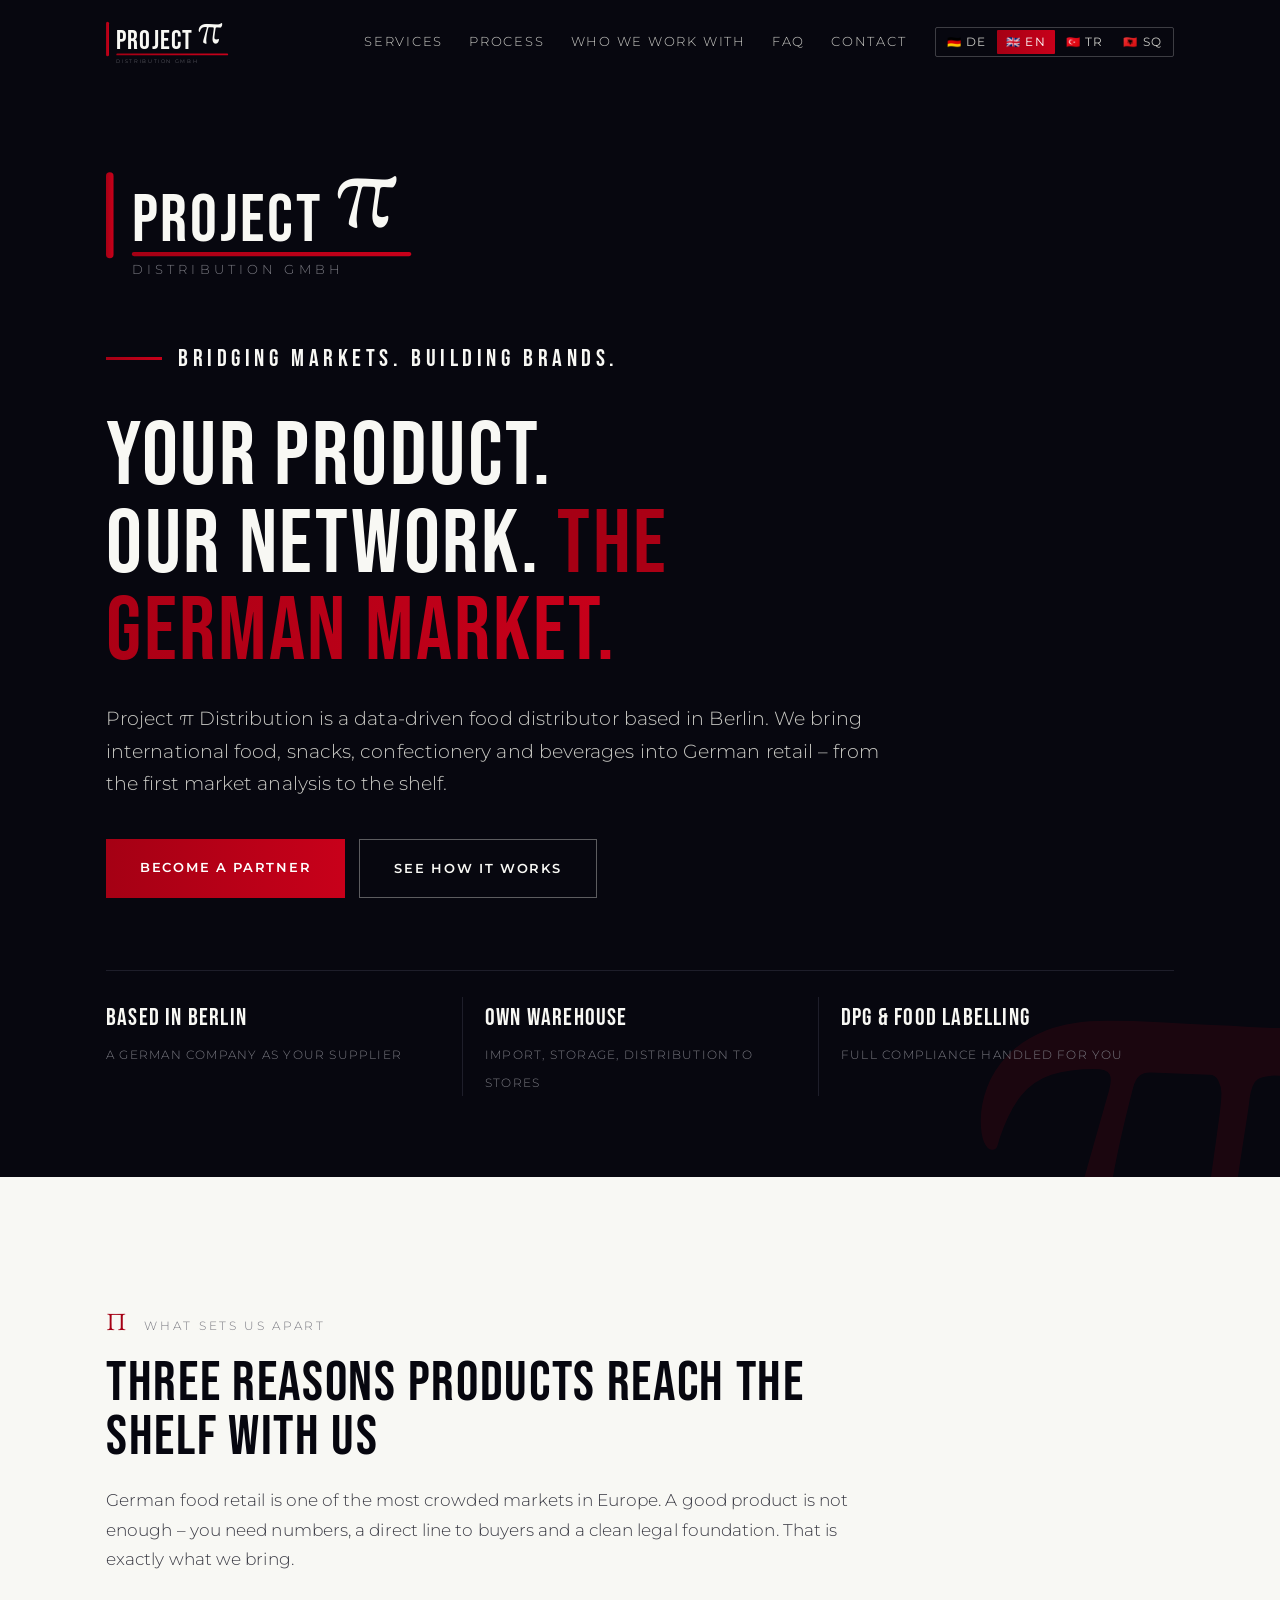
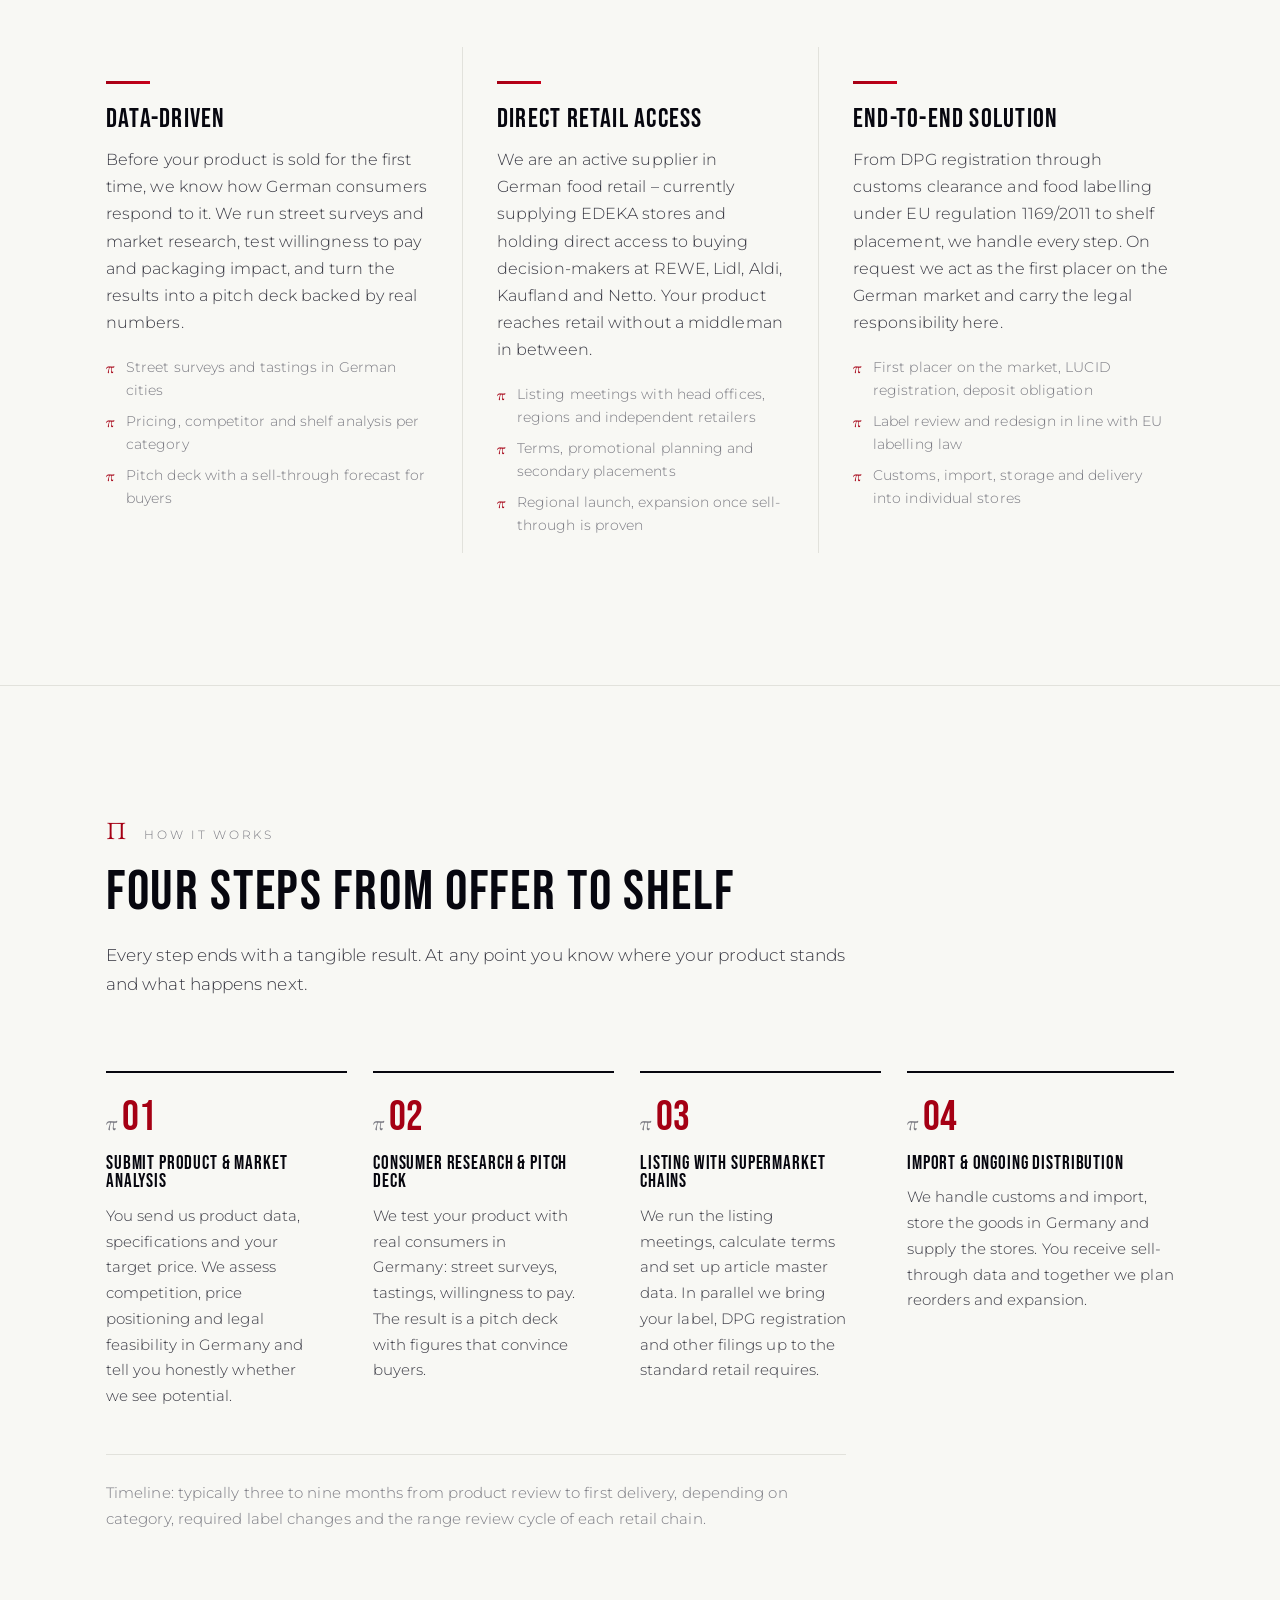
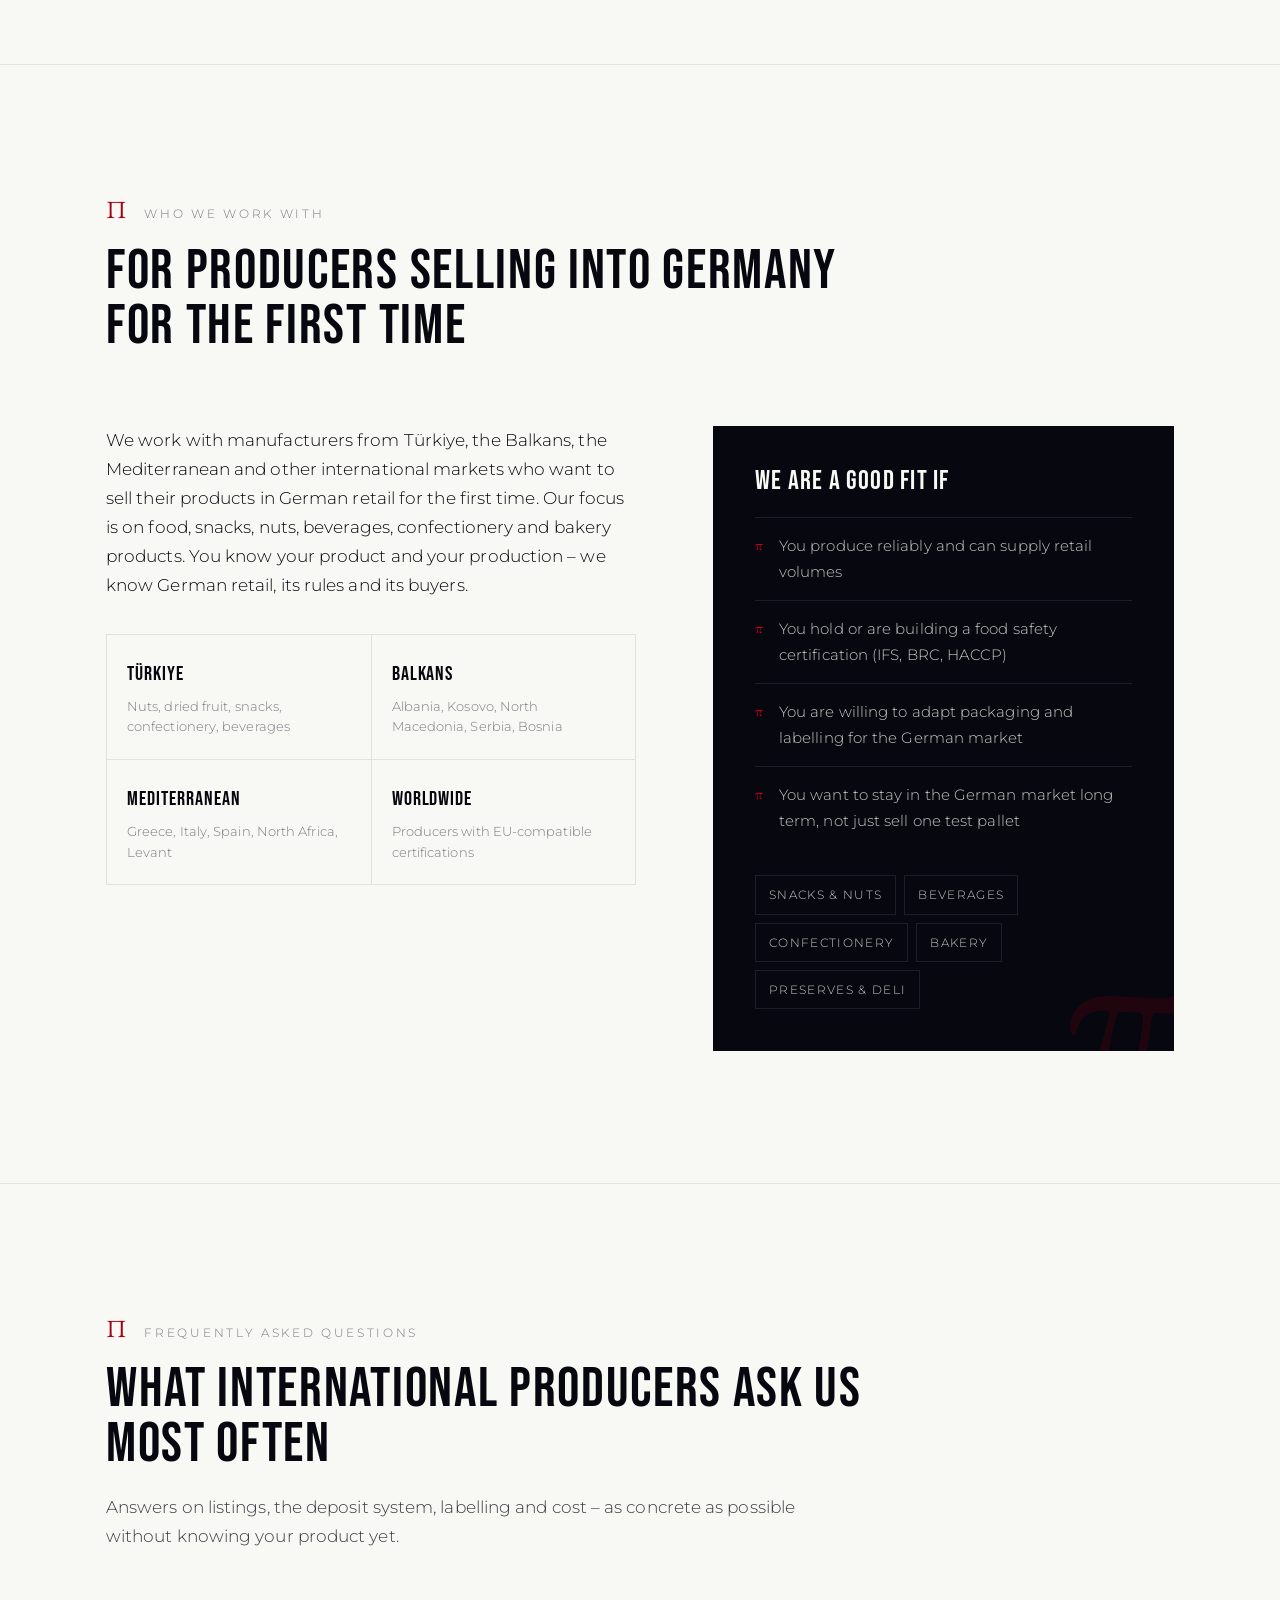
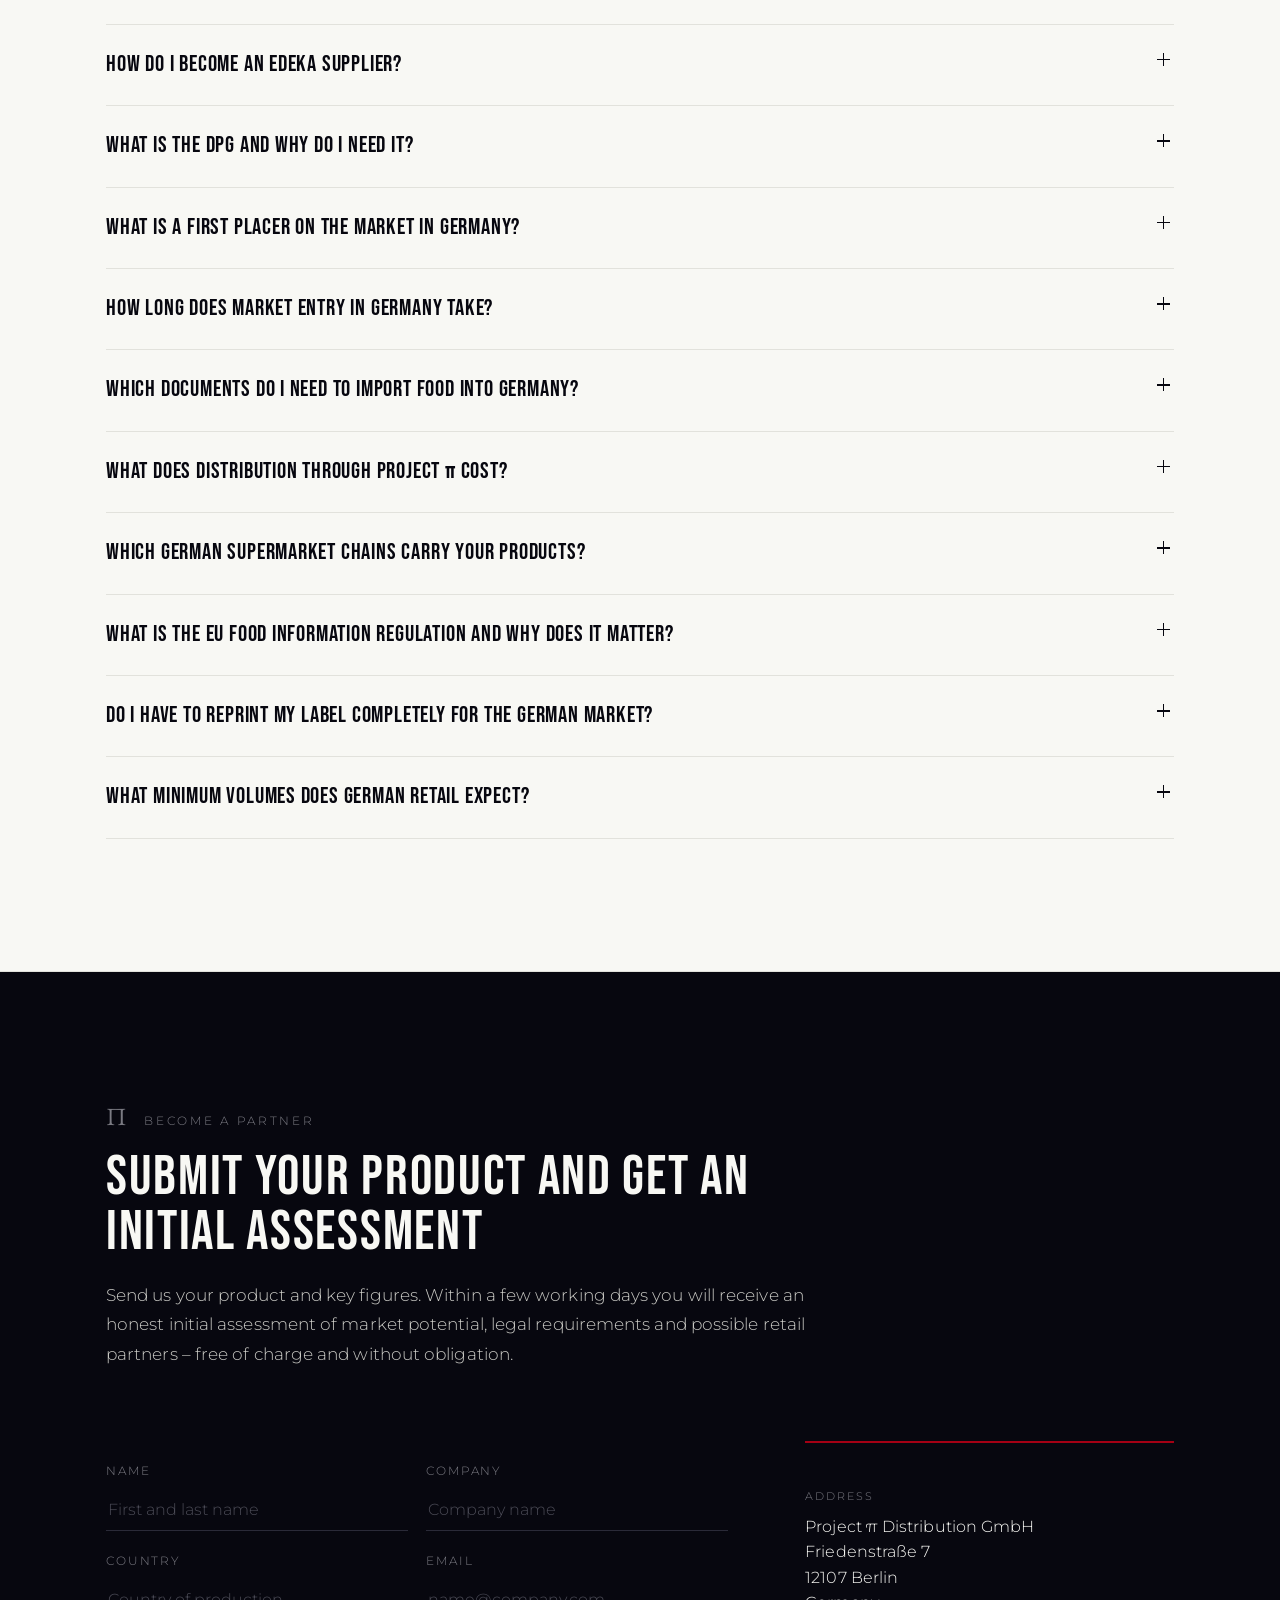
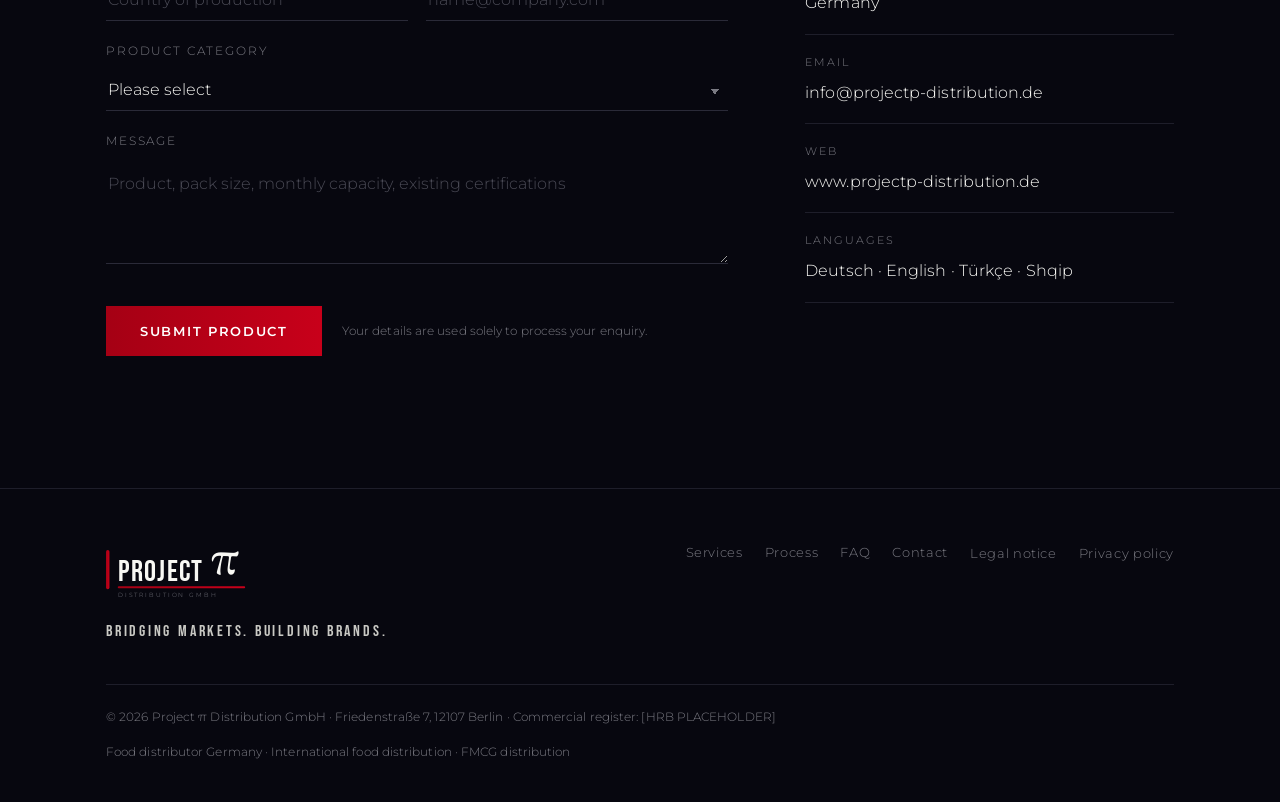
<file: index-3.html>
<!DOCTYPE html>
<html lang="de">
<head>
<meta charset="utf-8">
<meta name="viewport" content="width=device-width, initial-scale=1">
<title>Project π Distribution GmbH – Lebensmittel Distributor Deutschland | EDEKA Lieferant werden</title>
<meta name="description" content="Datengetriebene Lebensmitteldistribution aus Berlin. Wir bringen internationale Lebensmittel, Snacks und Getränke in den deutschen Einzelhandel – EDEKA, REWE, Lidl, Aldi, Kaufland. Marktforschung, DPG-Anmeldung, LMIV-Kennzeichnung, Zollabwicklung und Listung aus einer Hand.">
<meta name="keywords" content="Lebensmittel Distributor Deutschland, food distributor Germany, EDEKA Lieferant werden, REWE Lieferant werden, German supermarket supplier, Lebensmittel Importeur Deutschland, food importer Germany, Erstinverkehrbringer Deutschland, DPG Anmeldung, Deutsches Pfandsystem, Markteintritt Deutschland Lebensmittel, FMCG distributor Germany, international food distribution Germany, Turkish food distributor Germany, Balkan food distributor Germany, Mediterranean food Germany, Lebensmittel exportieren nach Deutschland, LMIV Kennzeichnung, EU food import regulations, Zollabwicklung Lebensmittel Deutschland, Pfandpflicht Deutschland, Supermarkt Lieferant Deutschland, data driven food distribution">
<meta name="robots" content="index, follow, max-snippet:-1, max-image-preview:large">
<meta name="author" content="Project π Distribution GmbH">
<link rel="canonical" href="https://www.projectp-distribution.de/">

<link rel="alternate" hreflang="de" href="https://www.projectp-distribution.de/?lang=de">
<link rel="alternate" hreflang="en" href="https://www.projectp-distribution.de/?lang=en">
<link rel="alternate" hreflang="tr" href="https://www.projectp-distribution.de/?lang=tr">
<link rel="alternate" hreflang="sq" href="https://www.projectp-distribution.de/?lang=sq">
<link rel="alternate" hreflang="x-default" href="https://www.projectp-distribution.de/">

<meta property="og:type" content="website">
<meta property="og:site_name" content="Project π Distribution GmbH">
<meta property="og:locale" content="de_DE">
<meta property="og:locale:alternate" content="en_GB">
<meta property="og:locale:alternate" content="tr_TR">
<meta property="og:locale:alternate" content="sq_AL">
<meta property="og:url" content="https://www.projectp-distribution.de/">
<meta property="og:title" content="Project π Distribution GmbH – Ihr Zugang zum deutschen Lebensmitteleinzelhandel">
<meta property="og:description" content="Datengetriebene Lebensmitteldistribution aus Berlin: Marktforschung, Listung bei deutschen Supermarktketten, DPG, LMIV, Import und Logistik aus einer Hand.">
<meta property="og:image" content="https://www.projectp-distribution.de/og-image.png">
<meta name="twitter:card" content="summary_large_image">
<meta name="twitter:title" content="Project π Distribution GmbH – Food Distributor Germany">
<meta name="twitter:description" content="Bridging markets. Building brands. Internationale Lebensmittelproduzenten in den deutschen Einzelhandel bringen.">
<meta name="twitter:image" content="https://www.projectp-distribution.de/og-image.png">
<meta name="theme-color" content="#07070F">

<link rel="preconnect" href="https://fonts.googleapis.com">
<link rel="preconnect" href="https://fonts.gstatic.com" crossorigin>
<link href="https://fonts.googleapis.com/css2?family=Bebas+Neue&family=EB+Garamond:wght@400;500&family=Montserrat:wght@300;400;600&display=swap" rel="stylesheet">
<link rel="icon" href="data:image/svg+xml,%3Csvg xmlns='http://www.w3.org/2000/svg' viewBox='0 0 100 100'%3E%3Crect width='100' height='100' fill='%2307070F'/%3E%3Ctext x='50' y='74' font-family='EB Garamond,Garamond,serif' font-size='78' fill='%23A50014' text-anchor='middle'%3E%CF%80%3C/text%3E%3C/svg%3E">

<script type="application/ld+json">
{
  "@context": "https://schema.org",
  "@graph": [
    {
      "@type": "Organization",
      "@id": "https://www.projectp-distribution.de/#organization",
      "name": "Project π Distribution GmbH",
      "alternateName": ["Project Pi Distribution GmbH", "Project P Distribution GmbH"],
      "url": "https://www.projectp-distribution.de/",
      "email": "info@projectp-distribution.de",
      "slogan": "Bridging markets. Building brands.",
      "description": "Datengetriebene Lebensmitteldistributionsagentur in Deutschland. Project π Distribution GmbH bringt internationale Lebensmittel, Snacks, Süßwaren und Getränke in den deutschen Lebensmitteleinzelhandel und übernimmt Marktforschung, Import, DPG-Anmeldung, LMIV-konforme Kennzeichnung, Zollabwicklung und Listung bei Supermarktketten.",
      "foundingLocation": {"@type": "Place", "name": "Berlin, Deutschland"},
      "address": {
        "@type": "PostalAddress",
        "streetAddress": "Friedenstraße 7",
        "postalCode": "12107",
        "addressLocality": "Berlin",
        "addressRegion": "Berlin",
        "addressCountry": "DE"
      },
      "contactPoint": [{
        "@type": "ContactPoint",
        "contactType": "sales",
        "email": "info@projectp-distribution.de",
        "areaServed": ["DE", "TR", "AL", "XK", "MK", "RS", "BA", "GR", "IT", "ES"],
        "availableLanguage": ["de", "en", "tr", "sq", "ar"]
      }],
      "knowsAbout": [
        "Lebensmittel Distributor Deutschland",
        "EDEKA Lieferant werden",
        "Erstinverkehrbringer Deutschland",
        "DPG Anmeldung Deutsches Pfandsystem",
        "LMIV Kennzeichnung",
        "Zollabwicklung Lebensmittel Deutschland",
        "FMCG distributor Germany",
        "German market entry for food products"
      ],
      "identifier": "[HRB PLATZHALTER]"
    },
    {
      "@type": "WebSite",
      "@id": "https://www.projectp-distribution.de/#website",
      "url": "https://www.projectp-distribution.de/",
      "name": "Project π Distribution GmbH",
      "publisher": {"@id": "https://www.projectp-distribution.de/#organization"},
      "inLanguage": ["de", "en", "tr", "sq"]
    },
    {
      "@type": "Service",
      "@id": "https://www.projectp-distribution.de/#service-data",
      "name": "Datengetriebene Marktforschung für den deutschen Lebensmittelmarkt",
      "serviceType": "Consumer insights Germany",
      "provider": {"@id": "https://www.projectp-distribution.de/#organization"},
      "areaServed": {"@type": "Country", "name": "Deutschland"},
      "description": "Straßenumfragen, Konsumententests und Marktforschung zu Preisbereitschaft und Verpackungswirkung. Die Ergebnisse werden zu einem Pitchdeck mit belastbaren Zahlen verdichtet, mit dem Einkäufer im deutschen Lebensmitteleinzelhandel entscheiden können."
    },
    {
      "@type": "Service",
      "@id": "https://www.projectp-distribution.de/#service-retail",
      "name": "Listung bei deutschen Supermarktketten",
      "serviceType": "German supermarket supplier access",
      "provider": {"@id": "https://www.projectp-distribution.de/#organization"},
      "areaServed": {"@type": "Country", "name": "Deutschland"},
      "description": "Direkter Zugang zu Einkaufsentscheidern im deutschen Lebensmitteleinzelhandel, darunter EDEKA, REWE, Lidl, Aldi, Kaufland und Netto. Project π tritt selbst als Lieferant auf, sodass kein Zwischenhändler zwischen Produzent und Handel steht."
    },
    {
      "@type": "Service",
      "@id": "https://www.projectp-distribution.de/#service-compliance",
      "name": "Import, Compliance und Logistik für Lebensmittel",
      "serviceType": "Food import compliance Germany",
      "provider": {"@id": "https://www.projectp-distribution.de/#organization"},
      "areaServed": {"@type": "Country", "name": "Deutschland"},
      "description": "Übernahme der Rolle des Erstinverkehrbringers, DPG-Anmeldung und Pfandkennzeichnung, LMIV-konforme Etikettierung, Zollabwicklung, Verpackungsregister LUCID sowie Lagerung und Feinverteilung bis in den Markt."
    },
    {
      "@type": "FAQPage",
      "@id": "https://www.projectp-distribution.de/#faq",
      "inLanguage": "de",
      "mainEntity": [
        {"@type": "Question", "name": "Wie werde ich EDEKA Lieferant?",
         "acceptedAnswer": {"@type": "Answer", "text": "EDEKA ist genossenschaftlich organisiert: Neben der Zentrale entscheiden sieben Regionalgesellschaften und selbstständige Kaufleute über die Listung eines Produkts. Für ein Neuprodukt brauchen Sie vollständige Artikelstammdaten (GLN und GTIN über GS1), eine LMIV-konforme Kennzeichnung in deutscher Sprache, ein Lebensmittelsicherheitszertifikat wie IFS oder BRC, gesicherte Lieferfähigkeit und ein durchgerechnetes Konditionenmodell. Entscheidend ist außerdem die Begründung: Einkäufer listen aus, was sie nicht durch Daten überzeugt. Project π übernimmt diesen Weg als Ihr deutscher Lieferant, bereitet Stammdaten, Kalkulation und Pitchdeck vor und führt die Listungsgespräche."}},
        {"@type": "Question", "name": "Was ist die DPG und warum brauche ich sie?",
         "acceptedAnswer": {"@type": "Answer", "text": "Die DPG (Deutsche Pfandsystem GmbH) betreibt das Clearingsystem für das deutsche Einwegpfand. Wer pfandpflichtige Einweggetränkeverpackungen erstmals in Deutschland in Verkehr bringt, muss sich als Erstinverkehrbringer bei der DPG registrieren und jede Verpackung mit dem DPG-Zeichen und einem gültigen EAN kennzeichnen. Auf pfandpflichtige Einweggetränke werden 25 Cent Pfand erhoben, das über das DPG-System zwischen Handel und Inverkehrbringer abgerechnet wird. Ohne diese Registrierung und Kennzeichnung darf kein deutscher Händler Ihr Getränk verkaufen."}},
        {"@type": "Question", "name": "Was ist ein Erstinverkehrbringer in Deutschland?",
         "acceptedAnswer": {"@type": "Answer", "text": "Erstinverkehrbringer ist, wer ein Produkt erstmals auf dem deutschen Markt bereitstellt. Diese Rolle trägt die volle rechtliche Verantwortung für Lebensmittelsicherheit, Rückverfolgbarkeit, korrekte Kennzeichnung nach LMIV, Registrierung im Verpackungsregister LUCID und gegebenenfalls die Pfandpflicht. Ein Produzent außerhalb der EU kann diese Rolle nicht selbst ausfüllen, ohne eine verantwortliche Person oder Niederlassung in der EU zu haben. Project π kann als deutscher Erstinverkehrbringer auftreten und diese Pflichten vertraglich übernehmen."}},
        {"@type": "Question", "name": "Wie lange dauert ein Markteintritt in Deutschland?",
         "acceptedAnswer": {"@type": "Answer", "text": "Realistisch sind drei bis neun Monate von der ersten Produktprüfung bis zur ersten Lieferung ins Regal. Die Produkt- und Marktanalyse dauert etwa zwei bis vier Wochen, die Konsumentenforschung mit Straßenumfragen vier bis sechs Wochen. Der Zeitpunkt der Listung hängt danach vom Sortimentszyklus der jeweiligen Kette ab, da viele Einkaufsabteilungen nur in festen Fenstern über Neulistungen entscheiden. Anpassungen an der Etikettierung oder der Rezeptur können den Zeitraum verlängern, deshalb prüfen wir beides so früh wie möglich."}},
        {"@type": "Question", "name": "Welche Dokumente brauche ich für den Lebensmittelimport nach Deutschland?",
         "acceptedAnswer": {"@type": "Answer", "text": "Erforderlich sind in der Regel eine vollständige Produktspezifikation, Zutatenverzeichnis mit Allergenen, eine Nährwertanalyse je 100 Gramm oder Milliliter, Angaben zur Haltbarkeit sowie ein Lebensmittelsicherheitszertifikat wie IFS, BRC oder ein HACCP-Nachweis. Für den Zoll kommen Handelsrechnung, Packliste, Ursprungsnachweis und die richtige Einreihung in den TARIC-Zolltarif hinzu. Produkte tierischen Ursprungs benötigen zusätzlich ein Veterinärzertifikat und die Anmeldung über TRACES. Wir prüfen Ihre vorhandenen Unterlagen und sagen Ihnen konkret, was fehlt."}},
        {"@type": "Question", "name": "Was kostet eine Distribution über Project π?",
         "acceptedAnswer": {"@type": "Answer", "text": "Es gibt keinen Pauschalpreis, weil Kategorie, Volumen, Pfandpflicht und Umfang der nötigen Anpassungen die Kosten bestimmen. Üblich sind zwei Modelle: Wir kaufen Ihre Ware ein und verdienen an der Handelsspanne als Lieferant, oder wir arbeiten für Marktforschung und Listung mit einem klar definierten Projekthonorar. Häufig ist eine Kombination sinnvoll, bei der die Vorleistung projektbezogen und die laufende Distribution über die Spanne läuft. Die erste Produktprüfung und die Ersteinschätzung zum Marktpotenzial sind kostenlos."}},
        {"@type": "Question", "name": "In welchen deutschen Supermarktketten sind eure Produkte erhältlich?",
         "acceptedAnswer": {"@type": "Answer", "text": "Wir beliefern den deutschen Lebensmitteleinzelhandel aktiv über EDEKA und arbeiten mit Einkaufsentscheidern bei REWE, Lidl, Aldi, Kaufland und Netto sowie mit Großhandel und Fachhandel. Der deutsche Handel ist stark dezentral, gerade bei EDEKA und REWE entscheiden Regionalgesellschaften und selbstständige Kaufleute mit. Deshalb starten viele Produkte regional und werden nach nachgewiesenem Abverkauf ausgeweitet. Welche Kette für Ihr Produkt die richtige ist, hängt von Preislage, Kategorie und Zielgruppe ab und wird im Rahmen der Marktanalyse festgelegt."}},
        {"@type": "Question", "name": "Was ist LMIV und warum ist es wichtig?",
         "acceptedAnswer": {"@type": "Answer", "text": "LMIV steht für Lebensmittelinformationsverordnung, die EU-Verordnung 1169/2011 über die Information der Verbraucher über Lebensmittel. Sie schreibt vor, welche Angaben auf der Verpackung stehen müssen: Bezeichnung, Zutatenverzeichnis mit hervorgehobenen Allergenen, Nettofüllmenge, Mindesthaltbarkeitsdatum, Nährwerttabelle je 100 Gramm oder Milliliter sowie Name und Anschrift des verantwortlichen Lebensmittelunternehmers in der EU. In Deutschland müssen diese Pflichtangaben in deutscher Sprache und mit einer Mindestschriftgröße von 1,2 Millimetern x-Höhe erscheinen. Ein falsches Etikett führt zu Beanstandungen durch die Lebensmittelüberwachung und im schlimmsten Fall zur Auslistung."}},
        {"@type": "Question", "name": "Muss ich mein Etikett für den deutschen Markt komplett neu drucken?",
         "acceptedAnswer": {"@type": "Answer", "text": "Nicht zwingend. Wenn Ihre bestehende Verpackung die Pflichtangaben bereits vollständig und lesbar enthält, reicht häufig ein deutschsprachiges Zusatzetikett, das fest und dauerhaft angebracht wird. Fehlen dagegen Angaben wie die Nährwerttabelle, oder ist die Schrift zu klein, ist eine Neugestaltung des Hauptetiketts der sauberere und langfristig günstigere Weg. Wir prüfen Ihre aktuelle Verpackung, sagen Ihnen, welcher Weg zulässig ist, und liefern eine druckfertige Vorlage."}},
        {"@type": "Question", "name": "Welche Mindestmengen erwartet der deutsche Handel?",
         "acceptedAnswer": {"@type": "Answer", "text": "Es gibt keine feste Grenze, aber der Handel erwartet Lieferfähigkeit über die gesamte Listungsdauer. Für einen regionalen Start reicht oft eine Produktionsmenge im Bereich weniger Paletten pro Monat, für eine nationale Listung müssen Sie in der Regel deutlich größere Volumen und kurze Nachlieferzeiten sicherstellen. Wichtiger als die reine Menge sind eine stabile Produktion, gleichbleibende Qualität und ausreichend Restlaufzeit bei der Anlieferung. Wir kalkulieren den benötigten Bedarf gemeinsam mit Ihnen, bevor wir eine Listung zusagen."}}
      ]
    }
  ]
}
</script>

<style>
:root{
  --night:#07070F;
  --burg:#A50014;
  --burg2:#C8001A;
  --warm:#F8F8F4;
  --steel:#7A7A82;
  --line:#E2E2DC;
  --line-dark:#1E1E2A;
  --grad:linear-gradient(90deg,#A50014 0%,#C8001A 100%);
  --maxw:1180px;
  --pad:clamp(20px,5vw,56px);
}
*{box-sizing:border-box;margin:0;padding:0}
html{scroll-behavior:smooth;scroll-padding-top:88px;-webkit-text-size-adjust:100%}
body{
  background:var(--warm);color:var(--night);
  font-family:'Montserrat',Helvetica,Arial,sans-serif;font-weight:300;
  font-size:16.5px;line-height:1.75;letter-spacing:.005em;
  overflow-x:hidden;
}
img,svg{display:block;max-width:100%}
a{color:inherit}
::selection{background:var(--burg);color:#fff}
:focus-visible{outline:2px solid var(--burg);outline-offset:3px}
@media (prefers-reduced-motion:reduce){html{scroll-behavior:auto}*{transition:none!important;animation:none!important}}

.wrap{max-width:var(--maxw);margin:0 auto;padding-left:var(--pad);padding-right:var(--pad)}
h1,h2,h3,.bebas{font-family:'Bebas Neue',Impact,sans-serif;font-weight:400;letter-spacing:.03em;line-height:.98}
h1{font-size:clamp(2.9rem,7.4vw,5.6rem)}
h2{font-size:clamp(2.1rem,4.6vw,3.5rem)}
h3{font-size:clamp(1.3rem,2.2vw,1.7rem);letter-spacing:.045em}
p{max-width:68ch}
.pi{font-family:'EB Garamond',Garamond,serif;font-weight:400}

/* ---------- NAV ---------- */
header.nav{position:fixed;top:0;left:0;right:0;z-index:90;transition:background .35s ease,box-shadow .35s ease,border-color .35s ease;border-bottom:1px solid transparent}
header.nav .bar{max-width:var(--maxw);margin:0 auto;padding:14px var(--pad);display:flex;align-items:center;gap:28px}
header.nav .logo{flex:0 0 auto}
header.nav .logo svg{width:172px;height:56px}
.logo-word,.logo-pi{fill:#F8F8F4;transition:fill .35s ease}
.logo-sub{fill:#7A7A82}
header.nav.solid{background:rgba(248,248,244,.96);backdrop-filter:blur(10px);border-bottom-color:var(--line)}
header.nav.solid .logo-word,header.nav.solid .logo-pi{fill:#07070F}
nav.links{margin-left:auto;display:flex;align-items:center;gap:26px}
nav.links a{font-size:.79rem;letter-spacing:.14em;text-transform:uppercase;text-decoration:none;color:#C9C9C4;transition:color .2s}
header.nav.solid nav.links a{color:var(--steel)}
nav.links a:hover{color:var(--burg)}
.langs{display:flex;gap:2px;border:1px solid rgba(255,255,255,.22);border-radius:2px;padding:2px}
header.nav.solid .langs{border-color:var(--line)}
.langs button{background:none;border:0;cursor:pointer;font-family:'Montserrat',sans-serif;font-weight:400;font-size:.72rem;letter-spacing:.1em;color:#C9C9C4;padding:5px 9px;border-radius:1px;transition:.2s}
header.nav.solid .langs button{color:var(--steel)}
.langs button:hover{color:#fff}
header.nav.solid .langs button:hover{color:var(--night)}
.langs button[aria-current="true"]{background:var(--grad);color:#fff}
header.nav.solid .langs button[aria-current="true"]{color:#fff}
.burger{display:none;background:none;border:1px solid rgba(255,255,255,.25);border-radius:2px;cursor:pointer;padding:9px 11px}
.burger span{display:block;width:19px;height:1.5px;background:#F8F8F4;margin:4px 0}
header.nav.solid .burger{border-color:var(--line)}
header.nav.solid .burger span{background:var(--night)}

/* ---------- BUTTONS ---------- */
.btn{display:inline-block;font-family:'Montserrat',sans-serif;font-weight:600;font-size:.82rem;letter-spacing:.13em;text-transform:uppercase;text-decoration:none;padding:17px 34px;border:0;cursor:pointer;transition:transform .18s ease,filter .18s ease}
.btn-primary{background:var(--grad);color:#fff}
.btn-primary:hover{filter:brightness(1.12);transform:translateY(-2px)}
.btn-ghost{border:1px solid rgba(248,248,244,.35);color:var(--warm);background:none}
.btn-ghost:hover{border-color:var(--warm)}
.btn-dark{background:var(--night);color:var(--warm)}
.btn-dark:hover{filter:brightness(1.5)}

/* ---------- HERO ---------- */
.hero{background:var(--night);color:var(--warm);position:relative;overflow:hidden;padding:clamp(140px,17vh,190px) 0 clamp(60px,9vh,96px)}
.hero .wrap{position:relative;z-index:2}
.hero-pi{position:absolute;right:-6vw;bottom:-16vh;font-family:'EB Garamond',serif;font-size:clamp(30rem,58vw,60rem);line-height:.7;color:#A50014;opacity:.13;z-index:1;pointer-events:none;user-select:none}
.hero-logo svg{width:min(430px,86vw);height:auto;margin-bottom:clamp(30px,5vh,52px)}
.hero h1{max-width:16ch;margin-bottom:26px}
.hero h1 em{font-style:normal;background:var(--grad);-webkit-background-clip:text;background-clip:text;color:transparent}
.hero .sub{font-size:clamp(1rem,1.55vw,1.16rem);color:#C9C9C4;max-width:60ch;margin-bottom:38px}
.slogan{display:flex;align-items:center;gap:16px;margin-bottom:34px}
.slogan .rule{width:56px;height:3px;background:var(--grad);flex:0 0 auto}
.slogan span{font-family:'Bebas Neue',sans-serif;font-size:clamp(1.05rem,2.1vw,1.5rem);letter-spacing:.19em;color:var(--warm)}
.hero-cta{display:flex;flex-wrap:wrap;gap:14px;margin-bottom:clamp(48px,8vh,78px)}
.trust{display:flex;flex-wrap:wrap;gap:0;border-top:1px solid var(--line-dark);padding-top:26px}
.trust div{flex:1 1 210px;padding-right:26px;border-left:1px solid var(--line-dark);padding-left:22px}
.trust div:first-child{border-left:0;padding-left:0}
.trust b{display:block;font-family:'Bebas Neue',sans-serif;font-size:1.5rem;letter-spacing:.05em;font-weight:400;color:var(--warm)}
.trust small{font-size:.76rem;letter-spacing:.1em;text-transform:uppercase;color:var(--steel)}

/* ---------- SECTIONS ---------- */
section.band{padding:clamp(76px,11vw,132px) 0;position:relative}
section.band + section.band{border-top:1px solid var(--line)}
section.band.contact{border-top-color:var(--night)}
.skip:focus{left:12px!important;top:12px;background:var(--warm);color:var(--night);padding:11px 16px;z-index:300;font-size:.85rem}
.mark{display:flex;align-items:baseline;gap:12px;margin-bottom:20px}
.mark .pi{font-size:1.55rem;color:var(--burg);line-height:1}
.mark span{font-size:.76rem;letter-spacing:.22em;text-transform:uppercase;color:var(--steel)}
.head{max-width:760px;margin-bottom:clamp(46px,6vw,72px)}
.head p{margin-top:20px;color:#3A3A44;font-size:1.05rem}

/* USP */
.pillars{display:grid;grid-template-columns:repeat(3,1fr);gap:0}
.pillar{padding:34px 34px 8px 34px;border-left:1px solid var(--line)}
.pillar:first-child{padding-left:0;border-left:0}
.pillar:last-child{padding-right:0}
.pillar .top{width:44px;height:3px;background:var(--grad);margin-bottom:22px}
.pillar h3{margin-bottom:14px}
.pillar p{font-size:.97rem;color:#3A3A44}
.pillar ul{list-style:none;margin-top:20px}
.pillar li{font-size:.88rem;color:var(--steel);padding-left:20px;position:relative;margin-bottom:9px;line-height:1.6}
.pillar li:before{content:"π";font-family:'EB Garamond',serif;color:var(--burg);position:absolute;left:0;top:-1px;font-size:1rem}

/* PROCESS */
.steps{display:grid;grid-template-columns:repeat(4,1fr);gap:0;counter-reset:s}
.step{padding:0 30px 0 0;border-top:2px solid var(--night);padding-top:24px;margin-right:26px}
.step:last-child{margin-right:0;padding-right:0}
.step .no{font-family:'Bebas Neue',sans-serif;font-size:2.6rem;line-height:1;color:var(--burg);display:flex;align-items:baseline;gap:5px;margin-bottom:16px}
.step .no .pi{font-size:1.35rem;color:var(--steel)}
.step h3{margin-bottom:12px;font-size:1.18rem}
.step p{font-size:.92rem;color:#3A3A44}
.proc-note{margin-top:44px;padding-top:26px;border-top:1px solid var(--line);font-size:.92rem;color:var(--steel);max-width:74ch}

/* TARGET */
.tgt{display:grid;grid-template-columns:1.15fr 1fr;gap:clamp(36px,6vw,84px);align-items:start}
.regions{display:grid;grid-template-columns:1fr 1fr;gap:1px;background:var(--line);border:1px solid var(--line);margin-top:34px}
.regions div{background:var(--warm);padding:22px 20px}
.regions b{font-family:'Bebas Neue',sans-serif;font-weight:400;font-size:1.22rem;letter-spacing:.05em;display:block;margin-bottom:5px}
.regions small{font-size:.83rem;color:var(--steel);line-height:1.55;display:block}
.fitbox{background:var(--night);color:var(--warm);padding:clamp(28px,3.4vw,42px);position:relative;overflow:hidden}
.fitbox .bgpi{position:absolute;right:-10px;bottom:-70px;font-family:'EB Garamond',serif;font-size:14rem;line-height:1;color:#A50014;opacity:.16}
.fitbox h3{margin-bottom:22px;position:relative;z-index:2}
.fitbox ul{list-style:none;position:relative;z-index:2}
.fitbox li{padding:15px 0 15px 24px;border-top:1px solid var(--line-dark);font-size:.93rem;color:#C9C9C4;position:relative}
.fitbox li:before{content:"π";font-family:'EB Garamond',serif;color:var(--burg2);position:absolute;left:0;top:14px}
.cats{display:flex;flex-wrap:wrap;gap:8px;margin-top:26px;position:relative;z-index:2}
.cats span{border:1px solid var(--line-dark);color:#C9C9C4;font-size:.76rem;letter-spacing:.11em;text-transform:uppercase;padding:8px 13px}

/* FAQ */
.faq{border-top:1px solid var(--line)}
.faq details{border-bottom:1px solid var(--line)}
.faq summary{list-style:none;cursor:pointer;padding:26px 44px 26px 0;position:relative;display:block;font-family:'Bebas Neue',sans-serif;font-size:clamp(1.15rem,2vw,1.42rem);letter-spacing:.035em;line-height:1.25;transition:color .2s}
.faq summary::-webkit-details-marker{display:none}
.faq summary:hover{color:var(--burg)}
.faq summary:after{content:"";position:absolute;right:4px;top:34px;width:13px;height:1.5px;background:var(--night);transition:transform .25s ease}
.faq summary:before{content:"";position:absolute;right:9.75px;top:28px;width:1.5px;height:13px;background:var(--night);transition:transform .25s ease,opacity .25s ease}
.faq details[open] summary:before{opacity:0;transform:rotate(90deg)}
.faq details[open] summary{color:var(--burg)}
.faq details[open] summary:after{background:var(--burg)}
.faq .ans{padding:0 clamp(0px,7vw,110px) 30px 0;font-size:.98rem;color:#3A3A44}
.faq .ans p{max-width:76ch}

/* CONTACT */
.contact{background:var(--night);color:var(--warm)}
.contact h2,.contact h3{color:var(--warm)}
.contact .head p{color:#C9C9C4}
.contact .mark span{color:var(--steel)}
.cgrid{display:grid;grid-template-columns:1.35fr .8fr;gap:clamp(36px,6vw,80px);align-items:start}
form .row{display:grid;grid-template-columns:1fr 1fr;gap:18px}
form label{display:block;font-size:.72rem;letter-spacing:.16em;text-transform:uppercase;color:var(--steel);margin:20px 0 8px}
form input,form select,form textarea{width:100%;background:transparent;border:0;border-bottom:1px solid #2A2A38;color:var(--warm);font-family:'Montserrat',sans-serif;font-weight:300;font-size:1rem;padding:11px 2px;transition:border-color .2s}
form textarea{resize:vertical;min-height:104px;line-height:1.6}
form input:focus,form select:focus,form textarea:focus{outline:none;border-bottom-color:var(--burg2)}
form select{appearance:none;border-radius:0;background-image:linear-gradient(45deg,transparent 50%,#7A7A82 50%),linear-gradient(135deg,#7A7A82 50%,transparent 50%);background-position:calc(100% - 13px) 20px,calc(100% - 8px) 20px;background-size:5px 5px,5px 5px;background-repeat:no-repeat;cursor:pointer}
form select option{background:#07070F;color:#F8F8F4}
form input::placeholder,form textarea::placeholder{color:#4A4A55}
form .send{margin-top:34px;display:flex;flex-wrap:wrap;align-items:center;gap:20px}
.formnote{font-size:.78rem;color:var(--steel);max-width:44ch;line-height:1.6}
.status{margin-top:18px;font-size:.9rem;display:none;padding:14px 16px;border-left:3px solid var(--burg2)}
.status.show{display:block}
.status.ok{background:rgba(165,0,20,.14);color:#F8F8F4}
.status.err{background:rgba(122,122,130,.16);color:#C9C9C4}
.cinfo{border-top:2px solid var(--burg);padding-top:26px}
.cinfo .item{padding:18px 0;border-bottom:1px solid var(--line-dark)}
.cinfo .k{font-size:.7rem;letter-spacing:.18em;text-transform:uppercase;color:var(--steel);margin-bottom:7px}
.cinfo .v{font-size:1rem;color:var(--warm);text-decoration:none;line-height:1.6;display:block}
a.v:hover{color:var(--burg2)}

/* FOOTER */
footer{background:var(--night);color:var(--steel);border-top:1px solid var(--line-dark);padding:52px 0 40px}
.fgrid{display:flex;flex-wrap:wrap;gap:30px;align-items:flex-start;justify-content:space-between}
footer .logo svg{width:196px;height:64px}
.ftag{font-family:'Bebas Neue',sans-serif;font-size:1.02rem;letter-spacing:.17em;color:#C9C9C4;margin-top:12px}
.flinks{display:flex;flex-wrap:wrap;gap:22px;align-items:center}
.flinks a,.flinks button{background:none;border:0;cursor:pointer;font-family:'Montserrat',sans-serif;font-weight:300;font-size:.82rem;color:var(--steel);text-decoration:none;letter-spacing:.05em}
.flinks a:hover,.flinks button:hover{color:var(--warm)}
.fbottom{margin-top:38px;padding-top:22px;border-top:1px solid var(--line-dark);display:flex;flex-wrap:wrap;gap:14px;justify-content:space-between;font-size:.76rem;line-height:1.7}

/* LEGAL OVERLAY */
.overlay{position:fixed;inset:0;background:rgba(7,7,15,.72);backdrop-filter:blur(4px);z-index:200;display:none;padding:5vh var(--pad)}
.overlay.open{display:block}
.sheet{background:var(--warm);max-width:760px;margin:0 auto;max-height:90vh;overflow:auto;padding:clamp(26px,4vw,52px);position:relative}
.sheet h2{margin-bottom:24px}
.sheet p{font-size:.95rem;margin-bottom:14px;color:#3A3A44}
.sheet .close{position:absolute;top:16px;right:18px;background:none;border:1px solid var(--line);cursor:pointer;font-size:1.1rem;line-height:1;padding:8px 12px;color:var(--night)}
.ph{background:rgba(165,0,20,.09);border-left:3px solid var(--burg);padding:12px 14px;font-size:.9rem;display:block;margin:14px 0}

/* RESPONSIVE */
@media(max-width:1000px){
  .pillars{grid-template-columns:1fr;gap:0}
  .pillar{padding:30px 0;border-left:0;border-top:1px solid var(--line)}
  .pillar:first-child{border-top:0;padding-top:0}
  .steps{grid-template-columns:1fr 1fr;gap:30px 0}
  .step{margin-right:26px}
  .step:nth-child(2n){margin-right:0;padding-right:0}
  .tgt,.cgrid{grid-template-columns:1fr}
}
@media(max-width:860px){
  nav.links{position:fixed;top:0;right:0;bottom:0;width:min(320px,84vw);background:var(--night);flex-direction:column;align-items:flex-start;justify-content:center;gap:26px;padding:0 34px;transform:translateX(102%);transition:transform .3s ease;z-index:95}
  nav.links.open{transform:translateX(0)}
  nav.links a{font-size:1rem;color:#F8F8F4}
  header.nav.solid nav.links a{color:#F8F8F4}
  .burger{display:block;margin-left:auto;order:3;z-index:96}
  .langs{order:2;margin-left:auto}
  header.nav .bar{gap:12px}
  header.nav .logo svg{width:142px;height:46px}
  .trust div{border-left:0;padding-left:0;border-top:1px solid var(--line-dark);padding-top:14px;margin-top:14px;flex:1 1 100%}
  .trust div:first-child{border-top:0;margin-top:0;padding-top:0}
  .regions{grid-template-columns:1fr}
  form .row{grid-template-columns:1fr;gap:0}
  .hero-pi{bottom:-8vh;right:-14vw;opacity:.1}
}
@media(max-width:560px){
  .langs button{padding:4px 6px;font-size:.66rem;white-space:nowrap}
  header.nav .logo svg{width:126px;height:41px}
  .steps{grid-template-columns:1fr}
  .step{margin-right:0;padding-right:0}
  .btn{width:100%;text-align:center}
  .hero-cta{flex-direction:column}
}
</style>
</head>
<body>

<a class="skip" href="#main" style="position:absolute;left:-9999px">Zum Inhalt springen</a>

<header class="nav" id="nav">
  <div class="bar">
    <a class="logo" href="#top" aria-label="Project Pi Distribution GmbH – Startseite">
      <svg viewBox="0 0 400 130" role="img" aria-label="Logo Project π Distribution GmbH – Lebensmittel Distributor Deutschland">
        <defs>
          <linearGradient id="burgNav" x1="0%" y1="0%" x2="100%" y2="0%">
            <stop offset="0%" stop-color="#A50014"/><stop offset="100%" stop-color="#C8001A"/>
          </linearGradient>
        </defs>
        <rect x="0" y="18" width="7" height="80" fill="url(#burgNav)" rx="3.5"/>
        <text class="logo-word" x="24" y="82" font-family="'Bebas Neue'" font-size="62" letter-spacing="0.04em">PROJECT</text>
        <text class="logo-pi" x="214" y="68" font-family="'EB Garamond'" font-size="108">π</text>
        <rect x="24" y="92" width="260" height="4" fill="url(#burgNav)" rx="2"/>
        <text class="logo-sub" x="24" y="113" font-family="'Montserrat'" font-weight="300" font-size="12" letter-spacing="0.32em">DISTRIBUTION GMBH</text>
      </svg>
    </a>
    <nav class="links" id="menu">
      <a href="#usp" data-i18n="nav.usp">Leistungen</a>
      <a href="#prozess" data-i18n="nav.process">Ablauf</a>
      <a href="#zielgruppe" data-i18n="nav.target">Für wen</a>
      <a href="#faq" data-i18n="nav.faq">FAQ</a>
      <a href="#kontakt" data-i18n="nav.contact">Kontakt</a>
    </nav>
    <div class="langs" role="group" aria-label="Sprache wählen / Choose language">
      <button type="button" data-lang="de" aria-current="true">🇩🇪 DE</button>
      <button type="button" data-lang="en">🇬🇧 EN</button>
      <button type="button" data-lang="tr">🇹🇷 TR</button>
      <button type="button" data-lang="sq">🇦🇱 SQ</button>
    </div>
    <button class="burger" id="burger" aria-label="Menü" aria-expanded="false"><span></span><span></span><span></span></button>
  </div>
</header>

<main id="main">
<section class="hero" id="top">
  <div class="hero-pi" aria-hidden="true">π</div>
  <div class="wrap">
    <div class="hero-logo">
      <svg viewBox="0 0 400 130" role="img" aria-label="Project π Distribution GmbH – datengetriebene Lebensmitteldistribution in Deutschland">
        <defs>
          <linearGradient id="burgHero" x1="0%" y1="0%" x2="100%" y2="0%">
            <stop offset="0%" stop-color="#A50014"/><stop offset="100%" stop-color="#C8001A"/>
          </linearGradient>
        </defs>
        <rect x="0" y="18" width="7" height="80" fill="url(#burgHero)" rx="3.5"/>
        <text x="24" y="82" font-family="'Bebas Neue'" font-size="62" fill="#F8F8F4" letter-spacing="0.04em">PROJECT</text>
        <text x="214" y="68" font-family="'EB Garamond'" font-size="108" fill="#F8F8F4">π</text>
        <rect x="24" y="92" width="260" height="4" fill="url(#burgHero)" rx="2"/>
        <text x="24" y="113" font-family="'Montserrat'" font-weight="300" font-size="12" fill="#7A7A82" letter-spacing="0.32em">DISTRIBUTION GMBH</text>
      </svg>
    </div>
    <div class="slogan"><span class="rule" aria-hidden="true"></span><span>Bridging markets. Building brands.</span></div>
    <h1 data-i18n="hero.h1">Ihr Produkt. Unser Netzwerk. <em>Der deutsche Markt.</em></h1>
    <p class="sub" data-i18n="hero.sub">Project π Distribution ist eine datengetriebene Lebensmitteldistribution aus Berlin. Wir bringen internationale Lebensmittel, Snacks, Süßwaren und Getränke in den deutschen Einzelhandel – von der ersten Marktanalyse bis zur Regalplatzierung.</p>
    <div class="hero-cta">
      <a class="btn btn-primary" href="#kontakt" data-i18n="hero.cta">Jetzt Partner werden</a>
      <a class="btn btn-ghost" href="#prozess" data-i18n="hero.ctaAlt">So funktioniert es</a>
    </div>
    <div class="trust">
      <div><b data-i18n="hero.t1b">Sitz in Berlin</b><small data-i18n="hero.t1s">Deutsche GmbH als Ihr Lieferant</small></div>
      <div><b data-i18n="hero.t2b">Eigenes Lager</b><small data-i18n="hero.t2s">Import, Lagerung, Feinverteilung</small></div>
      <div><b data-i18n="hero.t3b">DPG &amp; LMIV</b><small data-i18n="hero.t3s">Compliance vollständig übernommen</small></div>
    </div>
  </div>
</section>

<section class="band" id="usp">
  <div class="wrap">
    <div class="head">
      <div class="mark"><span class="pi" aria-hidden="true">π</span><span data-i18n="usp.mark">Das macht uns einzigartig</span></div>
      <h2 data-i18n="usp.title">Drei Gründe, warum Produkte mit uns im Regal landen</h2>
      <p data-i18n="usp.lead">Der deutsche Lebensmitteleinzelhandel ist einer der am dichtesten belegten Märkte Europas. Ein gutes Produkt reicht nicht – es braucht Zahlen, einen direkten Draht zum Einkauf und eine saubere rechtliche Basis. Genau das bringen wir mit.</p>
    </div>
    <div class="pillars">
      <article class="pillar">
        <div class="top" aria-hidden="true"></div>
        <h3 data-i18n="usp.1t">Datengetrieben</h3>
        <p data-i18n="usp.1b">Bevor Ihr Produkt zum ersten Mal verkauft wird, wissen wir, wie der deutsche Konsument darauf reagiert. Wir führen Straßenumfragen und Marktforschung durch, testen Preisbereitschaft und Verpackungswirkung und verdichten die Ergebnisse zu einem Pitchdeck mit belastbaren Zahlen.</p>
        <ul>
          <li data-i18n="usp.1l1">Straßenumfragen und Verkostungen in deutschen Städten</li>
          <li data-i18n="usp.1l2">Preis-, Wettbewerbs- und Regalplatzanalyse je Kategorie</li>
          <li data-i18n="usp.1l3">Pitchdeck mit Abverkaufsprognose für den Einkauf</li>
        </ul>
      </article>
      <article class="pillar">
        <div class="top" aria-hidden="true"></div>
        <h3 data-i18n="usp.2t">Direkter Handelszugang</h3>
        <p data-i18n="usp.2b">Wir sind aktiver Lieferant im deutschen Lebensmitteleinzelhandel – mit laufender Belieferung von EDEKA-Märkten und direktem Zugang zu Einkaufsentscheidern bei REWE, Lidl, Aldi, Kaufland und Netto. Ihr Produkt geht ohne Umweg über Zwischenhändler an den Handel.</p>
        <ul>
          <li data-i18n="usp.2l1">Listungsgespräche mit Zentralen, Regionen und Kaufleuten</li>
          <li data-i18n="usp.2l2">Konditionen, Werbeplanung und Zweitplatzierungen</li>
          <li data-i18n="usp.2l3">Regionaler Start, Ausweitung nach nachgewiesenem Abverkauf</li>
        </ul>
      </article>
      <article class="pillar">
        <div class="top" aria-hidden="true"></div>
        <h3 data-i18n="usp.3t">Komplettlösung</h3>
        <p data-i18n="usp.3b">Von der DPG-Anmeldung über die Zollabwicklung und LMIV-konforme Etikettierung bis zur Regalplatzierung übernehmen wir jeden Schritt. Auf Wunsch treten wir als Erstinverkehrbringer auf und tragen die rechtliche Verantwortung in Deutschland.</p>
        <ul>
          <li data-i18n="usp.3l1">Erstinverkehrbringer, LUCID-Registrierung, Pfandpflicht</li>
          <li data-i18n="usp.3l2">Etikettenprüfung und Neugestaltung nach LMIV</li>
          <li data-i18n="usp.3l3">Zoll, Import, Lagerung und Feinverteilung bis in den Markt</li>
        </ul>
      </article>
    </div>
  </div>
</section>

<section class="band" id="prozess">
  <div class="wrap">
    <div class="head">
      <div class="mark"><span class="pi" aria-hidden="true">π</span><span data-i18n="proc.mark">So funktioniert es</span></div>
      <h2 data-i18n="proc.title">Vier Schritte vom Angebot bis ins Regal</h2>
      <p data-i18n="proc.lead">Jeder Schritt endet mit einem greifbaren Ergebnis. Sie wissen zu jedem Zeitpunkt, wo Ihr Produkt steht und was als Nächstes passiert.</p>
    </div>
    <div class="steps">
      <article class="step">
        <div class="no"><span class="pi" aria-hidden="true">π</span>01</div>
        <h3 data-i18n="proc.1t">Produkt einreichen &amp; Marktanalyse</h3>
        <p data-i18n="proc.1b">Sie senden uns Produktdaten, Spezifikationen und Ihre Preisvorstellung. Wir prüfen Wettbewerb, Preislage und rechtliche Machbarkeit in Deutschland und sagen Ihnen ehrlich, ob wir Potenzial sehen.</p>
      </article>
      <article class="step">
        <div class="no"><span class="pi" aria-hidden="true">π</span>02</div>
        <h3 data-i18n="proc.2t">Marktforschung &amp; Pitchdeck</h3>
        <p data-i18n="proc.2b">Wir testen Ihr Produkt mit echten Konsumenten in Deutschland: Straßenumfragen, Verkostungen, Preisbereitschaft. Daraus entsteht ein Pitchdeck mit Zahlen, das Einkäufer überzeugt.</p>
      </article>
      <article class="step">
        <div class="no"><span class="pi" aria-hidden="true">π</span>03</div>
        <h3 data-i18n="proc.3t">Listung bei Supermarktketten</h3>
        <p data-i18n="proc.3b">Wir führen die Listungsgespräche, kalkulieren Konditionen und legen Artikelstammdaten an. Parallel bringen wir Etikett, DPG und Registrierungen auf den Stand, den der Handel verlangt.</p>
      </article>
      <article class="step">
        <div class="no"><span class="pi" aria-hidden="true">π</span>04</div>
        <h3 data-i18n="proc.4t">Import &amp; laufende Distribution</h3>
        <p data-i18n="proc.4b">Wir wickeln Zoll und Import ab, lagern die Ware in Deutschland und beliefern die Märkte. Sie erhalten Abverkaufsdaten und wir planen gemeinsam Nachbestellungen und Ausweitung.</p>
      </article>
    </div>
    <p class="proc-note" data-i18n="proc.note">Zeitrahmen: In der Regel drei bis neun Monate von der Produktprüfung bis zur ersten Lieferung, abhängig von Kategorie, nötigen Etikettenanpassungen und dem Sortimentszyklus der jeweiligen Handelskette.</p>
  </div>
</section>

<section class="band" id="zielgruppe">
  <div class="wrap">
    <div class="head">
      <div class="mark"><span class="pi" aria-hidden="true">π</span><span data-i18n="tgt.mark">Für wen wir arbeiten</span></div>
      <h2 data-i18n="tgt.title">Für Produzenten, die zum ersten Mal nach Deutschland liefern</h2>
    </div>
    <div class="tgt">
      <div>
        <p data-i18n="tgt.body">Wir arbeiten mit Herstellern aus der Türkei, dem Balkan, dem Mittelmeerraum und weiteren internationalen Märkten, die ihre Produkte erstmals im deutschen Einzelhandel verkaufen wollen. Unser Schwerpunkt liegt auf Lebensmitteln, Snacks, Nüssen, Getränken, Süßwaren und Backwaren. Sie kennen Ihr Produkt und Ihre Produktion – wir kennen den deutschen Handel, seine Regeln und seine Einkäufer.</p>
        <div class="regions">
          <div><b data-i18n="tgt.r1t">Türkei</b><small data-i18n="tgt.r1b">Nüsse, Trockenfrüchte, Snacks, Süßwaren, Getränke</small></div>
          <div><b data-i18n="tgt.r2t">Balkan</b><small data-i18n="tgt.r2b">Albanien, Kosovo, Nordmazedonien, Serbien, Bosnien</small></div>
          <div><b data-i18n="tgt.r3t">Mittelmeerraum</b><small data-i18n="tgt.r3b">Griechenland, Italien, Spanien, Nordafrika, Levante</small></div>
          <div><b data-i18n="tgt.r4t">Weltweit</b><small data-i18n="tgt.r4b">Produzenten mit EU-fähigen Zertifizierungen</small></div>
        </div>
      </div>
      <aside class="fitbox">
        <div class="bgpi" aria-hidden="true">π</div>
        <h3 data-i18n="tgt.fitt">Wir passen zusammen, wenn</h3>
        <ul>
          <li data-i18n="tgt.f1">Sie stabil produzieren und Mengen für den Handel liefern können</li>
          <li data-i18n="tgt.f2">Sie ein Lebensmittelsicherheitszertifikat haben oder aufbauen (IFS, BRC, HACCP)</li>
          <li data-i18n="tgt.f3">Sie bereit sind, Verpackung und Etikett für den deutschen Markt anzupassen</li>
          <li data-i18n="tgt.f4">Sie langfristig im deutschen Markt bleiben wollen, nicht nur eine Testpalette verkaufen</li>
        </ul>
        <div class="cats">
          <span data-i18n="tgt.c1">Snacks &amp; Nüsse</span>
          <span data-i18n="tgt.c2">Getränke</span>
          <span data-i18n="tgt.c3">Süßwaren</span>
          <span data-i18n="tgt.c4">Backwaren</span>
          <span data-i18n="tgt.c5">Konserven &amp; Feinkost</span>
        </div>
      </aside>
    </div>
  </div>
</section>

<section class="band" id="faq">
  <div class="wrap">
    <div class="head">
      <div class="mark"><span class="pi" aria-hidden="true">π</span><span data-i18n="faq.mark">Häufige Fragen</span></div>
      <h2 data-i18n="faq.title">Was internationale Produzenten uns am häufigsten fragen</h2>
      <p data-i18n="faq.lead">Antworten zu Listung, Pfandsystem, Kennzeichnung und Kosten – so konkret, wie es ohne Kenntnis Ihres Produkts möglich ist.</p>
    </div>
    <div class="faq">
      <details><summary data-i18n="faq.q1">Wie werde ich EDEKA Lieferant?</summary><div class="ans"><p data-i18n="faq.a1"></p></div></details>
      <details><summary data-i18n="faq.q2">Was ist die DPG und warum brauche ich sie?</summary><div class="ans"><p data-i18n="faq.a2"></p></div></details>
      <details><summary data-i18n="faq.q3">Was ist ein Erstinverkehrbringer in Deutschland?</summary><div class="ans"><p data-i18n="faq.a3"></p></div></details>
      <details><summary data-i18n="faq.q4">Wie lange dauert ein Markteintritt in Deutschland?</summary><div class="ans"><p data-i18n="faq.a4"></p></div></details>
      <details><summary data-i18n="faq.q5">Welche Dokumente brauche ich für den Lebensmittelimport nach Deutschland?</summary><div class="ans"><p data-i18n="faq.a5"></p></div></details>
      <details><summary data-i18n="faq.q6">Was kostet eine Distribution über Project π?</summary><div class="ans"><p data-i18n="faq.a6"></p></div></details>
      <details><summary data-i18n="faq.q7">In welchen deutschen Supermarktketten sind eure Produkte erhältlich?</summary><div class="ans"><p data-i18n="faq.a7"></p></div></details>
      <details><summary data-i18n="faq.q8">Was ist LMIV und warum ist es wichtig?</summary><div class="ans"><p data-i18n="faq.a8"></p></div></details>
      <details><summary data-i18n="faq.q9">Muss ich mein Etikett für den deutschen Markt komplett neu drucken?</summary><div class="ans"><p data-i18n="faq.a9"></p></div></details>
      <details><summary data-i18n="faq.q10">Welche Mindestmengen erwartet der deutsche Handel?</summary><div class="ans"><p data-i18n="faq.a10"></p></div></details>
    </div>
  </div>
</section>

<section class="band contact" id="kontakt">
  <div class="wrap">
    <div class="head">
      <div class="mark"><span class="pi" aria-hidden="true">π</span><span data-i18n="con.mark">Partner werden</span></div>
      <h2 data-i18n="con.title">Produkt einreichen und Ersteinschätzung erhalten</h2>
      <p data-i18n="con.lead">Schicken Sie uns Ihr Produkt und Ihre Eckdaten. Sie erhalten innerhalb weniger Werktage eine ehrliche Ersteinschätzung zu Marktpotenzial, rechtlichen Anforderungen und möglichen Handelspartnern – kostenlos und unverbindlich.</p>
    </div>
    <div class="cgrid">
      <form id="contactForm" action="https://formspree.io/f/mvkovjao" method="POST">
        <div class="row">
          <div>
            <label for="f-name" data-i18n="con.name">Name</label>
            <input id="f-name" name="name" type="text" required autocomplete="name" data-i18n-ph="con.namePh" placeholder="Vor- und Nachname">
          </div>
          <div>
            <label for="f-company" data-i18n="con.company">Unternehmen</label>
            <input id="f-company" name="company" type="text" required autocomplete="organization" data-i18n-ph="con.companyPh" placeholder="Firmenname">
          </div>
        </div>
        <div class="row">
          <div>
            <label for="f-country" data-i18n="con.country">Land</label>
            <input id="f-country" name="country" type="text" required autocomplete="country-name" data-i18n-ph="con.countryPh" placeholder="Produktionsland">
          </div>
          <div>
            <label for="f-email" data-i18n="con.email">E-Mail</label>
            <input id="f-email" name="email" type="email" required autocomplete="email" data-i18n-ph="con.emailPh" placeholder="name@unternehmen.com">
          </div>
        </div>
        <label for="f-cat" data-i18n="con.cat">Produktkategorie</label>
        <select id="f-cat" name="category" required>
          <option value="" disabled selected data-i18n="con.catPh">Bitte wählen</option>
          <option value="Snacks/Nuesse" data-i18n="con.cat1">Snacks / Nüsse</option>
          <option value="Getraenke" data-i18n="con.cat2">Getränke</option>
          <option value="Suesswaren" data-i18n="con.cat3">Süßwaren</option>
          <option value="Backwaren" data-i18n="con.cat4">Backwaren</option>
          <option value="Sonstiges" data-i18n="con.cat5">Sonstiges</option>
        </select>
        <label for="f-msg" data-i18n="con.msg">Nachricht</label>
        <textarea id="f-msg" name="message" required data-i18n-ph="con.msgPh" placeholder="Produkt, Verpackungsgröße, Kapazität pro Monat, vorhandene Zertifikate"></textarea>
        <input type="hidden" name="_subject" value="Produkteinreichung über projectp-distribution.de">
        <input type="text" name="_gotcha" style="display:none" tabindex="-1" autocomplete="off" aria-hidden="true">
        <div class="send">
          <button class="btn btn-primary" type="submit" data-i18n="con.submit">Produkt einreichen</button>
          <span class="formnote" data-i18n="con.note">Ihre Angaben werden ausschließlich zur Bearbeitung Ihrer Anfrage verwendet.</span>
        </div>
        <div class="status" id="formStatus" role="status" aria-live="polite"></div>
      </form>
      <div class="cinfo">
        <div class="item">
          <div class="k" data-i18n="con.kAddr">Adresse</div>
          <div class="v">Project π Distribution GmbH<br>Friedenstraße 7<br>12107 Berlin<br><span data-i18n="con.germany">Deutschland</span></div>
        </div>
        <div class="item">
          <div class="k" data-i18n="con.kMail">E-Mail</div>
          <a class="v" href="mailto:info@projectp-distribution.de">info@projectp-distribution.de</a>
        </div>
        <div class="item">
          <div class="k" data-i18n="con.kWeb">Web</div>
          <a class="v" href="https://www.projectp-distribution.de">www.projectp-distribution.de</a>
        </div>
        <div class="item">
          <div class="k" data-i18n="con.kLang">Sprachen</div>
          <div class="v">Deutsch · English · Türkçe · Shqip</div>
        </div>
      </div>
    </div>
  </div>
</section>
</main>

<footer>
  <div class="wrap">
    <div class="fgrid">
      <div>
        <div class="logo">
          <svg viewBox="0 0 400 130" role="img" aria-label="Project π Distribution GmbH Logo, Lebensmittel Distributor in Berlin">
            <defs>
              <linearGradient id="burgFoot" x1="0%" y1="0%" x2="100%" y2="0%">
                <stop offset="0%" stop-color="#A50014"/><stop offset="100%" stop-color="#C8001A"/>
              </linearGradient>
            </defs>
            <rect x="0" y="18" width="7" height="80" fill="url(#burgFoot)" rx="3.5"/>
            <text x="24" y="82" font-family="'Bebas Neue'" font-size="62" fill="#F8F8F4" letter-spacing="0.04em">PROJECT</text>
            <text x="214" y="68" font-family="'EB Garamond'" font-size="108" fill="#F8F8F4">π</text>
            <rect x="24" y="92" width="260" height="4" fill="url(#burgFoot)" rx="2"/>
            <text x="24" y="113" font-family="'Montserrat'" font-weight="300" font-size="12" fill="#7A7A82" letter-spacing="0.32em">DISTRIBUTION GMBH</text>
          </svg>
        </div>
        <div class="ftag">Bridging markets. Building brands.</div>
      </div>
      <div class="flinks">
        <a href="#usp" data-i18n="nav.usp">Leistungen</a>
        <a href="#prozess" data-i18n="nav.process">Ablauf</a>
        <a href="#faq" data-i18n="nav.faq">FAQ</a>
        <a href="#kontakt" data-i18n="nav.contact">Kontakt</a>
        <button type="button" data-legal="imprint" data-i18n="foot.imprint">Impressum</button>
        <button type="button" data-legal="privacy" data-i18n="foot.privacy">Datenschutz</button>
      </div>
    </div>
    <div class="fbottom">
      <div>© <span id="year">2026</span> Project π Distribution GmbH · Friedenstraße 7, 12107 Berlin · <span data-i18n="foot.hrb">Handelsregister: [HRB PLATZHALTER]</span></div>
      <div data-i18n="foot.claim">Lebensmittel Distributor Deutschland · Food distributor Germany · FMCG distribution</div>
    </div>
  </div>
</footer>

<div class="overlay" id="overlay">
  <div class="sheet" role="dialog" aria-modal="true" aria-labelledby="sheetTitle">
    <button class="close" id="sheetClose" aria-label="Schließen">✕</button>
    <h2 id="sheetTitle" data-i18n="legal.imprintT">Impressum</h2>
    <div id="sheetBody"></div>
  </div>
</div>

<script>
var T = {};

T.de = {
"meta.title":"Project π Distribution GmbH – Lebensmittel Distributor Deutschland | EDEKA Lieferant werden",
"meta.desc":"Datengetriebene Lebensmitteldistribution aus Berlin. Wir bringen internationale Lebensmittel, Snacks und Getränke in den deutschen Einzelhandel: Marktforschung, DPG-Anmeldung, LMIV-Kennzeichnung, Zollabwicklung und Listung aus einer Hand.",
"nav.usp":"Leistungen","nav.process":"Ablauf","nav.target":"Für wen","nav.faq":"FAQ","nav.contact":"Kontakt",
"hero.h1":"Ihr Produkt. Unser Netzwerk. <em>Der deutsche Markt.</em>",
"hero.sub":"Project π Distribution ist eine datengetriebene Lebensmitteldistribution aus Berlin. Wir bringen internationale Lebensmittel, Snacks, Süßwaren und Getränke in den deutschen Einzelhandel – von der ersten Marktanalyse bis zur Regalplatzierung.",
"hero.cta":"Jetzt Partner werden","hero.ctaAlt":"So funktioniert es",
"hero.t1b":"Sitz in Berlin","hero.t1s":"Deutsche GmbH als Ihr Lieferant",
"hero.t2b":"Eigenes Lager","hero.t2s":"Import, Lagerung, Feinverteilung",
"hero.t3b":"DPG &amp; LMIV","hero.t3s":"Compliance vollständig übernommen",
"usp.mark":"Das macht uns einzigartig",
"usp.title":"Drei Gründe, warum Produkte mit uns im Regal landen",
"usp.lead":"Der deutsche Lebensmitteleinzelhandel ist einer der am dichtesten belegten Märkte Europas. Ein gutes Produkt reicht nicht – es braucht Zahlen, einen direkten Draht zum Einkauf und eine saubere rechtliche Basis. Genau das bringen wir mit.",
"usp.1t":"Datengetrieben",
"usp.1b":"Bevor Ihr Produkt zum ersten Mal verkauft wird, wissen wir, wie der deutsche Konsument darauf reagiert. Wir führen Straßenumfragen und Marktforschung durch, testen Preisbereitschaft und Verpackungswirkung und verdichten die Ergebnisse zu einem Pitchdeck mit belastbaren Zahlen.",
"usp.1l1":"Straßenumfragen und Verkostungen in deutschen Städten",
"usp.1l2":"Preis-, Wettbewerbs- und Regalplatzanalyse je Kategorie",
"usp.1l3":"Pitchdeck mit Abverkaufsprognose für den Einkauf",
"usp.2t":"Direkter Handelszugang",
"usp.2b":"Wir sind aktiver Lieferant im deutschen Lebensmitteleinzelhandel – mit laufender Belieferung von EDEKA-Märkten und direktem Zugang zu Einkaufsentscheidern bei REWE, Lidl, Aldi, Kaufland und Netto. Ihr Produkt geht ohne Umweg über Zwischenhändler an den Handel.",
"usp.2l1":"Listungsgespräche mit Zentralen, Regionen und Kaufleuten",
"usp.2l2":"Konditionen, Werbeplanung und Zweitplatzierungen",
"usp.2l3":"Regionaler Start, Ausweitung nach nachgewiesenem Abverkauf",
"usp.3t":"Komplettlösung",
"usp.3b":"Von der DPG-Anmeldung über die Zollabwicklung und LMIV-konforme Etikettierung bis zur Regalplatzierung übernehmen wir jeden Schritt. Auf Wunsch treten wir als Erstinverkehrbringer auf und tragen die rechtliche Verantwortung in Deutschland.",
"usp.3l1":"Erstinverkehrbringer, LUCID-Registrierung, Pfandpflicht",
"usp.3l2":"Etikettenprüfung und Neugestaltung nach LMIV",
"usp.3l3":"Zoll, Import, Lagerung und Feinverteilung bis in den Markt",
"proc.mark":"So funktioniert es",
"proc.title":"Vier Schritte vom Angebot bis ins Regal",
"proc.lead":"Jeder Schritt endet mit einem greifbaren Ergebnis. Sie wissen zu jedem Zeitpunkt, wo Ihr Produkt steht und was als Nächstes passiert.",
"proc.1t":"Produkt einreichen &amp; Marktanalyse",
"proc.1b":"Sie senden uns Produktdaten, Spezifikationen und Ihre Preisvorstellung. Wir prüfen Wettbewerb, Preislage und rechtliche Machbarkeit in Deutschland und sagen Ihnen ehrlich, ob wir Potenzial sehen.",
"proc.2t":"Marktforschung &amp; Pitchdeck",
"proc.2b":"Wir testen Ihr Produkt mit echten Konsumenten in Deutschland: Straßenumfragen, Verkostungen, Preisbereitschaft. Daraus entsteht ein Pitchdeck mit Zahlen, das Einkäufer überzeugt.",
"proc.3t":"Listung bei Supermarktketten",
"proc.3b":"Wir führen die Listungsgespräche, kalkulieren Konditionen und legen Artikelstammdaten an. Parallel bringen wir Etikett, DPG und Registrierungen auf den Stand, den der Handel verlangt.",
"proc.4t":"Import &amp; laufende Distribution",
"proc.4b":"Wir wickeln Zoll und Import ab, lagern die Ware in Deutschland und beliefern die Märkte. Sie erhalten Abverkaufsdaten und wir planen gemeinsam Nachbestellungen und Ausweitung.",
"proc.note":"Zeitrahmen: In der Regel drei bis neun Monate von der Produktprüfung bis zur ersten Lieferung, abhängig von Kategorie, nötigen Etikettenanpassungen und dem Sortimentszyklus der jeweiligen Handelskette.",
"tgt.mark":"Für wen wir arbeiten",
"tgt.title":"Für Produzenten, die zum ersten Mal nach Deutschland liefern",
"tgt.body":"Wir arbeiten mit Herstellern aus der Türkei, dem Balkan, dem Mittelmeerraum und weiteren internationalen Märkten, die ihre Produkte erstmals im deutschen Einzelhandel verkaufen wollen. Unser Schwerpunkt liegt auf Lebensmitteln, Snacks, Nüssen, Getränken, Süßwaren und Backwaren. Sie kennen Ihr Produkt und Ihre Produktion – wir kennen den deutschen Handel, seine Regeln und seine Einkäufer.",
"tgt.r1t":"Türkei","tgt.r1b":"Nüsse, Trockenfrüchte, Snacks, Süßwaren, Getränke",
"tgt.r2t":"Balkan","tgt.r2b":"Albanien, Kosovo, Nordmazedonien, Serbien, Bosnien",
"tgt.r3t":"Mittelmeerraum","tgt.r3b":"Griechenland, Italien, Spanien, Nordafrika, Levante",
"tgt.r4t":"Weltweit","tgt.r4b":"Produzenten mit EU-fähigen Zertifizierungen",
"tgt.fitt":"Wir passen zusammen, wenn",
"tgt.f1":"Sie stabil produzieren und Mengen für den Handel liefern können",
"tgt.f2":"Sie ein Lebensmittelsicherheitszertifikat haben oder aufbauen (IFS, BRC, HACCP)",
"tgt.f3":"Sie bereit sind, Verpackung und Etikett für den deutschen Markt anzupassen",
"tgt.f4":"Sie langfristig im deutschen Markt bleiben wollen, nicht nur eine Testpalette verkaufen",
"tgt.c1":"Snacks &amp; Nüsse","tgt.c2":"Getränke","tgt.c3":"Süßwaren","tgt.c4":"Backwaren","tgt.c5":"Konserven &amp; Feinkost",
"faq.mark":"Häufige Fragen",
"faq.title":"Was internationale Produzenten uns am häufigsten fragen",
"faq.lead":"Antworten zu Listung, Pfandsystem, Kennzeichnung und Kosten – so konkret, wie es ohne Kenntnis Ihres Produkts möglich ist.",
"faq.q1":"Wie werde ich EDEKA Lieferant?",
"faq.a1":"EDEKA ist genossenschaftlich organisiert: Neben der Zentrale entscheiden sieben Regionalgesellschaften und selbstständige Kaufleute über die Listung eines Produkts. Für ein Neuprodukt brauchen Sie vollständige Artikelstammdaten (GLN und GTIN über GS1), eine LMIV-konforme Kennzeichnung in deutscher Sprache, ein Lebensmittelsicherheitszertifikat wie IFS oder BRC, gesicherte Lieferfähigkeit und ein durchgerechnetes Konditionenmodell. Entscheidend ist außerdem die Begründung: Einkäufer listen nicht, was sie nicht durch Daten überzeugt. Project π geht diesen Weg als Ihr deutscher Lieferant, bereitet Stammdaten, Kalkulation und Pitchdeck vor und führt die Listungsgespräche.",
"faq.q2":"Was ist die DPG und warum brauche ich sie?",
"faq.a2":"Die DPG (Deutsche Pfandsystem GmbH) betreibt das Clearingsystem für das deutsche Einwegpfand. Wer pfandpflichtige Einweggetränkeverpackungen erstmals in Deutschland in Verkehr bringt, muss sich als Erstinverkehrbringer bei der DPG registrieren und jede Verpackung mit dem DPG-Zeichen und einem gültigen EAN kennzeichnen. Auf pfandpflichtige Einweggetränke werden 25 Cent Pfand erhoben, das über das DPG-System zwischen Handel und Inverkehrbringer abgerechnet wird. Ohne diese Registrierung und Kennzeichnung darf kein deutscher Händler Ihr Getränk verkaufen – wir übernehmen die Anmeldung und die korrekte Kennzeichnung für Sie.",
"faq.q3":"Was ist ein Erstinverkehrbringer in Deutschland?",
"faq.a3":"Erstinverkehrbringer ist, wer ein Produkt erstmals auf dem deutschen Markt bereitstellt. Diese Rolle trägt die volle rechtliche Verantwortung für Lebensmittelsicherheit, Rückverfolgbarkeit, korrekte Kennzeichnung nach LMIV, die Registrierung im Verpackungsregister LUCID und gegebenenfalls die Pfandpflicht. Ein Produzent außerhalb der EU kann diese Rolle nicht selbst ausfüllen, ohne einen verantwortlichen Lebensmittelunternehmer mit Sitz in der EU zu benennen. Project π kann als deutscher Erstinverkehrbringer auftreten und diese Pflichten vertraglich übernehmen, sodass Sie sich auf Produktion und Lieferung konzentrieren.",
"faq.q4":"Wie lange dauert ein Markteintritt in Deutschland?",
"faq.a4":"Realistisch sind drei bis neun Monate von der ersten Produktprüfung bis zur ersten Lieferung ins Regal. Die Produkt- und Marktanalyse dauert etwa zwei bis vier Wochen, die Konsumentenforschung mit Straßenumfragen vier bis sechs Wochen. Der Zeitpunkt der Listung hängt danach vom Sortimentszyklus der jeweiligen Kette ab, da viele Einkaufsabteilungen nur in festen Fenstern über Neulistungen entscheiden. Anpassungen an Etikett oder Rezeptur können den Zeitraum verlängern, deshalb prüfen wir beides so früh wie möglich.",
"faq.q5":"Welche Dokumente brauche ich für den Lebensmittelimport nach Deutschland?",
"faq.a5":"Erforderlich sind in der Regel eine vollständige Produktspezifikation, ein Zutatenverzeichnis mit Allergenen, eine Nährwertanalyse je 100 Gramm oder Milliliter, Angaben zur Haltbarkeit sowie ein Lebensmittelsicherheitszertifikat wie IFS, BRC oder ein HACCP-Nachweis. Für den Zoll kommen Handelsrechnung, Packliste, Ursprungsnachweis und die richtige Einreihung in den TARIC-Zolltarif hinzu. Produkte tierischen Ursprungs benötigen zusätzlich ein Veterinärzertifikat und eine Anmeldung über TRACES. Wir prüfen Ihre vorhandenen Unterlagen und sagen Ihnen konkret, was fehlt und wie Sie es beschaffen.",
"faq.q6":"Was kostet eine Distribution über Project π?",
"faq.a6":"Es gibt keinen Pauschalpreis, weil Kategorie, Volumen, Pfandpflicht und der Umfang der nötigen Anpassungen die Kosten bestimmen. Üblich sind zwei Modelle: Wir kaufen Ihre Ware ein und verdienen an der Handelsspanne als Lieferant, oder wir arbeiten für Marktforschung und Listung mit einem klar definierten Projekthonorar. Häufig ist eine Kombination sinnvoll, bei der die Vorleistung projektbezogen abgerechnet wird und die laufende Distribution über die Spanne läuft. Die erste Produktprüfung und die Ersteinschätzung zum Marktpotenzial sind kostenlos und unverbindlich.",
"faq.q7":"In welchen deutschen Supermarktketten sind eure Produkte erhältlich?",
"faq.a7":"Wir beliefern den deutschen Lebensmitteleinzelhandel aktiv über EDEKA und arbeiten mit Einkaufsentscheidern bei REWE, Lidl, Aldi, Kaufland und Netto sowie mit Groß- und Fachhandel. Der deutsche Handel ist stark dezentral organisiert: Gerade bei EDEKA und REWE entscheiden Regionalgesellschaften und selbstständige Kaufleute mit. Deshalb starten viele Produkte regional und werden nach nachgewiesenem Abverkauf ausgeweitet. Welche Kette für Ihr Produkt die richtige ist, hängt von Preislage, Kategorie und Zielgruppe ab und wird in der Marktanalyse festgelegt.",
"faq.q8":"Was ist LMIV und warum ist es wichtig?",
"faq.a8":"LMIV steht für Lebensmittelinformationsverordnung, die EU-Verordnung 1169/2011 über die Information der Verbraucher über Lebensmittel. Sie schreibt vor, welche Angaben auf der Verpackung stehen müssen: Bezeichnung, Zutatenverzeichnis mit hervorgehobenen Allergenen, Nettofüllmenge, Mindesthaltbarkeitsdatum, Nährwerttabelle je 100 Gramm oder Milliliter sowie Name und Anschrift des verantwortlichen Lebensmittelunternehmers in der EU. In Deutschland müssen diese Pflichtangaben in deutscher Sprache und mit einer Mindestschriftgröße von 1,2 Millimetern x-Höhe erscheinen. Ein falsches Etikett führt zu Beanstandungen durch die Lebensmittelüberwachung und im schlimmsten Fall zur Auslistung.",
"faq.q9":"Muss ich mein Etikett für den deutschen Markt komplett neu drucken?",
"faq.a9":"Nicht zwingend. Wenn Ihre bestehende Verpackung die Pflichtangaben bereits vollständig und lesbar enthält, reicht häufig ein deutschsprachiges Zusatzetikett, das fest und dauerhaft angebracht wird. Fehlen dagegen Angaben wie die Nährwerttabelle, oder ist die Schrift zu klein, ist eine Neugestaltung des Hauptetiketts der sauberere und langfristig günstigere Weg. Wir prüfen Ihre aktuelle Verpackung, sagen Ihnen, welcher Weg zulässig ist, und liefern eine druckfertige Vorlage.",
"faq.q10":"Welche Mindestmengen erwartet der deutsche Handel?",
"faq.a10":"Es gibt keine feste Grenze, aber der Handel erwartet Lieferfähigkeit über die gesamte Listungsdauer. Für einen regionalen Start reicht oft eine Produktionsmenge im Bereich weniger Paletten pro Monat, für eine nationale Listung müssen Sie in der Regel deutlich größere Volumen und kurze Nachlieferzeiten sicherstellen. Wichtiger als die reine Menge sind eine stabile Produktion, gleichbleibende Qualität und ausreichend Restlaufzeit bei der Anlieferung. Wir kalkulieren den benötigten Bedarf gemeinsam mit Ihnen, bevor wir eine Listung zusagen.",
"con.mark":"Partner werden",
"con.title":"Produkt einreichen und Ersteinschätzung erhalten",
"con.lead":"Schicken Sie uns Ihr Produkt und Ihre Eckdaten. Sie erhalten innerhalb weniger Werktage eine ehrliche Ersteinschätzung zu Marktpotenzial, rechtlichen Anforderungen und möglichen Handelspartnern – kostenlos und unverbindlich.",
"con.name":"Name","con.namePh":"Vor- und Nachname",
"con.company":"Unternehmen","con.companyPh":"Firmenname",
"con.country":"Land","con.countryPh":"Produktionsland",
"con.email":"E-Mail","con.emailPh":"name@unternehmen.com",
"con.cat":"Produktkategorie","con.catPh":"Bitte wählen",
"con.cat1":"Snacks / Nüsse","con.cat2":"Getränke","con.cat3":"Süßwaren","con.cat4":"Backwaren","con.cat5":"Sonstiges",
"con.msg":"Nachricht","con.msgPh":"Produkt, Verpackungsgröße, Kapazität pro Monat, vorhandene Zertifikate",
"con.submit":"Produkt einreichen",
"con.note":"Ihre Angaben werden ausschließlich zur Bearbeitung Ihrer Anfrage verwendet.",
"con.ok":"Danke, Ihre Anfrage ist eingegangen. Wir melden uns innerhalb weniger Werktage.",
"con.err":"Das Senden hat nicht funktioniert. Bitte versuchen Sie es erneut oder schreiben Sie direkt an info@projectp-distribution.de.",
"con.kAddr":"Adresse","con.germany":"Deutschland","con.kMail":"E-Mail","con.kWeb":"Web","con.kLang":"Sprachen",
"foot.imprint":"Impressum","foot.privacy":"Datenschutz",
"foot.hrb":"Handelsregister: [HRB PLATZHALTER]",
"foot.claim":"Lebensmittel Distributor Deutschland · Food distributor Germany · FMCG distribution",
"legal.imprintT":"Impressum",
"legal.imprintBody":"<p>Angaben gemäß § 5 DDG</p><p><strong>Project P Distribution GmbH</strong><br>Friedenstraße 7<br>12107 Berlin<br>Deutschland</p><p>Vertreten durch: Khaled Walid Gani (Geschäftsführer)<br>Handelsregister: [HRB PLATZHALTER] – Eintragung ausstehend<br>Registergericht: Amtsgericht Charlottenburg<br>Umsatzsteuer-ID: [USt-IdNr. PLATZHALTER] – wird nach Eintragung ergänzt</p><p>Kontakt:<br>E-Mail: info@projectp-distribution.com<br>Web: www.projectp-distribution.com</p>",
"legal.privacyT":"Datenschutz",
"legal.privacyBody":"<p>Verantwortlich für die Datenverarbeitung auf dieser Website ist die Project π Distribution GmbH, Friedenstraße 7, 12107 Berlin, info@projectp-distribution.de.</p><p>Bei Nutzung des Kontaktformulars werden die von Ihnen eingegebenen Daten (Name, Unternehmen, Land, E-Mail-Adresse, Produktkategorie, Nachricht) an unseren Formulardienstleister Formspree übermittelt und ausschließlich zur Bearbeitung Ihrer Anfrage verwendet. Rechtsgrundlage ist Art. 6 Abs. 1 lit. b und f DSGVO.</p><p>Diese Website lädt Schriftarten von Google Fonts. Dabei wird Ihre IP-Adresse an Google übertragen. Es werden keine Analyse- oder Marketing-Cookies gesetzt.</p><p>Sie haben das Recht auf Auskunft, Berichtigung, Löschung, Einschränkung der Verarbeitung, Datenübertragbarkeit sowie ein Beschwerderecht bei einer Aufsichtsbehörde.</p><span class=\"ph\">[PLATZHALTER] Dieser Text ist ein Entwurf und muss vor dem Livegang durch eine vollständige, rechtssichere Datenschutzerklärung ersetzt werden.</span>",
"legal.close":"Schließen"
};

T.en = {
"meta.title":"Project π Distribution GmbH – Food Distributor Germany | Become an EDEKA Supplier",
"meta.desc":"Data-driven food distribution from Berlin. We bring international food, snacks and beverages into German retail: consumer research, DPG registration, food labelling, customs clearance and listings with German supermarket chains.",
"nav.usp":"Services","nav.process":"Process","nav.target":"Who we work with","nav.faq":"FAQ","nav.contact":"Contact",
"hero.h1":"Your product. Our network. <em>The German market.</em>",
"hero.sub":"Project π Distribution is a data-driven food distributor based in Berlin. We bring international food, snacks, confectionery and beverages into German retail – from the first market analysis to the shelf.",
"hero.cta":"Become a partner","hero.ctaAlt":"See how it works",
"hero.t1b":"Based in Berlin","hero.t1s":"A German company as your supplier",
"hero.t2b":"Own warehouse","hero.t2s":"Import, storage, distribution to stores",
"hero.t3b":"DPG &amp; food labelling","hero.t3s":"Full compliance handled for you",
"usp.mark":"What sets us apart",
"usp.title":"Three reasons products reach the shelf with us",
"usp.lead":"German food retail is one of the most crowded markets in Europe. A good product is not enough – you need numbers, a direct line to buyers and a clean legal foundation. That is exactly what we bring.",
"usp.1t":"Data-driven",
"usp.1b":"Before your product is sold for the first time, we know how German consumers respond to it. We run street surveys and market research, test willingness to pay and packaging impact, and turn the results into a pitch deck backed by real numbers.",
"usp.1l1":"Street surveys and tastings in German cities",
"usp.1l2":"Pricing, competitor and shelf analysis per category",
"usp.1l3":"Pitch deck with a sell-through forecast for buyers",
"usp.2t":"Direct retail access",
"usp.2b":"We are an active supplier in German food retail – currently supplying EDEKA stores and holding direct access to buying decision-makers at REWE, Lidl, Aldi, Kaufland and Netto. Your product reaches retail without a middleman in between.",
"usp.2l1":"Listing meetings with head offices, regions and independent retailers",
"usp.2l2":"Terms, promotional planning and secondary placements",
"usp.2l3":"Regional launch, expansion once sell-through is proven",
"usp.3t":"End-to-end solution",
"usp.3b":"From DPG registration through customs clearance and food labelling under EU regulation 1169/2011 to shelf placement, we handle every step. On request we act as the first placer on the German market and carry the legal responsibility here.",
"usp.3l1":"First placer on the market, LUCID registration, deposit obligation",
"usp.3l2":"Label review and redesign in line with EU labelling law",
"usp.3l3":"Customs, import, storage and delivery into individual stores",
"proc.mark":"How it works",
"proc.title":"Four steps from offer to shelf",
"proc.lead":"Every step ends with a tangible result. At any point you know where your product stands and what happens next.",
"proc.1t":"Submit product &amp; market analysis",
"proc.1b":"You send us product data, specifications and your target price. We assess competition, price positioning and legal feasibility in Germany and tell you honestly whether we see potential.",
"proc.2t":"Consumer research &amp; pitch deck",
"proc.2b":"We test your product with real consumers in Germany: street surveys, tastings, willingness to pay. The result is a pitch deck with figures that convince buyers.",
"proc.3t":"Listing with supermarket chains",
"proc.3b":"We run the listing meetings, calculate terms and set up article master data. In parallel we bring your label, DPG registration and other filings up to the standard retail requires.",
"proc.4t":"Import &amp; ongoing distribution",
"proc.4b":"We handle customs and import, store the goods in Germany and supply the stores. You receive sell-through data and together we plan reorders and expansion.",
"proc.note":"Timeline: typically three to nine months from product review to first delivery, depending on category, required label changes and the range review cycle of each retail chain.",
"tgt.mark":"Who we work with",
"tgt.title":"For producers selling into Germany for the first time",
"tgt.body":"We work with manufacturers from Türkiye, the Balkans, the Mediterranean and other international markets who want to sell their products in German retail for the first time. Our focus is on food, snacks, nuts, beverages, confectionery and bakery products. You know your product and your production – we know German retail, its rules and its buyers.",
"tgt.r1t":"Türkiye","tgt.r1b":"Nuts, dried fruit, snacks, confectionery, beverages",
"tgt.r2t":"Balkans","tgt.r2b":"Albania, Kosovo, North Macedonia, Serbia, Bosnia",
"tgt.r3t":"Mediterranean","tgt.r3b":"Greece, Italy, Spain, North Africa, Levant",
"tgt.r4t":"Worldwide","tgt.r4b":"Producers with EU-compatible certifications",
"tgt.fitt":"We are a good fit if",
"tgt.f1":"You produce reliably and can supply retail volumes",
"tgt.f2":"You hold or are building a food safety certification (IFS, BRC, HACCP)",
"tgt.f3":"You are willing to adapt packaging and labelling for the German market",
"tgt.f4":"You want to stay in the German market long term, not just sell one test pallet",
"tgt.c1":"Snacks &amp; nuts","tgt.c2":"Beverages","tgt.c3":"Confectionery","tgt.c4":"Bakery","tgt.c5":"Preserves &amp; deli",
"faq.mark":"Frequently asked questions",
"faq.title":"What international producers ask us most often",
"faq.lead":"Answers on listings, the deposit system, labelling and cost – as concrete as possible without knowing your product yet.",
"faq.q1":"How do I become an EDEKA supplier?",
"faq.a1":"EDEKA is organised as a cooperative: alongside the head office, seven regional companies and independent retailers decide whether a product gets listed. For a new product you need complete article master data (GLN and GTIN via GS1), labelling in German that complies with EU regulation 1169/2011, a food safety certificate such as IFS or BRC, reliable supply capability and a fully calculated terms model. Just as important is the business case, because buyers do not list what data has not convinced them of. Project π takes this route as your German supplier, prepares master data, calculations and the pitch deck, and runs the listing meetings.",
"faq.q2":"What is the DPG and why do I need it?",
"faq.a2":"The DPG (Deutsche Pfandsystem GmbH) operates the clearing system for the German one-way deposit scheme. Anyone placing deposit-liable single-use beverage packaging on the German market for the first time must register with the DPG as the first placer and mark every pack with the DPG logo and a valid EAN. A deposit of 25 cents applies to these beverages and is cleared between retail and the first placer through the DPG system. Without this registration and marking, no German retailer is allowed to sell your drink – we handle the registration and correct marking for you.",
"faq.q3":"What is a first placer on the market in Germany?",
"faq.a3":"The first placer is whoever makes a product available on the German market for the first time. This role carries full legal responsibility for food safety, traceability, correct labelling under EU regulation 1169/2011, registration in the LUCID packaging register and, where applicable, the deposit obligation. A producer outside the EU cannot fill this role without naming a responsible food business operator established in the EU. Project π can act as the German first placer and take on these duties contractually, so you can focus on production and delivery.",
"faq.q4":"How long does market entry in Germany take?",
"faq.a4":"Realistically three to nine months from the first product review to the first delivery to the shelf. Product and market analysis takes around two to four weeks, consumer research with street surveys another four to six weeks. The timing of the listing then depends on each chain's range review cycle, as many buying departments only decide on new listings in fixed windows. Changes to labels or recipes can extend the timeline, which is why we check both as early as possible.",
"faq.q5":"Which documents do I need to import food into Germany?",
"faq.a5":"You will usually need a complete product specification, an ingredient list with allergens, a nutritional analysis per 100 grams or millilitres, shelf life data and a food safety certificate such as IFS, BRC or documented HACCP. For customs you also need a commercial invoice, packing list, proof of origin and the correct TARIC classification. Products of animal origin additionally require a veterinary certificate and notification via TRACES. We review the documents you already have and tell you exactly what is missing and how to obtain it.",
"faq.q6":"What does distribution through Project π cost?",
"faq.a6":"There is no flat rate, because category, volume, deposit liability and the extent of required adaptations drive the cost. Two models are common: we buy your goods and earn on the trade margin as your supplier, or we work on a clearly defined project fee for market research and listing. Often a combination makes sense, with the upfront work billed as a project and ongoing distribution running through the margin. The first product review and initial assessment of market potential are free and without obligation.",
"faq.q7":"Which German supermarket chains carry your products?",
"faq.a7":"We actively supply German food retail through EDEKA and work with buying decision-makers at REWE, Lidl, Aldi, Kaufland and Netto, as well as with wholesale and specialist trade. German retail is highly decentralised: at EDEKA and REWE in particular, regional companies and independent retailers have a say. Many products therefore start regionally and expand once sell-through is proven. Which chain is right for your product depends on price positioning, category and target group, and is decided during the market analysis.",
"faq.q8":"What is the EU food information regulation and why does it matter?",
"faq.a8":"It is EU regulation 1169/2011 on the provision of food information to consumers, known in Germany as LMIV. It defines what must appear on the pack: product name, ingredient list with allergens highlighted, net quantity, best before date, a nutrition table per 100 grams or millilitres, and the name and address of the responsible food business operator in the EU. In Germany these mandatory details must appear in German with a minimum x-height of 1.2 millimetres. An incorrect label leads to objections from food control authorities and, in the worst case, to delisting.",
"faq.q9":"Do I have to reprint my label completely for the German market?",
"faq.a9":"Not necessarily. If your existing packaging already carries all mandatory information legibly, a firmly attached German-language additional label is often enough. If information such as the nutrition table is missing, or the type size is too small, redesigning the main label is the cleaner and cheaper route in the long run. We review your current packaging, tell you which route is permitted and supply a print-ready artwork.",
"faq.q10":"What minimum volumes does German retail expect?",
"faq.a10":"There is no fixed threshold, but retail expects you to supply reliably for the entire listing period. A regional launch often works with a few pallets per month, while a national listing usually requires substantially higher volumes and short lead times for reorders. More important than volume alone are stable production, consistent quality and sufficient remaining shelf life on delivery. We calculate the required capacity together with you before committing to a listing.",
"con.mark":"Become a partner",
"con.title":"Submit your product and get an initial assessment",
"con.lead":"Send us your product and key figures. Within a few working days you will receive an honest initial assessment of market potential, legal requirements and possible retail partners – free of charge and without obligation.",
"con.name":"Name","con.namePh":"First and last name",
"con.company":"Company","con.companyPh":"Company name",
"con.country":"Country","con.countryPh":"Country of production",
"con.email":"Email","con.emailPh":"name@company.com",
"con.cat":"Product category","con.catPh":"Please select",
"con.cat1":"Snacks / nuts","con.cat2":"Beverages","con.cat3":"Confectionery","con.cat4":"Bakery","con.cat5":"Other",
"con.msg":"Message","con.msgPh":"Product, pack size, monthly capacity, existing certifications",
"con.submit":"Submit product",
"con.note":"Your details are used solely to process your enquiry.",
"con.ok":"Thank you, we have received your enquiry and will get back to you within a few working days.",
"con.err":"Sending failed. Please try again or write to info@projectp-distribution.de directly.",
"con.kAddr":"Address","con.germany":"Germany","con.kMail":"Email","con.kWeb":"Web","con.kLang":"Languages",
"foot.imprint":"Legal notice","foot.privacy":"Privacy policy",
"foot.hrb":"Commercial register: [HRB PLACEHOLDER]",
"foot.claim":"Food distributor Germany · International food distribution · FMCG distribution",
"legal.imprintT":"Legal notice",
"legal.imprintBody":"<p>Information according to § 5 DDG (German Digital Services Act)</p><p><strong>Project P Distribution GmbH</strong><br>Friedenstraße 7<br>12107 Berlin<br>Germany</p><p>Represented by: Khaled Walid Gani (Managing Director)<br>Commercial register: [HRB PLACEHOLDER] – registration pending<br>Register court: Amtsgericht Charlottenburg<br>VAT ID: [VAT ID PLACEHOLDER] – will be added after registration</p><p>Contact:<br>Email: info@projectp-distribution.com<br>Web: www.projectp-distribution.com</p>",
"legal.privacyT":"Privacy policy",
"legal.privacyBody":"<p>The controller for data processing on this website is Project π Distribution GmbH, Friedenstraße 7, 12107 Berlin, info@projectp-distribution.de.</p><p>When you use the contact form, the data you enter (name, company, country, email address, product category, message) is transmitted to our form provider Formspree and used solely to process your enquiry. The legal basis is Art. 6 (1) (b) and (f) GDPR.</p><p>This website loads typefaces from Google Fonts, which transmits your IP address to Google. No analytics or marketing cookies are set.</p><p>You have the right to information, rectification, erasure, restriction of processing, data portability and to lodge a complaint with a supervisory authority.</p><span class=\"ph\">[PLACEHOLDER] This text is a draft and must be replaced with a complete, legally reviewed privacy policy before going live.</span>",
"legal.close":"Close"
};

T.tr = {
"meta.title":"Project π Distribution GmbH – Almanya Gıda Distribütörü | EDEKA Tedarikçisi Olun",
"meta.desc":"Berlin merkezli, veriye dayalı gıda distribütörü. Uluslararası gıda, atıştırmalık ve içecekleri Alman perakendesine taşıyoruz: pazar araştırması, DPG kaydı, etiketleme, gümrükleme ve zincir marketlerde listelenme.",
"nav.usp":"Hizmetler","nav.process":"Süreç","nav.target":"Kimlerle çalışıyoruz","nav.faq":"SSS","nav.contact":"İletişim",
"hero.h1":"Ürününüz. Ağımız. <em>Alman pazarı.</em>",
"hero.sub":"Project π Distribution, Berlin merkezli veriye dayalı bir gıda distribütörüdür. Uluslararası gıda, atıştırmalık, şekerleme ve içecekleri Alman perakendesine taşıyoruz – ilk pazar analizinden raf yerleşimine kadar.",
"hero.cta":"Partner olun","hero.ctaAlt":"Nasıl işliyor",
"hero.t1b":"Berlin merkezli","hero.t1s":"Tedarikçiniz olarak Alman şirketi",
"hero.t2b":"Kendi deposu","hero.t2s":"İthalat, depolama, mağaza dağıtımı",
"hero.t3b":"DPG ve etiketleme","hero.t3s":"Mevzuat uyumu tamamen bizde",
"usp.mark":"Bizi farklı kılan",
"usp.title":"Ürünlerin bizimle rafa çıkmasının üç nedeni",
"usp.lead":"Alman gıda perakendesi Avrupa'nın en yoğun pazarlarından biridir. İyi bir ürün tek başına yetmez: rakamlara, satın almacılarla doğrudan iletişime ve sağlam bir hukuki zemine ihtiyaç vardır. Getirdiğimiz tam olarak budur.",
"usp.1t":"Veriye dayalı",
"usp.1b":"Ürününüz ilk kez satılmadan önce Alman tüketicisinin ona nasıl tepki verdiğini biliyoruz. Sokak anketleri ve pazar araştırması yapıyor, fiyat kabulünü ve ambalaj etkisini test ediyor, sonuçları somut rakamlarla desteklenmiş bir sunuma dönüştürüyoruz.",
"usp.1l1":"Alman şehirlerinde sokak anketleri ve tadım çalışmaları",
"usp.1l2":"Kategori bazında fiyat, rakip ve raf analizi",
"usp.1l3":"Satın almacılar için satış tahminli sunum dosyası",
"usp.2t":"Doğrudan perakende erişimi",
"usp.2b":"Alman gıda perakendesinde aktif tedarikçiyiz: EDEKA marketlerine düzenli sevkiyat yapıyor, REWE, Lidl, Aldi, Kaufland ve Netto'daki satın alma karar vericilerine doğrudan erişiyoruz. Ürününüz araya aracı girmeden perakendeye ulaşır.",
"usp.2l1":"Merkez, bölge şirketleri ve bağımsız marketlerle listeleme görüşmeleri",
"usp.2l2":"Koşullar, promosyon planlaması ve ikincil teşhir",
"usp.2l3":"Bölgesel başlangıç, satış kanıtlandıkça yaygınlaşma",
"usp.3t":"Uçtan uca çözüm",
"usp.3b":"DPG kaydından gümrüklemeye, AB mevzuatına uygun etiketlemeden raf yerleşimine kadar her adımı üstleniyoruz. Talep halinde Almanya'da ürünü ilk piyasaya süren taraf olarak hukuki sorumluluğu da biz taşıyoruz.",
"usp.3l1":"İlk piyasaya süren sıfatı, LUCID kaydı, depozito yükümlülüğü",
"usp.3l2":"AB etiket mevzuatına göre etiket kontrolü ve yeniden tasarımı",
"usp.3l3":"Gümrük, ithalat, depolama ve mağaza bazlı dağıtım",
"proc.mark":"Nasıl işliyor",
"proc.title":"Tekliften rafa dört adım",
"proc.lead":"Her adım somut bir çıktıyla biter. Ürününüzün hangi aşamada olduğunu ve sırada ne olduğunu her an bilirsiniz.",
"proc.1t":"Ürün başvurusu ve pazar analizi",
"proc.1b":"Ürün verilerini, spesifikasyonları ve hedef fiyatınızı bize iletirsiniz. Almanya'daki rekabeti, fiyat konumlandırmasını ve hukuki uygunluğu inceler, potansiyel görüp görmediğimizi açıkça söyleriz.",
"proc.2t":"Tüketici araştırması ve sunum",
"proc.2b":"Ürününüzü Almanya'da gerçek tüketicilerle test ederiz: sokak anketleri, tadımlar, fiyat kabulü. Ortaya satın almacıları ikna eden, rakamlarla desteklenmiş bir sunum çıkar.",
"proc.3t":"Zincir marketlerde listelenme",
"proc.3b":"Listeleme görüşmelerini yürütür, koşulları hesaplar ve ürün ana verilerini oluştururuz. Aynı anda etiket, DPG ve gerekli kayıtları perakendenin beklediği seviyeye getiririz.",
"proc.4t":"İthalat ve sürekli dağıtım",
"proc.4b":"Gümrük ve ithalatı yürütür, malı Almanya'da depolar ve marketlere sevk ederiz. Satış verilerini sizinle paylaşır, yeni siparişleri ve büyümeyi birlikte planlarız.",
"proc.note":"Süre: ürün incelemesinden ilk sevkiyata kadar genellikle üç ila dokuz ay; kategoriye, gereken etiket değişikliklerine ve ilgili zincirin ürün gamı değerlendirme dönemine bağlıdır.",
"tgt.mark":"Kimlerle çalışıyoruz",
"tgt.title":"Almanya'ya ilk kez ürün gönderecek üreticiler için",
"tgt.body":"Türkiye, Balkanlar, Akdeniz bölgesi ve diğer uluslararası pazarlardan, ürünlerini ilk kez Alman perakendesinde satmak isteyen üreticilerle çalışıyoruz. Odağımız gıda, atıştırmalık, kuruyemiş, içecek, şekerleme ve unlu mamullerdir. Siz ürününüzü ve üretiminizi biliyorsunuz; biz Alman perakendesini, kurallarını ve satın almacılarını biliyoruz.",
"tgt.r1t":"Türkiye","tgt.r1b":"Kuruyemiş, kuru meyve, atıştırmalık, şekerleme, içecek",
"tgt.r2t":"Balkanlar","tgt.r2b":"Arnavutluk, Kosova, Kuzey Makedonya, Sırbistan, Bosna",
"tgt.r3t":"Akdeniz","tgt.r3b":"Yunanistan, İtalya, İspanya, Kuzey Afrika, Levant",
"tgt.r4t":"Dünya geneli","tgt.r4b":"AB standartlarına uygun sertifikaya sahip üreticiler",
"tgt.fitt":"Şu durumlarda birbirimize uygunuz",
"tgt.f1":"İstikrarlı üretim yapıyor ve perakende hacimlerini karşılayabiliyorsunuz",
"tgt.f2":"Gıda güvenliği sertifikanız var ya da hazırlıyorsunuz (IFS, BRC, HACCP)",
"tgt.f3":"Ambalaj ve etiketi Alman pazarına uyarlamaya açıksınız",
"tgt.f4":"Tek palet deneme değil, Alman pazarında uzun vadeli kalıcılık hedefliyorsunuz",
"tgt.c1":"Atıştırmalık &amp; kuruyemiş","tgt.c2":"İçecek","tgt.c3":"Şekerleme","tgt.c4":"Unlu mamuller","tgt.c5":"Konserve &amp; şarküteri",
"faq.mark":"Sık sorulan sorular",
"faq.title":"Uluslararası üreticilerin bize en çok sorduğu konular",
"faq.lead":"Listelenme, depozito sistemi, etiketleme ve maliyet hakkında – ürününüzü henüz bilmeden verilebilecek en somut yanıtlar.",
"faq.q1":"EDEKA tedarikçisi nasıl olurum?",
"faq.a1":"EDEKA kooperatif yapısıyla çalışır: merkezin yanı sıra yedi bölge şirketi ve bağımsız market sahipleri de bir ürünün listelenmesine karar verir. Yeni bir ürün için eksiksiz ürün ana verisi (GS1 üzerinden GLN ve GTIN), 1169/2011 sayılı AB tüzüğüne uygun Almanca etiket, IFS veya BRC gibi bir gıda güvenliği sertifikası, güvenilir tedarik kapasitesi ve baştan sona hesaplanmış bir koşul modeli gerekir. Bir de gerekçe şarttır, çünkü satın almacılar verilerle ikna olmadıkları ürünü listelemez. Project π bu yolu Alman tedarikçiniz olarak yürütür; ana verileri, hesaplamaları ve sunumu hazırlar, listeleme görüşmelerini yapar.",
"faq.q2":"DPG nedir ve neden gereklidir?",
"faq.a2":"DPG (Deutsche Pfandsystem GmbH), Almanya'daki tek kullanımlık depozito sisteminin takas altyapısını işletir. Depozitoya tabi tek kullanımlık içecek ambalajını Almanya'da ilk kez piyasaya süren taraf, DPG'ye kayıt olmak ve her ambalajı DPG işareti ile geçerli bir EAN ile işaretlemek zorundadır. Bu içeceklerde 25 sent depozito alınır ve tutar DPG sistemi üzerinden perakende ile ilk piyasaya süren arasında mahsuplaşır. Bu kayıt ve işaretleme olmadan hiçbir Alman perakendecisi ürününüzü satamaz; kaydı ve doğru işaretlemeyi sizin adınıza biz yaparız.",
"faq.q3":"Almanya'da ilk piyasaya süren taraf ne demek?",
"faq.a3":"İlk piyasaya süren, bir ürünü Alman pazarında ilk kez satışa sunan taraftır. Bu rol; gıda güvenliği, izlenebilirlik, 1169/2011 sayılı AB tüzüğüne uygun etiketleme, LUCID ambalaj kaydı ve gerektiğinde depozito yükümlülüğü açısından tam hukuki sorumluluğu taşır. AB dışındaki bir üretici, AB'de yerleşik sorumlu bir gıda işletmecisi belirlemeden bu rolü kendisi üstlenemez. Project π Almanya'da bu rolü üstlenebilir ve yükümlülükleri sözleşmeyle devralır; böylece siz üretime ve sevkiyata odaklanırsınız.",
"faq.q4":"Almanya'ya giriş ne kadar sürer?",
"faq.a4":"İlk ürün incelemesinden rafa ilk sevkiyata kadar gerçekçi süre üç ila dokuz aydır. Ürün ve pazar analizi yaklaşık iki ila dört hafta, sokak anketleriyle tüketici araştırması dört ila altı hafta sürer. Listelemenin zamanlaması ise zincirin ürün gamı değerlendirme dönemine bağlıdır; birçok satın alma birimi yeni listelemelere yalnızca belirli dönemlerde karar verir. Etiket veya reçete değişiklikleri süreyi uzatabilir, bu yüzden ikisini de mümkün olan en erken aşamada kontrol ederiz.",
"faq.q5":"Almanya'ya gıda ithalatı için hangi belgeler gerekir?",
"faq.a5":"Genellikle eksiksiz ürün spesifikasyonu, alerjenleri içeren bileşen listesi, 100 gram veya mililitre başına besin değeri analizi, raf ömrü bilgisi ve IFS, BRC ya da belgelenmiş HACCP gibi bir gıda güvenliği sertifikası gerekir. Gümrük için ayrıca ticari fatura, çeki listesi, menşe belgesi ve doğru TARIC gümrük tarife pozisyonu istenir. Hayvansal kökenli ürünler için ek olarak veteriner sertifikası ve TRACES üzerinden bildirim gerekir. Mevcut evraklarınızı inceler, neyin eksik olduğunu ve nasıl tamamlanacağını net biçimde söyleriz.",
"faq.q6":"Project π üzerinden dağıtımın maliyeti nedir?",
"faq.a6":"Sabit bir fiyat yoktur; kategori, hacim, depozito yükümlülüğü ve gereken uyarlamaların kapsamı maliyeti belirler. İki model yaygındır: ürününüzü satın alır ve tedarikçi olarak ticari marjdan kazanırız ya da pazar araştırması ve listeleme için net tanımlı bir proje bedeliyle çalışırız. Çoğu zaman ön çalışmanın proje bazlı, sürekli dağıtımın marj üzerinden yürüdüğü bir kombinasyon en mantıklısıdır. İlk ürün incelemesi ve pazar potansiyeline dair ilk değerlendirme ücretsiz ve bağlayıcı değildir.",
"faq.q7":"Ürünleriniz hangi Alman zincir marketlerinde bulunuyor?",
"faq.a7":"Alman gıda perakendesine aktif olarak EDEKA üzerinden tedarik yapıyor; REWE, Lidl, Aldi, Kaufland ve Netto'daki satın alma karar vericileriyle ve ayrıca toptan ve özel ürün ticaretiyle çalışıyoruz. Alman perakendesi güçlü biçimde merkezsizdir: özellikle EDEKA ve REWE'de bölge şirketleri ve bağımsız marketler de söz sahibidir. Bu nedenle birçok ürün bölgesel başlar ve satış performansı kanıtlandıkça yaygınlaşır. Ürününüz için doğru zincir; fiyat konumu, kategori ve hedef kitleye göre pazar analizinde belirlenir.",
"faq.q8":"LMIV nedir ve neden önemlidir?",
"faq.a8":"LMIV, tüketicilere gıda bilgisi sunulmasına ilişkin 1169/2011 sayılı AB tüzüğünün Almanya'daki adıdır. Ambalajda yer alması gerekenleri tanımlar: ürün adı, alerjenleri vurgulanmış bileşen listesi, net miktar, tavsiye edilen tüketim tarihi, 100 gram veya mililitre başına besin değeri tablosu ve AB'deki sorumlu gıda işletmecisinin adı ile adresi. Almanya'da bu zorunlu bilgiler Almanca ve en az 1,2 milimetre x-yüksekliğinde yazılmalıdır. Hatalı etiket, gıda denetim makamlarının itirazına ve en kötü ihtimalle ürünün listeden çıkarılmasına yol açar.",
"faq.q9":"Etiketimi Alman pazarı için baştan bastırmak zorunda mıyım?",
"faq.a9":"Zorunlu değil. Mevcut ambalajınız tüm zorunlu bilgileri okunaklı biçimde taşıyorsa, kalıcı olarak yapıştırılan Almanca ek etiket çoğu zaman yeterlidir. Besin değeri tablosu gibi bilgiler eksikse veya punto çok küçükse, ana etiketi yeniden tasarlamak uzun vadede daha temiz ve daha ekonomik yoldur. Mevcut ambalajınızı inceler, hangi yolun mevzuata uygun olduğunu söyler ve baskıya hazır tasarımı teslim ederiz.",
"faq.q10":"Alman perakendesi hangi asgari miktarları bekler?",
"faq.a10":"Sabit bir eşik yoktur, ancak perakende listeleme süresi boyunca kesintisiz tedarik bekler. Bölgesel bir başlangıç için ayda birkaç palet çoğu zaman yeterlidir; ulusal listeleme ise genellikle çok daha yüksek hacim ve kısa termin süresi gerektirir. Miktardan daha önemlisi istikrarlı üretim, sabit kalite ve teslimatta yeterli kalan raf ömrüdür. Listeleme sözü vermeden önce gereken kapasiteyi sizinle birlikte hesaplarız.",
"con.mark":"Partner olun",
"con.title":"Ürününüzü gönderin, ilk değerlendirmeyi alın",
"con.lead":"Ürününüzü ve temel bilgileri bize iletin. Birkaç iş günü içinde pazar potansiyeli, yasal gereklilikler ve olası perakende partnerleri hakkında dürüst bir ilk değerlendirme alırsınız – ücretsiz ve bağlayıcı olmadan.",
"con.name":"Ad Soyad","con.namePh":"Ad ve soyad",
"con.company":"Firma","con.companyPh":"Firma adı",
"con.country":"Ülke","con.countryPh":"Üretim ülkesi",
"con.email":"E-posta","con.emailPh":"ad@firma.com",
"con.cat":"Ürün kategorisi","con.catPh":"Lütfen seçin",
"con.cat1":"Atıştırmalık / kuruyemiş","con.cat2":"İçecek","con.cat3":"Şekerleme","con.cat4":"Unlu mamuller","con.cat5":"Diğer",
"con.msg":"Mesaj","con.msgPh":"Ürün, ambalaj boyutu, aylık kapasite, mevcut sertifikalar",
"con.submit":"Ürünü gönder",
"con.note":"Verileriniz yalnızca talebinizin değerlendirilmesi için kullanılır.",
"con.ok":"Teşekkürler, talebiniz bize ulaştı. Birkaç iş günü içinde size dönüş yapacağız.",
"con.err":"Gönderim başarısız oldu. Lütfen tekrar deneyin veya doğrudan info@projectp-distribution.de adresine yazın.",
"con.kAddr":"Adres","con.germany":"Almanya","con.kMail":"E-posta","con.kWeb":"Web","con.kLang":"Diller",
"foot.imprint":"Künye","foot.privacy":"Gizlilik",
"foot.hrb":"Ticaret sicili: [HRB PLATZHALTER]",
"foot.claim":"Almanya gıda distribütörü · Food distributor Germany · FMCG dağıtım",
"legal.imprintT":"Künye",
"legal.imprintBody":"<p>Alman Dijital Hizmetler Yasası § 5 DDG uyarınca bilgiler</p><p><strong>Project P Distribution GmbH</strong><br>Friedenstraße 7<br>12107 Berlin<br>Almanya</p><p>Temsilci: Khaled Walid Gani (Genel Müdür)<br>Ticaret sicili: [HRB PLATZHALTER] – kayıt beklemede<br>Sicil mahkemesi: Amtsgericht Charlottenburg<br>Vergi kimlik no: [VERGİ NO PLATZHALTER] – kayıt sonrası eklenecek</p><p>İletişim:<br>E-posta: info@projectp-distribution.com<br>Web: www.projectp-distribution.com</p>",
"legal.privacyT":"Gizlilik politikası",
"legal.privacyBody":"<p>Bu web sitesindeki veri işlemeden sorumlu taraf: Project π Distribution GmbH, Friedenstraße 7, 12107 Berlin, info@projectp-distribution.de.</p><p>İletişim formunu kullandığınızda girdiğiniz veriler (ad, firma, ülke, e-posta adresi, ürün kategorisi, mesaj) form hizmet sağlayıcımız Formspree'ye iletilir ve yalnızca talebinizin işlenmesi için kullanılır. Hukuki dayanak GDPR Madde 6/1 (b) ve (f) hükümleridir.</p><p>Bu site yazı tiplerini Google Fonts üzerinden yükler; bu sırada IP adresiniz Google'a aktarılır. Analiz veya pazarlama çerezi kullanılmaz.</p><p>Bilgi alma, düzeltme, silme, işlemenin kısıtlanması, veri taşınabilirliği ve denetim makamına şikâyet haklarına sahipsiniz.</p><span class=\"ph\">[PLATZHALTER] Bu metin taslaktır ve yayına almadan önce eksiksiz, hukuken denetlenmiş bir gizlilik politikasıyla değiştirilmelidir.</span>",
"legal.close":"Kapat"
};

T.sq = {
"meta.title":"Project π Distribution GmbH – Distributor Ushqimor në Gjermani | Bëhuni furnitor i EDEKA-s",
"meta.desc":"Distribucion ushqimor i bazuar në të dhëna, me qendër në Berlin. Sjellim ushqime, snacks dhe pije ndërkombëtare në tregtinë gjermane: hulumtim tregu, regjistrim DPG, etiketim, doganë dhe listim në zinxhirët e supermarketeve.",
"nav.usp":"Shërbimet","nav.process":"Procesi","nav.target":"Me kë punojmë","nav.faq":"Pyetje të shpeshta","nav.contact":"Kontakt",
"hero.h1":"Produkti juaj. Rrjeti ynë. <em>Tregu gjerman.</em>",
"hero.sub":"Project π Distribution është një distributor ushqimor i bazuar në të dhëna, me seli në Berlin. Sjellim ushqime, snacks, ëmbëlsira dhe pije ndërkombëtare në tregtinë gjermane – nga analiza e parë e tregut deri te vendi në raft.",
"hero.cta":"Bëhuni partner","hero.ctaAlt":"Si funksionon",
"hero.t1b":"Me seli në Berlin","hero.t1s":"Një shoqëri gjermane si furnitori juaj",
"hero.t2b":"Depo e vetë","hero.t2s":"Import, ruajtje, shpërndarje në dyqane",
"hero.t3b":"DPG dhe etiketim","hero.t3s":"Pajtueshmëria ligjore e marrë përsipër",
"usp.mark":"Çfarë na dallon",
"usp.title":"Tri arsye pse produktet arrijnë në raft me ne",
"usp.lead":"Tregtia ushqimore gjermane është ndër tregjet më të ngopura në Evropë. Një produkt i mirë nuk mjafton: duhen shifra, komunikim i drejtpërdrejtë me blerësit dhe një bazë ligjore e pastër. Pikërisht këtë sjellim ne.",
"usp.1t":"I bazuar në të dhëna",
"usp.1b":"Përpara se produkti juaj të shitet për herë të parë, ne e dimë si reagon konsumatori gjerman ndaj tij. Zhvillojmë anketa në rrugë dhe hulumtim tregu, testojmë gatishmërinë për të paguar dhe efektin e paketimit, dhe i përmbledhim rezultatet në një prezantim me shifra të qëndrueshme.",
"usp.1l1":"Anketa në rrugë dhe degustime në qytete gjermane",
"usp.1l2":"Analizë çmimi, konkurrence dhe rafti sipas kategorisë",
"usp.1l3":"Prezantim me parashikim shitjeje për blerësit",
"usp.2t":"Qasje e drejtpërdrejtë te tregtia",
"usp.2b":"Jemi furnitor aktiv në tregtinë ushqimore gjermane – me furnizim të vazhdueshëm të dyqaneve EDEKA dhe qasje të drejtpërdrejtë te vendimmarrësit e blerjes në REWE, Lidl, Aldi, Kaufland dhe Netto. Produkti juaj shkon te tregtia pa ndërmjetës.",
"usp.2l1":"Takime listimi me qendrën, shoqëritë rajonale dhe tregtarët e pavarur",
"usp.2l2":"Kushtet tregtare, planifikimi i promocioneve dhe vendosjet dytësore",
"usp.2l3":"Nisje rajonale dhe zgjerim pasi shitja dëshmohet",
"usp.3t":"Zgjidhje e plotë",
"usp.3b":"Nga regjistrimi në DPG te zhdoganimi, etiketimi sipas rregullores së BE-së dhe vendosja në raft, ne marrim përsipër çdo hap. Sipas kërkesës veprojmë si subjekti që e vë produktin i pari në treg dhe mbajmë përgjegjësinë ligjore në Gjermani.",
"usp.3l1":"Vënia e parë në treg, regjistrimi LUCID, detyrimi i depozitës",
"usp.3l2":"Kontroll dhe ridizajnim i etiketës sipas legjislacionit të BE-së",
"usp.3l3":"Doganë, import, magazinim dhe shpërndarje deri në dyqan",
"proc.mark":"Si funksionon",
"proc.title":"Katër hapa nga oferta te rafti",
"proc.lead":"Çdo hap përfundon me një rezultat konkret. Në çdo moment e dini ku ndodhet produkti juaj dhe çfarë vjen më pas.",
"proc.1t":"Dorëzimi i produktit dhe analiza e tregut",
"proc.1b":"Na dërgoni të dhënat e produktit, specifikimet dhe çmimin e synuar. Ne vlerësojmë konkurrencën, pozicionimin e çmimit dhe realizueshmërinë ligjore në Gjermani, dhe ju themi hapur nëse shohim potencial.",
"proc.2t":"Hulumtim konsumatori dhe prezantim",
"proc.2b":"E testojmë produktin tuaj me konsumatorë realë në Gjermani: anketa në rrugë, degustime, gatishmëri për të paguar. Nga kjo lind një prezantim me shifra që i bind blerësit.",
"proc.3t":"Listimi te zinxhirët e supermarketeve",
"proc.3b":"Zhvillojmë takimet e listimit, llogaritim kushtet dhe krijojmë të dhënat bazë të artikullit. Paralelisht sjellim etiketën, DPG-në dhe regjistrimet në nivelin që kërkon tregtia.",
"proc.4t":"Import dhe shpërndarje e vazhdueshme",
"proc.4b":"Kryejmë doganën dhe importin, ruajmë mallin në Gjermani dhe furnizojmë dyqanet. Ju merrni të dhënat e shitjes dhe planifikojmë së bashku porositë e reja dhe zgjerimin.",
"proc.note":"Afati: zakonisht tre deri në nëntë muaj nga shqyrtimi i produktit deri te dërgesa e parë, në varësi të kategorisë, ndryshimeve të nevojshme në etiketë dhe ciklit të rishikimit të asortimentit të secilit zinxhir.",
"tgt.mark":"Me kë punojmë",
"tgt.title":"Për prodhues që furnizojnë Gjermaninë për herë të parë",
"tgt.body":"Punojmë me prodhues nga Turqia, Ballkani, rajoni i Mesdheut dhe tregje të tjera ndërkombëtare që duan të shesin produktet e tyre për herë të parë në tregtinë gjermane. Fokusi ynë janë ushqimet, snacks, arrat, pijet, ëmbëlsirat dhe produktet e furrës. Ju e njihni produktin dhe prodhimin tuaj – ne njohim tregtinë gjermane, rregullat dhe blerësit e saj.",
"tgt.r1t":"Turqia","tgt.r1b":"Arra, fruta të thata, snacks, ëmbëlsira, pije",
"tgt.r2t":"Ballkani","tgt.r2b":"Shqipëri, Kosovë, Maqedoni e Veriut, Serbi, Bosnjë",
"tgt.r3t":"Mesdheu","tgt.r3b":"Greqi, Itali, Spanjë, Afrikë Veriore, Levant",
"tgt.r4t":"Mbarë bota","tgt.r4b":"Prodhues me certifikime të pranueshme në BE",
"tgt.fitt":"Jemi të përshtatshëm për ju nëse",
"tgt.f1":"Prodhoni në mënyrë të qëndrueshme dhe mund të furnizoni sasi për tregtinë",
"tgt.f2":"Keni ose po ndërtoni një certifikim të sigurisë ushqimore (IFS, BRC, HACCP)",
"tgt.f3":"Jeni të gatshëm të përshtatni paketimin dhe etiketën për tregun gjerman",
"tgt.f4":"Dëshironi të qëndroni gjatë në tregun gjerman, jo vetëm të shisni një paletë prove",
"tgt.c1":"Snacks &amp; arra","tgt.c2":"Pije","tgt.c3":"Ëmbëlsira","tgt.c4":"Produkte furre","tgt.c5":"Konserva &amp; delikatesa",
"faq.mark":"Pyetje të shpeshta",
"faq.title":"Çfarë na pyesin më shpesh prodhuesit ndërkombëtarë",
"faq.lead":"Përgjigje për listimin, sistemin e depozitës, etiketimin dhe kostot – sa më konkrete pa e njohur ende produktin tuaj.",
"faq.q1":"Si bëhem furnitor i EDEKA-s?",
"faq.a1":"EDEKA është e organizuar si kooperativë: përveç qendrës, edhe shtatë shoqëri rajonale dhe tregtarë të pavarur vendosin për listimin e një produkti. Për një produkt të ri ju duhen të dhëna të plota bazë të artikullit (GLN dhe GTIN përmes GS1), etiketim në gjermanisht sipas rregullores së BE-së 1169/2011, një certifikatë e sigurisë ushqimore si IFS ose BRC, kapacitet i sigurt furnizimi dhe një model kushtesh i llogaritur deri në fund. Po aq vendimtar është argumenti tregtar, sepse blerësit nuk listojnë atë që nuk i bind me të dhëna. Project π e ndjek këtë rrugë si furnitori juaj gjerman, përgatit të dhënat bazë, llogaritjet dhe prezantimin, dhe zhvillon takimet e listimit.",
"faq.q2":"Çfarë është DPG dhe pse më duhet?",
"faq.a2":"DPG (Deutsche Pfandsystem GmbH) menaxhon sistemin e shlyerjes për depozitën gjermane të paketimeve njëpërdorimshe. Kush vendos për herë të parë në tregun gjerman paketime pijesh njëpërdorimshe me detyrim depozite, duhet të regjistrohet në DPG dhe të shënojë çdo paketim me logon DPG dhe një EAN të vlefshëm. Për këto pije mblidhet një depozitë prej 25 centësh, e cila shlyhet përmes sistemit DPG midis tregtisë dhe vënësit të parë në treg. Pa këtë regjistrim dhe shënjim, asnjë tregtar gjerman nuk lejohet ta shesë pijen tuaj – ne kryejmë regjistrimin dhe shënjimin e saktë për ju.",
"faq.q3":"Kush konsiderohet vënës i parë në treg në Gjermani?",
"faq.a3":"Vënës i parë në treg është ai që e vë një produkt për herë të parë në dispozicion në tregun gjerman. Ky rol mban përgjegjësi të plotë ligjore për sigurinë ushqimore, gjurmueshmërinë, etiketimin e saktë sipas rregullores 1169/2011, regjistrimin në regjistrin e paketimeve LUCID dhe, sipas rastit, detyrimin e depozitës. Një prodhues jashtë BE-së nuk mund ta mbulojë vetë këtë rol pa caktuar një operator ushqimor përgjegjës me seli në BE. Project π mund të veprojë si vënës i parë në treg në Gjermani dhe t'i marrë këto detyrime me kontratë, që ju të përqendroheni te prodhimi dhe dërgesat.",
"faq.q4":"Sa zgjat hyrja në tregun gjerman?",
"faq.a4":"Realisht tre deri në nëntë muaj nga shqyrtimi i parë i produktit deri te dërgesa e parë në raft. Analiza e produktit dhe e tregut zgjat rreth dy deri në katër javë, hulumtimi i konsumatorit me anketa në rrugë katër deri në gjashtë javë. Momenti i listimit varet më pas nga cikli i rishikimit të asortimentit të secilit zinxhir, pasi shumë departamente blerjeje vendosin për listime të reja vetëm në periudha të caktuara. Ndryshimet në etiketë ose recepturë mund ta zgjasin afatin, prandaj i kontrollojmë të dyja sa më herët.",
"faq.q5":"Cilat dokumente më duhen për importin e ushqimeve në Gjermani?",
"faq.a5":"Zakonisht nevojiten një specifikim i plotë i produktit, lista e përbërësve me alergjenët, analiza ushqyese për 100 gramë ose mililitra, të dhënat e afatit të ruajtjes dhe një certifikatë e sigurisë ushqimore si IFS, BRC ose një dëshmi HACCP. Për doganën shtohen fatura tregtare, lista e paketimit, dëshmia e origjinës dhe klasifikimi i saktë në tarifën doganore TARIC. Produktet me origjinë shtazore kërkojnë gjithashtu certifikatë veterinare dhe njoftim përmes TRACES. Ne shqyrtojmë dokumentet që keni dhe ju themi konkretisht çfarë mungon dhe si sigurohet.",
"faq.q6":"Sa kushton shpërndarja përmes Project π?",
"faq.a6":"Nuk ka çmim të njëtrajtshëm, sepse kostot varen nga kategoria, volumi, detyrimi i depozitës dhe shkalla e përshtatjeve të nevojshme. Dy modele janë të zakonshme: blejmë mallin tuaj dhe fitojmë nga marzhi tregtar si furnitor, ose punojmë me një honorar projekti të përcaktuar qartë për hulumtimin e tregut dhe listimin. Shpesh ka kuptim një kombinim, ku puna paraprake faturohet si projekt dhe shpërndarja e vazhdueshme mbulohet nga marzhi. Shqyrtimi i parë i produktit dhe vlerësimi fillestar i potencialit të tregut janë falas dhe pa detyrim.",
"faq.q7":"Në cilat zinxhirë supermarketesh gjermane gjenden produktet tuaja?",
"faq.a7":"Furnizojmë tregtinë ushqimore gjermane në mënyrë aktive përmes EDEKA-s dhe punojmë me vendimmarrësit e blerjes në REWE, Lidl, Aldi, Kaufland dhe Netto, si dhe me shumicën dhe tregtinë e specializuar. Tregtia gjermane është shumë e decentralizuar: sidomos te EDEKA dhe REWE, shoqëritë rajonale dhe tregtarët e pavarur kanë fjalën e tyre. Prandaj shumë produkte nisin rajonalisht dhe zgjerohen pasi shitja dëshmohet. Cili zinxhir është i duhuri për produktin tuaj varet nga pozicionimi i çmimit, kategoria dhe grupi i synuar, dhe përcaktohet gjatë analizës së tregut.",
"faq.q8":"Çfarë është LMIV dhe pse ka rëndësi?",
"faq.a8":"LMIV është emri gjerman i rregullores së BE-së 1169/2011 për informimin e konsumatorëve mbi ushqimet. Ajo përcakton çfarë duhet të shfaqet në paketim: emërtimi, lista e përbërësve me alergjenët e theksuar, sasia neto, data e përdorimit më së miti deri, tabela ushqyese për 100 gramë ose mililitra, si dhe emri dhe adresa e operatorit përgjegjës ushqimor në BE. Në Gjermani këto të dhëna të detyrueshme duhet të jenë në gjuhën gjermane dhe me lartësi shkronje së paku 1,2 milimetra. Një etiketë e gabuar sjell vërejtje nga autoritetet e kontrollit ushqimor dhe, në rastin më të keq, heqjen nga lista.",
"faq.q9":"A duhet ta rishtyp plotësisht etiketën për tregun gjerman?",
"faq.a9":"Jo domosdoshmërisht. Nëse paketimi juaj ekzistues i përmban tashmë të gjitha të dhënat e detyrueshme në mënyrë të lexueshme, shpesh mjafton një etiketë shtesë në gjermanisht e ngjitur në mënyrë të qëndrueshme. Nëse mungojnë të dhëna si tabela ushqyese, ose shkronjat janë shumë të vogla, ridizajnimi i etiketës kryesore është rruga më e pastër dhe më e lirë në afat të gjatë. Ne shqyrtojmë paketimin tuaj aktual, ju themi cila rrugë lejohet dhe dorëzojmë një dizajn gati për shtyp.",
"faq.q10":"Çfarë sasish minimale pret tregtia gjermane?",
"faq.a10":"Nuk ka një prag fiks, por tregtia pret furnizim të sigurt gjatë gjithë periudhës së listimit. Për një nisje rajonale mjaftojnë shpesh disa paleta në muaj, ndërsa një listim kombëtar zakonisht kërkon volume dukshëm më të larta dhe afate të shkurtra rifurnizimi. Më e rëndësishme se sasia janë prodhimi i qëndrueshëm, cilësia e njëtrajtshme dhe afati i mbetur i ruajtjes në momentin e dorëzimit. Ne e llogarisim kapacitetin e nevojshëm bashkë me ju përpara se të premtojmë një listim.",
"con.mark":"Bëhuni partner",
"con.title":"Dorëzoni produktin dhe merrni një vlerësim fillestar",
"con.lead":"Na dërgoni produktin dhe të dhënat kryesore. Brenda pak ditësh pune merrni një vlerësim të sinqertë për potencialin e tregut, kërkesat ligjore dhe partnerët e mundshëm tregtarë – falas dhe pa detyrim.",
"con.name":"Emri","con.namePh":"Emri dhe mbiemri",
"con.company":"Kompania","con.companyPh":"Emri i kompanisë",
"con.country":"Shteti","con.countryPh":"Shteti i prodhimit",
"con.email":"E-mail","con.emailPh":"emri@kompania.com",
"con.cat":"Kategoria e produktit","con.catPh":"Ju lutemi zgjidhni",
"con.cat1":"Snacks / arra","con.cat2":"Pije","con.cat3":"Ëmbëlsira","con.cat4":"Produkte furre","con.cat5":"Tjetër",
"con.msg":"Mesazhi","con.msgPh":"Produkti, madhësia e paketimit, kapaciteti mujor, certifikimet ekzistuese",
"con.submit":"Dërgo produktin",
"con.note":"Të dhënat tuaja përdoren vetëm për trajtimin e kërkesës suaj.",
"con.ok":"Faleminderit, kërkesa juaj mbërriti. Ju kthejmë përgjigje brenda pak ditësh pune.",
"con.err":"Dërgimi nuk funksionoi. Ju lutemi provoni sërish ose na shkruani drejtpërdrejt në info@projectp-distribution.de.",
"con.kAddr":"Adresa","con.germany":"Gjermani","con.kMail":"E-mail","con.kWeb":"Web","con.kLang":"Gjuhët",
"foot.imprint":"Impresum","foot.privacy":"Privatësia",
"foot.hrb":"Regjistri tregtar: [HRB PLATZHALTER]",
"foot.claim":"Distributor ushqimor Gjermani · Food distributor Germany · Shpërndarje FMCG",
"legal.imprintT":"Impresum",
"legal.imprintBody":"<p>Të dhëna sipas § 5 DDG</p><p><strong>Project P Distribution GmbH</strong><br>Friedenstraße 7<br>12107 Berlin<br>Gjermani</p><p>Përfaqësuar nga: Khaled Walid Gani (Drejtor Ekzekutiv)<br>Regjistri tregtar: [HRB PLATZHALTER] – regjistrim në pritje<br>Gjykata e regjistrit: Amtsgericht Charlottenburg<br>Numri i TVSH-së: [NUMRI TVSH PLATZHALTER] – do të shtohet pas regjistrimit</p><p>Kontakt:<br>E-mail: info@projectp-distribution.com<br>Web: www.projectp-distribution.com</p>",
"legal.privacyT":"Politika e privatësisë",
"legal.privacyBody":"<p>Përgjegjës për përpunimin e të dhënave në këtë faqe është Project π Distribution GmbH, Friedenstraße 7, 12107 Berlin, info@projectp-distribution.de.</p><p>Kur përdorni formularin e kontaktit, të dhënat që shkruani (emri, kompania, shteti, adresa e e-mailit, kategoria e produktit, mesazhi) i transmetohen ofruesit tonë të formularit Formspree dhe përdoren vetëm për trajtimin e kërkesës suaj. Baza ligjore është neni 6 (1) (b) dhe (f) i GDPR-së.</p><p>Kjo faqe ngarkon shkronjat nga Google Fonts, ku adresa juaj IP i transmetohet Google-it. Nuk vendosen cookie analitike ose marketingu.</p><p>Ju keni të drejtën e informimit, korrigjimit, fshirjes, kufizimit të përpunimit, transferueshmërisë së të dhënave dhe ankimit pranë një autoriteti mbikëqyrës.</p><span class=\"ph\">[PLATZHALTER] Ky tekst është draft dhe duhet zëvendësuar me një politikë privatësie të plotë dhe të verifikuar ligjërisht para publikimit.</span>",
"legal.close":"Mbyll"
};

(function(){
  var LANGS = ["de","en","tr","sq"];
  var OG = {de:"de_DE", en:"en_GB", tr:"tr_TR", sq:"sq_AL"};
  var current = "de";

  function pick(){
    var q = new URLSearchParams(location.search).get("lang");
    if (q && LANGS.indexOf(q) > -1) return q;
    try { var s = localStorage.getItem("ppd_lang"); if (s && LANGS.indexOf(s) > -1) return s; } catch(e){}
    var n = (navigator.language || "de").slice(0,2).toLowerCase();
    if (n === "sq" || n === "al") return "sq";
    if (LANGS.indexOf(n) > -1) return n;
    if (n === "de") return "de";
    return "en";
  }

  function setLang(lang){
    if (LANGS.indexOf(lang) < 0) lang = "de";
    var d = T[lang];
    current = lang;

    document.querySelectorAll("[data-i18n]").forEach(function(el){
      var v = d[el.getAttribute("data-i18n")];
      if (typeof v === "string") el.innerHTML = v;
    });
    document.querySelectorAll("[data-i18n-ph]").forEach(function(el){
      var v = d[el.getAttribute("data-i18n-ph")];
      if (typeof v === "string") el.setAttribute("placeholder", v);
    });

    document.documentElement.lang = lang;
    document.title = d["meta.title"];
    var md = document.querySelector('meta[name="description"]');
    if (md) md.setAttribute("content", d["meta.desc"]);
    var ol = document.querySelector('meta[property="og:locale"]');
    if (ol) ol.setAttribute("content", OG[lang]);
    var ot = document.querySelector('meta[property="og:title"]');
    if (ot) ot.setAttribute("content", d["meta.title"]);
    var od = document.querySelector('meta[property="og:description"]');
    if (od) od.setAttribute("content", d["meta.desc"]);

    document.querySelectorAll(".langs button").forEach(function(b){
      b.setAttribute("aria-current", b.getAttribute("data-lang") === lang ? "true" : "false");
    });
    var close = document.getElementById("sheetClose");
    if (close) close.setAttribute("aria-label", d["legal.close"]);

    var open = document.getElementById("overlay").classList.contains("open");
    if (open) renderLegal(document.getElementById("overlay").getAttribute("data-current") || "imprint");

    try { localStorage.setItem("ppd_lang", lang); } catch(e){}
    var url = new URL(location.href);
    url.searchParams.set("lang", lang);
    history.replaceState(null, "", url.toString());
  }

  document.querySelectorAll(".langs button").forEach(function(b){
    b.addEventListener("click", function(){ setLang(b.getAttribute("data-lang")); });
  });

  /* --- Legal overlay --- */
  var overlay = document.getElementById("overlay");
  function renderLegal(which){
    var d = T[current];
    document.getElementById("sheetTitle").innerHTML = which === "privacy" ? d["legal.privacyT"] : d["legal.imprintT"];
    document.getElementById("sheetBody").innerHTML = which === "privacy" ? d["legal.privacyBody"] : d["legal.imprintBody"];
    overlay.setAttribute("data-current", which);
  }
  document.querySelectorAll("[data-legal]").forEach(function(b){
    b.addEventListener("click", function(){
      renderLegal(b.getAttribute("data-legal"));
      overlay.classList.add("open");
      document.body.style.overflow = "hidden";
      document.getElementById("sheetClose").focus();
    });
  });
  function closeSheet(){ overlay.classList.remove("open"); document.body.style.overflow = ""; }
  document.getElementById("sheetClose").addEventListener("click", closeSheet);
  overlay.addEventListener("click", function(e){ if (e.target === overlay) closeSheet(); });
  document.addEventListener("keydown", function(e){ if (e.key === "Escape") closeSheet(); });

  /* --- Nav --- */
  var nav = document.getElementById("nav");
  var menu = document.getElementById("menu");
  var burger = document.getElementById("burger");
  function onScroll(){ nav.classList.toggle("solid", window.scrollY > 40); }
  window.addEventListener("scroll", onScroll, {passive:true});
  onScroll();
  burger.addEventListener("click", function(){
    var open = menu.classList.toggle("open");
    burger.setAttribute("aria-expanded", open ? "true" : "false");
  });
  menu.querySelectorAll("a").forEach(function(a){
    a.addEventListener("click", function(){
      menu.classList.remove("open");
      burger.setAttribute("aria-expanded","false");
    });
  });

  /* --- Contact form (Formspree) --- */
  var form = document.getElementById("contactForm");
  var status = document.getElementById("formStatus");
  form.addEventListener("submit", function(e){
    e.preventDefault();
    var d = T[current];
    var action = form.getAttribute("action");
    status.className = "status show err";

    if (!action || action.indexOf("formspree.io") < 0){
      status.textContent = d["con.err"];
      return;
    }
    var btn = form.querySelector("button[type=submit]");
    btn.disabled = true;
    fetch(action, {method:"POST", body:new FormData(form), headers:{Accept:"application/json"}})
      .then(function(r){
        if (r.ok){
          status.className = "status show ok";
          status.textContent = d["con.ok"];
          form.reset();
        } else {
          status.className = "status show err";
          status.textContent = d["con.err"];
        }
      })
      .catch(function(){
        status.className = "status show err";
        status.textContent = d["con.err"];
      })
      .then(function(){ btn.disabled = false; });
  });

  document.getElementById("year").textContent = new Date().getFullYear();
  setLang(pick());
})();
</script>
</body>
</html>
</file>
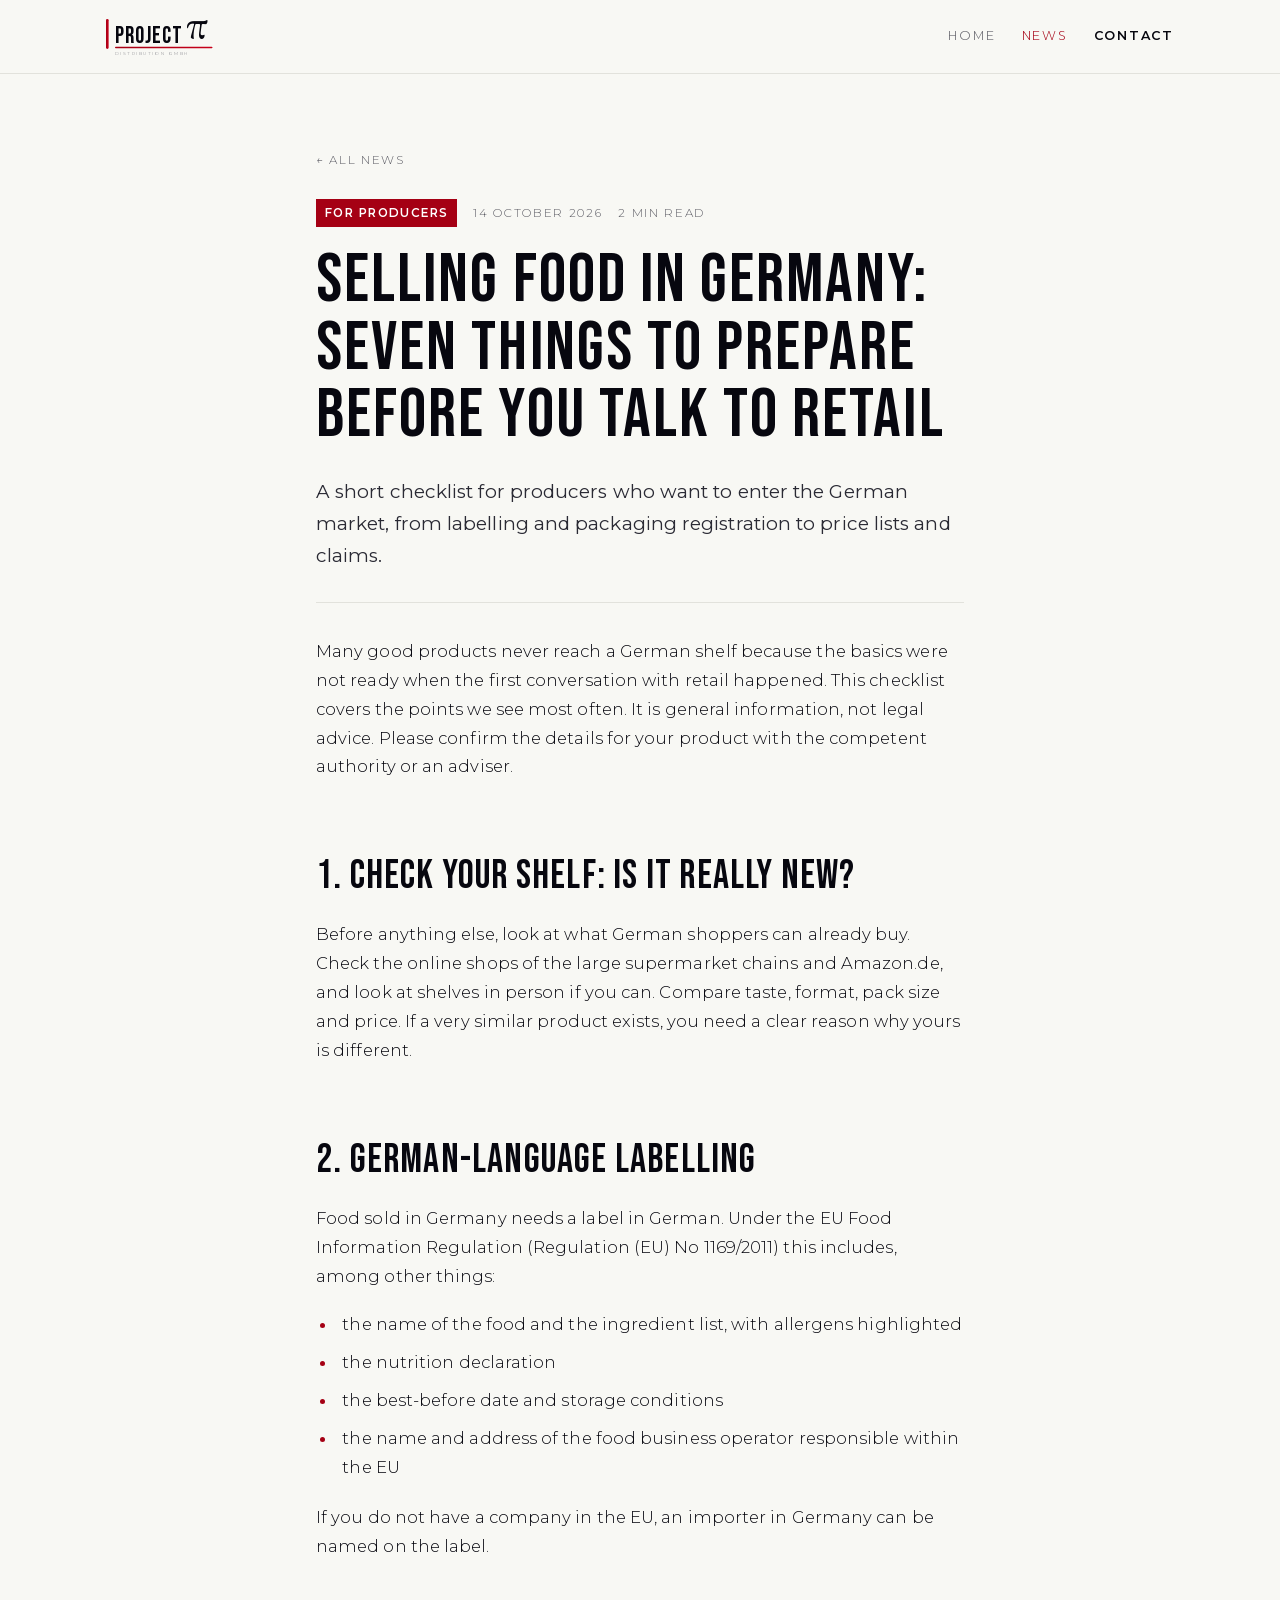
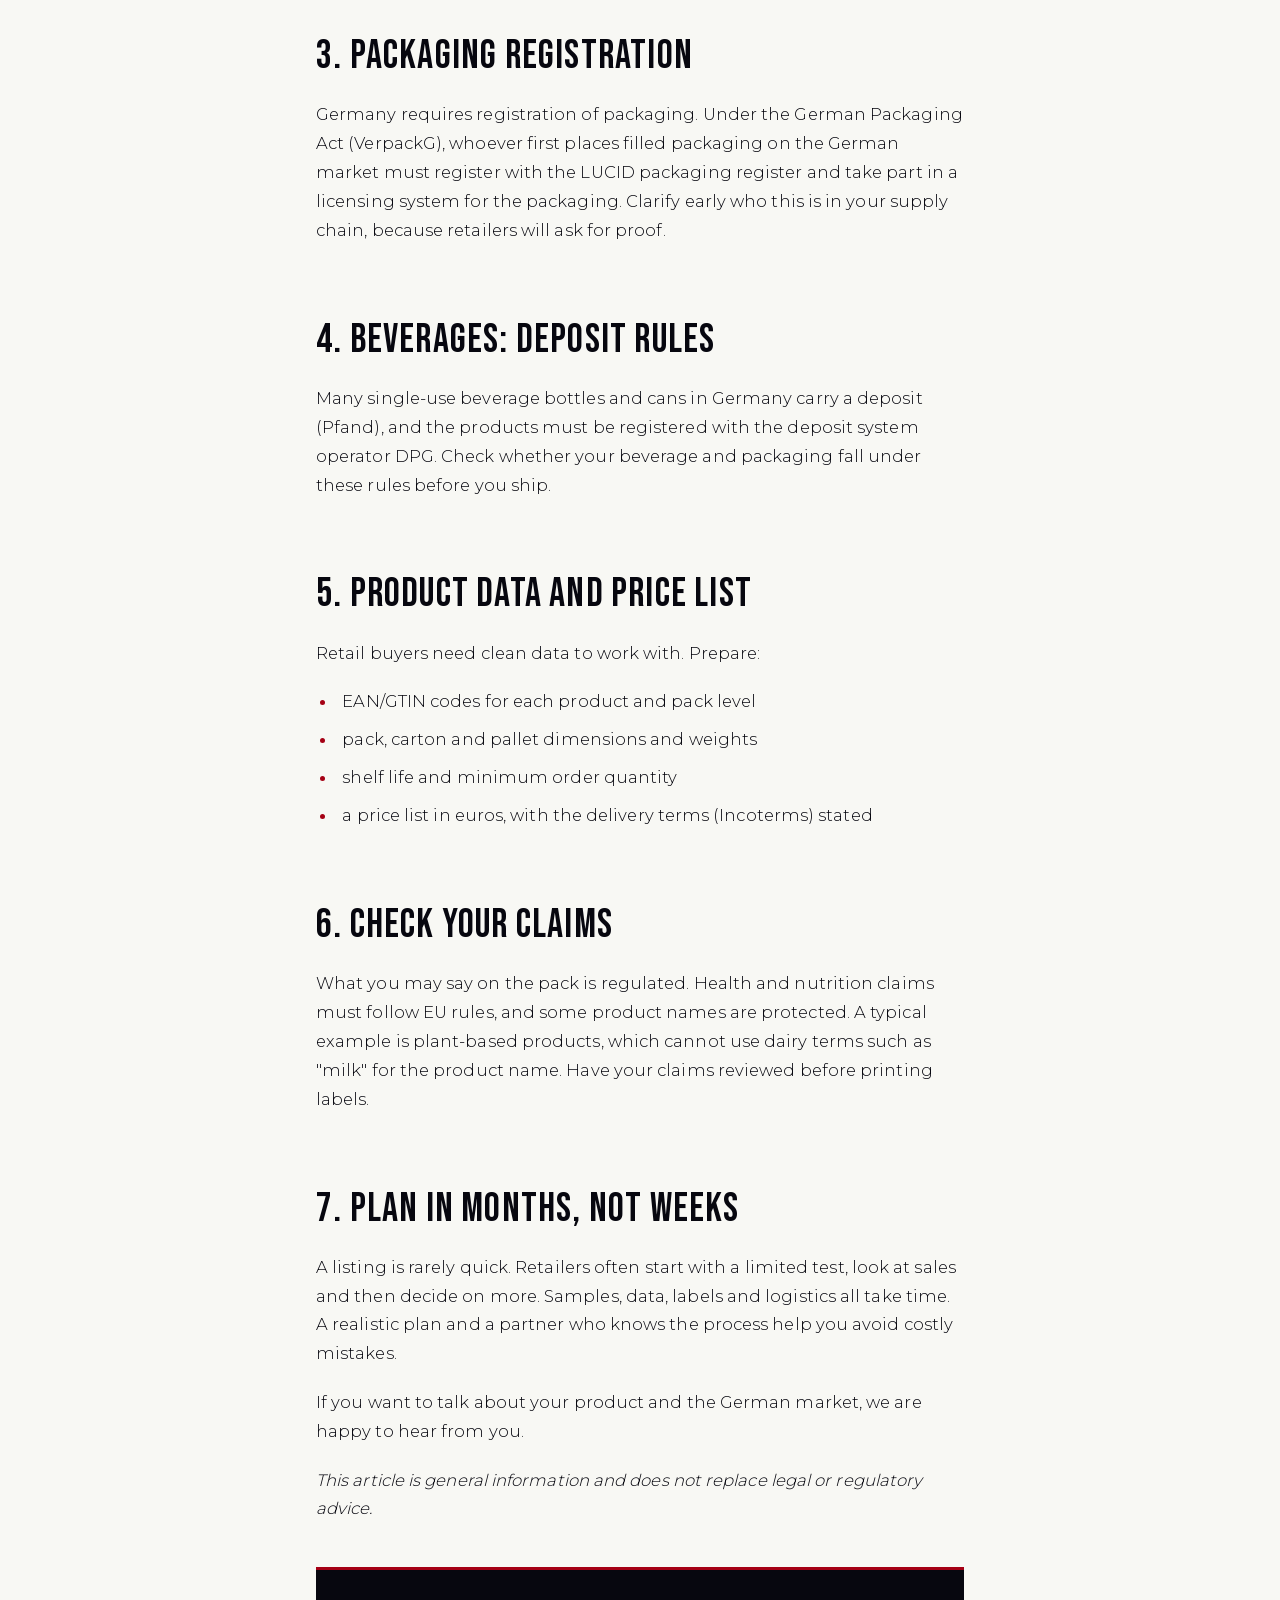
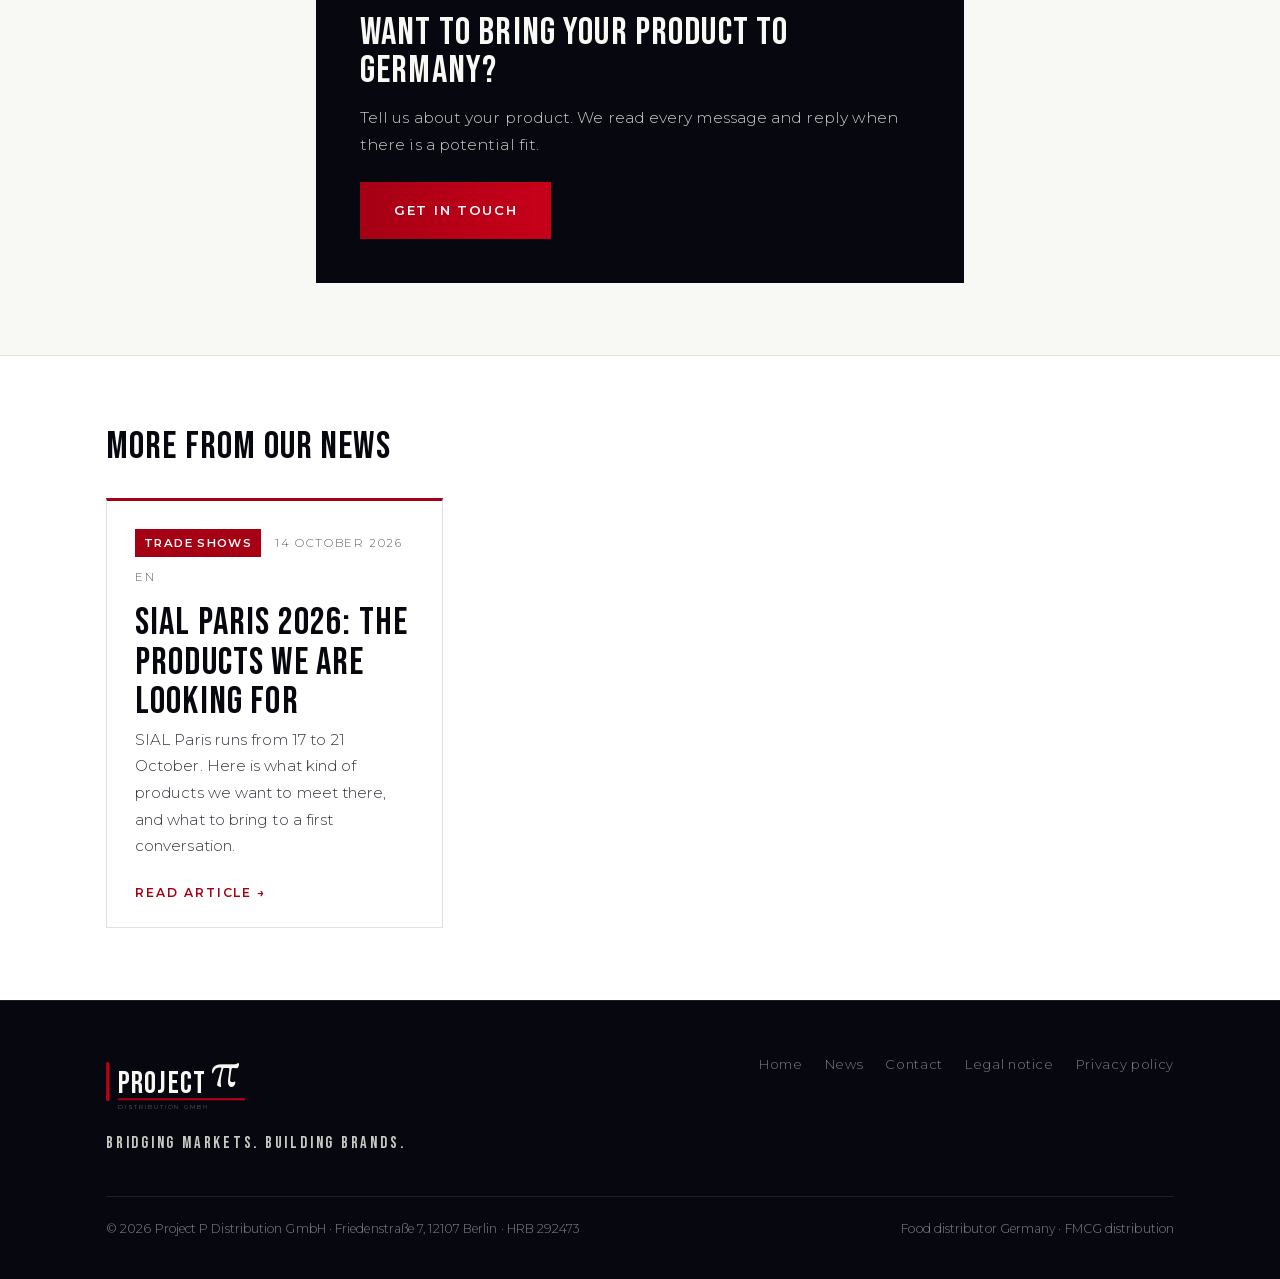
<file: news-selling-food-in-germany-seven-things-to-prepare.html>
<!DOCTYPE html>
<html lang="en">
<head>
<meta charset="utf-8">
<meta name="viewport" content="width=device-width, initial-scale=1">
<meta name="color-scheme" content="only light">
<meta name="supported-color-schemes" content="light">
<title>Selling food in Germany: seven things to prepare before you talk to retail | Project P Distribution GmbH</title>
<meta name="description" content="A short checklist for producers who want to enter the German market, from labelling and packaging registration to price lists and claims.">
<meta name="robots" content="index, follow, max-snippet:-1, max-image-preview:large">
<meta name="author" content="Project P Distribution GmbH">
<link rel="canonical" href="https://www.projectp-distribution.com/news-selling-food-in-germany-seven-things-to-prepare.html">
<link rel="alternate" type="application/rss+xml" title="Project P Distribution GmbH – News" href="https://www.projectp-distribution.com/feed.xml">
<meta property="og:type" content="article">
<meta property="og:site_name" content="Project P Distribution GmbH">
<meta property="og:title" content="Selling food in Germany: seven things to prepare before you talk to retail | Project P Distribution GmbH">
<meta property="og:description" content="A short checklist for producers who want to enter the German market, from labelling and packaging registration to price lists and claims.">
<meta property="og:url" content="https://www.projectp-distribution.com/news-selling-food-in-germany-seven-things-to-prepare.html">
<meta name="twitter:card" content="summary">
<script type="application/ld+json">{"@context": "https://schema.org", "@type": "Article", "headline": "Selling food in Germany: seven things to prepare before you talk to retail", "description": "A short checklist for producers who want to enter the German market, from labelling and packaging registration to price lists and claims.", "datePublished": "2026-10-14", "dateModified": "2026-10-14", "inLanguage": "en", "mainEntityOfPage": "https://www.projectp-distribution.com/news-selling-food-in-germany-seven-things-to-prepare.html", "url": "https://www.projectp-distribution.com/news-selling-food-in-germany-seven-things-to-prepare.html", "author": {"@type": "Organization", "name": "Project P Distribution GmbH", "url": "https://www.projectp-distribution.com/"}, "publisher": {"@type": "Organization", "name": "Project P Distribution GmbH", "url": "https://www.projectp-distribution.com/"}}</script>
<link rel="stylesheet" href="site.css">
</head>
<body>
<a class="skip" href="#main" style="position:absolute;left:-9999px">Skip to content</a>
<header class="nh"><div class="bar">
<a class="logo" href="index.html" aria-label="Project P Distribution GmbH"><svg viewBox="0 0 400 130" role="img" aria-label="Logo Project P Distribution GmbH">
<defs><linearGradient id="gN" x1="0%" y1="0%" x2="100%" y2="0%"><stop offset="0%" stop-color="#A50014"/><stop offset="100%" stop-color="#C8001A"/></linearGradient></defs>
<rect x="0" y="18" width="7" height="80" fill="url(#gN)" rx="3.5"/>
<text x="24" y="82" font-family="'Bebas Neue', Impact, 'Arial Narrow', sans-serif" font-size="62" fill="#07070F" letter-spacing="0.04em">PROJECT</text>
<text x="214" y="68" font-family="'EB Garamond', Garamond, 'Times New Roman', serif" font-size="108" fill="#07070F">&#960;</text>
<rect x="24" y="92" width="260" height="4" fill="url(#gN)" rx="2"/>
<text x="24" y="113" font-family="'Montserrat', Helvetica, Arial, sans-serif" font-weight="300" font-size="12" fill="#7A7A82" letter-spacing="0.32em">DISTRIBUTION GMBH</text>
</svg></a>
<nav aria-label="Main"><a class="hide-s" href="index.html">Home</a><a href="news.html" aria-current="page">News</a><a class="nav-cta" href="index.html#kontakt">Contact</a></nav>
</div></header>
<main id="main">
<article class="post">
<div class="crumb"><a href="news.html">← All news</a></div>
<div class="meta"><span class="chip">For Producers</span><time datetime="2026-10-14">14 October 2026</time><span>2 min read</span></div>
<h1>Selling food in Germany: seven things to prepare before you talk to retail</h1>
<p class="lede">A short checklist for producers who want to enter the German market, from labelling and packaging registration to price lists and claims.</p>
<div class="prose">
<p>Many good products never reach a German shelf because the basics were not ready when the first conversation with retail happened. This checklist covers the points we see most often. It is general information, not legal advice. Please confirm the details for your product with the competent authority or an adviser.</p>
<h2>1. Check your shelf: is it really new?</h2>
<p>Before anything else, look at what German shoppers can already buy. Check the online shops of the large supermarket chains and Amazon.de, and look at shelves in person if you can. Compare taste, format, pack size and price. If a very similar product exists, you need a clear reason why yours is different.</p>
<h2>2. German-language labelling</h2>
<p>Food sold in Germany needs a label in German. Under the EU Food Information Regulation (Regulation (EU) No 1169/2011) this includes, among other things:</p>
<ul>
<li>the name of the food and the ingredient list, with allergens highlighted</li>
<li>the nutrition declaration</li>
<li>the best-before date and storage conditions</li>
<li>the name and address of the food business operator responsible within the EU</li>
</ul>
<p>If you do not have a company in the EU, an importer in Germany can be named on the label.</p>
<h2>3. Packaging registration</h2>
<p>Germany requires registration of packaging. Under the German Packaging Act (VerpackG), whoever first places filled packaging on the German market must register with the LUCID packaging register and take part in a licensing system for the packaging. Clarify early who this is in your supply chain, because retailers will ask for proof.</p>
<h2>4. Beverages: deposit rules</h2>
<p>Many single-use beverage bottles and cans in Germany carry a deposit (Pfand), and the products must be registered with the deposit system operator DPG. Check whether your beverage and packaging fall under these rules before you ship.</p>
<h2>5. Product data and price list</h2>
<p>Retail buyers need clean data to work with. Prepare:</p>
<ul>
<li>EAN/GTIN codes for each product and pack level</li>
<li>pack, carton and pallet dimensions and weights</li>
<li>shelf life and minimum order quantity</li>
<li>a price list in euros, with the delivery terms (Incoterms) stated</li>
</ul>
<h2>6. Check your claims</h2>
<p>What you may say on the pack is regulated. Health and nutrition claims must follow EU rules, and some product names are protected. A typical example is plant-based products, which cannot use dairy terms such as "milk" for the product name. Have your claims reviewed before printing labels.</p>
<h2>7. Plan in months, not weeks</h2>
<p>A listing is rarely quick. Retailers often start with a limited test, look at sales and then decide on more. Samples, data, labels and logistics all take time. A realistic plan and a partner who knows the process help you avoid costly mistakes.</p>
<p>If you want to talk about your product and the German market, we are happy to hear from you.</p>
<p><em>This article is general information and does not replace legal or regulatory advice.</em></p>
</div>
<div class="cta"><h2>Want to bring your product to Germany?</h2><p>Tell us about your product. We read every message and reply when there is a potential fit.</p><a class="btn btn-primary" href="index.html#kontakt">Get in touch</a></div>
</article>
<section class="more-posts"><div class="wrap"><h2>More from our news</h2><div class="cards"><a class="card" href="news-sial-paris-2026-what-we-look-for.html" hreflang="en">
<div class="meta"><span class="chip">Trade Shows</span><time datetime="2026-10-14">14 October 2026</time><span>EN</span></div>
<h2>SIAL Paris 2026: The products we are looking for</h2>
<p>SIAL Paris runs from 17 to 21 October. Here is what kind of products we want to meet there, and what to bring to a first conversation.</p>
<span class="more">Read article →</span></a></div></div></section>
</main>
<footer><div class="wrap">
<div class="fgrid">
<div><div class="logo"><svg viewBox="0 0 400 130" role="img" aria-label="Logo Project P Distribution GmbH">
<defs><linearGradient id="gF" x1="0%" y1="0%" x2="100%" y2="0%"><stop offset="0%" stop-color="#A50014"/><stop offset="100%" stop-color="#C8001A"/></linearGradient></defs>
<rect x="0" y="18" width="7" height="80" fill="url(#gF)" rx="3.5"/>
<text x="24" y="82" font-family="'Bebas Neue', Impact, 'Arial Narrow', sans-serif" font-size="62" fill="#F8F8F4" letter-spacing="0.04em">PROJECT</text>
<text x="214" y="68" font-family="'EB Garamond', Garamond, 'Times New Roman', serif" font-size="108" fill="#F8F8F4">&#960;</text>
<rect x="24" y="92" width="260" height="4" fill="url(#gF)" rx="2"/>
<text x="24" y="113" font-family="'Montserrat', Helvetica, Arial, sans-serif" font-weight="300" font-size="12" fill="#7A7A82" letter-spacing="0.32em">DISTRIBUTION GMBH</text>
</svg></div><div class="ftag">Bridging markets. Building brands.</div></div>
<div class="flinks"><a href="index.html">Home</a><a href="news.html">News</a><a href="index.html#kontakt">Contact</a><a href="index.html#impressum">Legal notice</a><a href="index.html#datenschutz">Privacy policy</a></div>
</div>
<div class="fbottom"><div>© 2026 Project P Distribution GmbH · Friedenstraße 7, 12107 Berlin · HRB 292473</div><div>Food distributor Germany · FMCG distribution</div></div>
</div></footer>
</body>
</html>
</file>
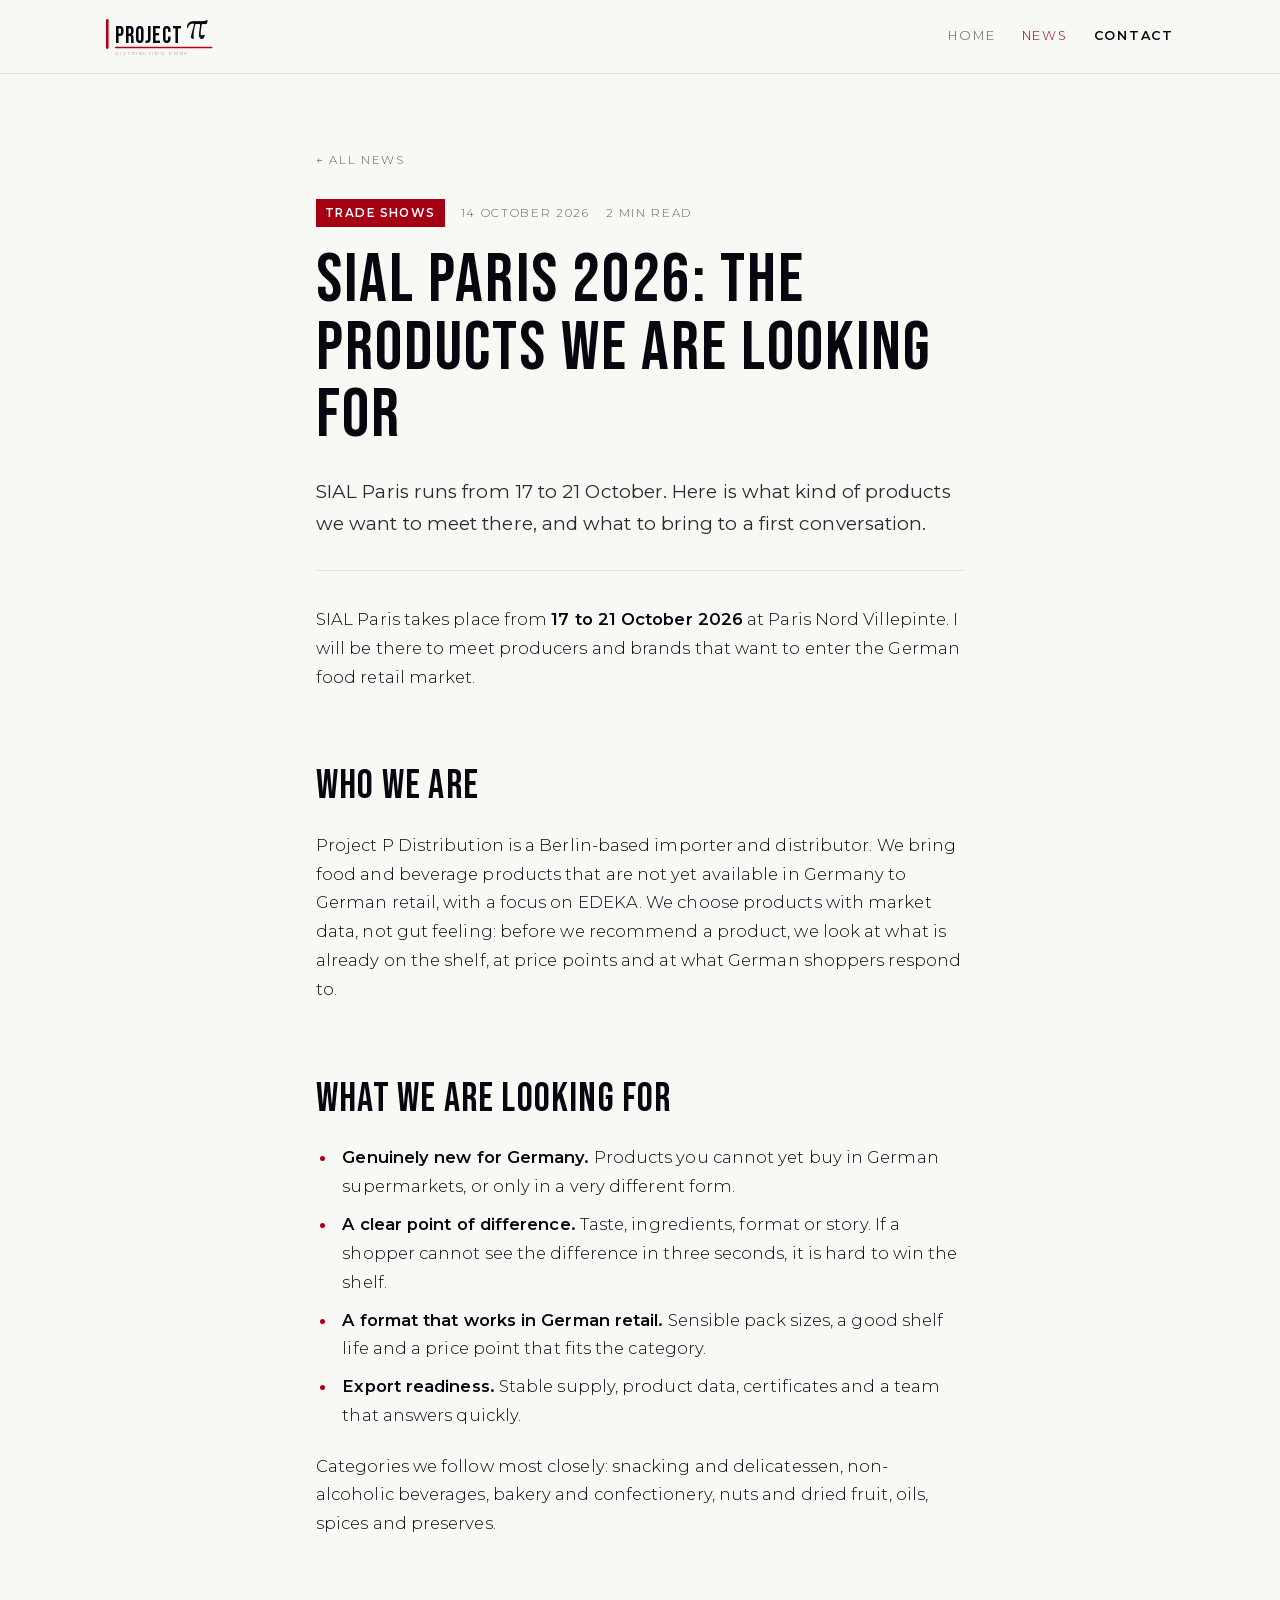
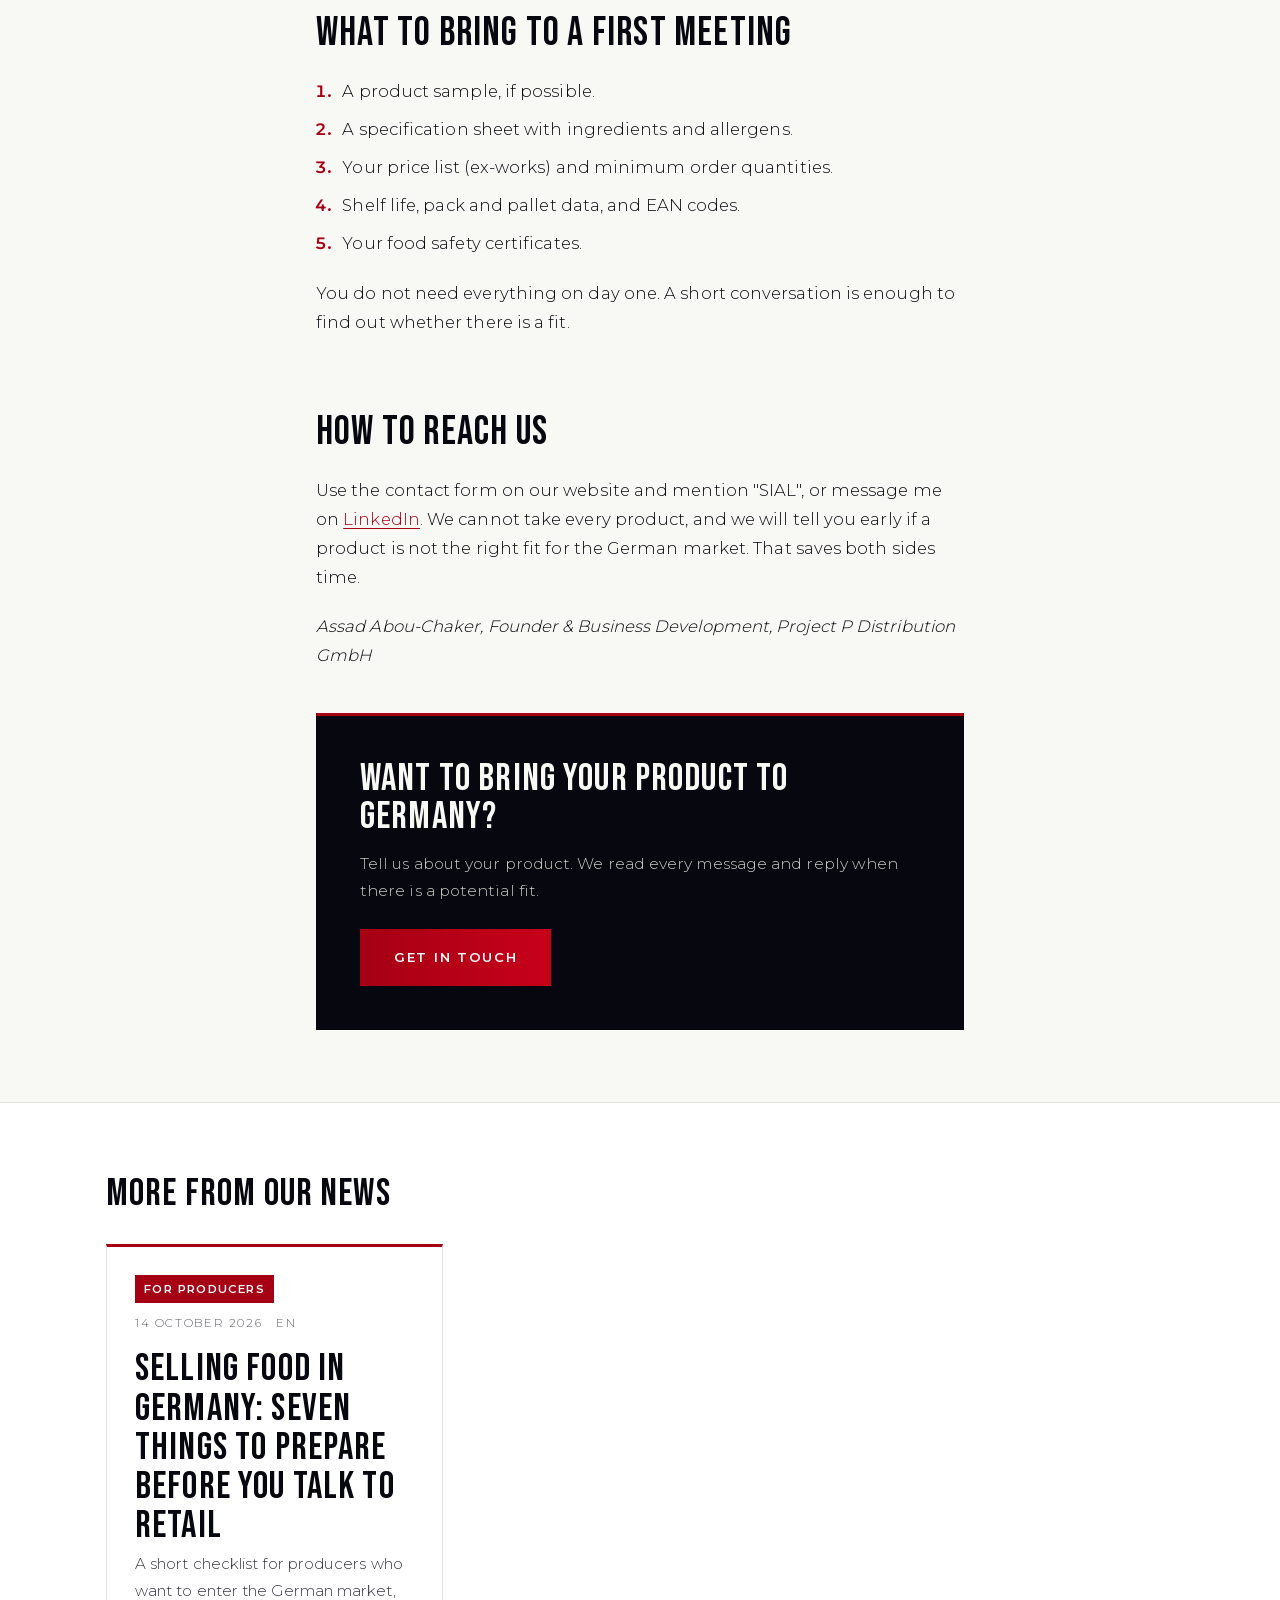
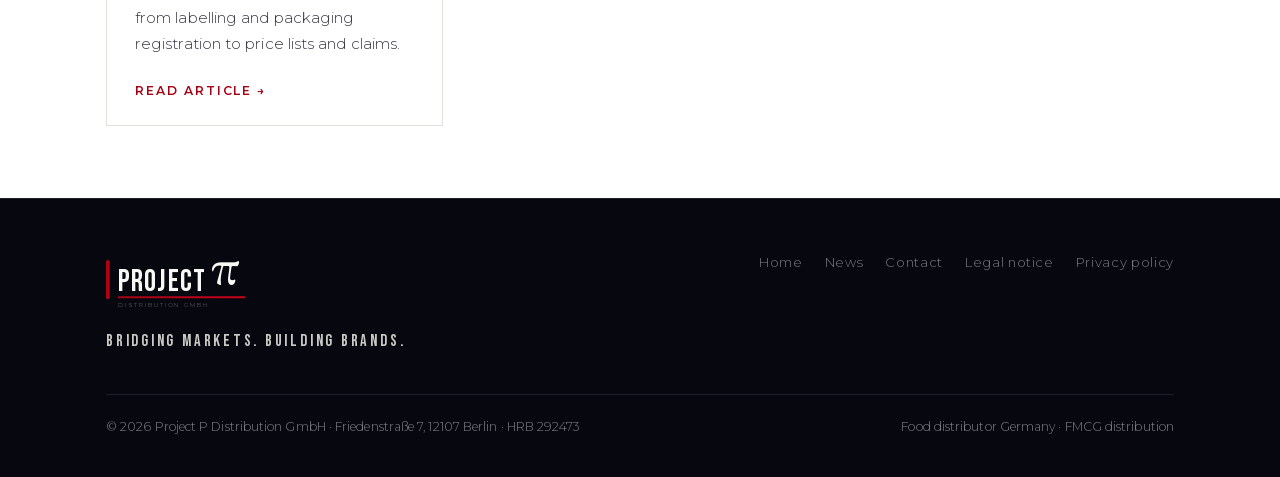
<file: news-sial-paris-2026-what-we-look-for.html>
<!DOCTYPE html>
<html lang="en">
<head>
<meta charset="utf-8">
<meta name="viewport" content="width=device-width, initial-scale=1">
<meta name="color-scheme" content="only light">
<meta name="supported-color-schemes" content="light">
<title>SIAL Paris 2026: The products we are looking for | Project P Distribution GmbH</title>
<meta name="description" content="SIAL Paris runs from 17 to 21 October. Here is what kind of products we want to meet there, and what to bring to a first conversation.">
<meta name="robots" content="index, follow, max-snippet:-1, max-image-preview:large">
<meta name="author" content="Project P Distribution GmbH">
<link rel="canonical" href="https://www.projectp-distribution.com/news-sial-paris-2026-what-we-look-for.html">
<link rel="alternate" type="application/rss+xml" title="Project P Distribution GmbH – News" href="https://www.projectp-distribution.com/feed.xml">
<meta property="og:type" content="article">
<meta property="og:site_name" content="Project P Distribution GmbH">
<meta property="og:title" content="SIAL Paris 2026: The products we are looking for | Project P Distribution GmbH">
<meta property="og:description" content="SIAL Paris runs from 17 to 21 October. Here is what kind of products we want to meet there, and what to bring to a first conversation.">
<meta property="og:url" content="https://www.projectp-distribution.com/news-sial-paris-2026-what-we-look-for.html">
<meta name="twitter:card" content="summary">
<script type="application/ld+json">{"@context": "https://schema.org", "@type": "Article", "headline": "SIAL Paris 2026: The products we are looking for", "description": "SIAL Paris runs from 17 to 21 October. Here is what kind of products we want to meet there, and what to bring to a first conversation.", "datePublished": "2026-10-14", "dateModified": "2026-10-14", "inLanguage": "en", "mainEntityOfPage": "https://www.projectp-distribution.com/news-sial-paris-2026-what-we-look-for.html", "url": "https://www.projectp-distribution.com/news-sial-paris-2026-what-we-look-for.html", "author": {"@type": "Organization", "name": "Project P Distribution GmbH", "url": "https://www.projectp-distribution.com/"}, "publisher": {"@type": "Organization", "name": "Project P Distribution GmbH", "url": "https://www.projectp-distribution.com/"}}</script>
<link rel="stylesheet" href="site.css">
</head>
<body>
<a class="skip" href="#main" style="position:absolute;left:-9999px">Skip to content</a>
<header class="nh"><div class="bar">
<a class="logo" href="index.html" aria-label="Project P Distribution GmbH"><svg viewBox="0 0 400 130" role="img" aria-label="Logo Project P Distribution GmbH">
<defs><linearGradient id="gN" x1="0%" y1="0%" x2="100%" y2="0%"><stop offset="0%" stop-color="#A50014"/><stop offset="100%" stop-color="#C8001A"/></linearGradient></defs>
<rect x="0" y="18" width="7" height="80" fill="url(#gN)" rx="3.5"/>
<text x="24" y="82" font-family="'Bebas Neue', Impact, 'Arial Narrow', sans-serif" font-size="62" fill="#07070F" letter-spacing="0.04em">PROJECT</text>
<text x="214" y="68" font-family="'EB Garamond', Garamond, 'Times New Roman', serif" font-size="108" fill="#07070F">&#960;</text>
<rect x="24" y="92" width="260" height="4" fill="url(#gN)" rx="2"/>
<text x="24" y="113" font-family="'Montserrat', Helvetica, Arial, sans-serif" font-weight="300" font-size="12" fill="#7A7A82" letter-spacing="0.32em">DISTRIBUTION GMBH</text>
</svg></a>
<nav aria-label="Main"><a class="hide-s" href="index.html">Home</a><a href="news.html" aria-current="page">News</a><a class="nav-cta" href="index.html#kontakt">Contact</a></nav>
</div></header>
<main id="main">
<article class="post">
<div class="crumb"><a href="news.html">← All news</a></div>
<div class="meta"><span class="chip">Trade Shows</span><time datetime="2026-10-14">14 October 2026</time><span>2 min read</span></div>
<h1>SIAL Paris 2026: The products we are looking for</h1>
<p class="lede">SIAL Paris runs from 17 to 21 October. Here is what kind of products we want to meet there, and what to bring to a first conversation.</p>
<div class="prose">
<p>SIAL Paris takes place from <strong>17 to 21 October 2026</strong> at Paris Nord Villepinte. I will be there to meet producers and brands that want to enter the German food retail market.</p>
<h2>Who we are</h2>
<p>Project P Distribution is a Berlin-based importer and distributor. We bring food and beverage products that are not yet available in Germany to German retail, with a focus on EDEKA. We choose products with market data, not gut feeling: before we recommend a product, we look at what is already on the shelf, at price points and at what German shoppers respond to.</p>
<h2>What we are looking for</h2>
<ul>
<li><strong>Genuinely new for Germany.</strong> Products you cannot yet buy in German supermarkets, or only in a very different form.</li>
<li><strong>A clear point of difference.</strong> Taste, ingredients, format or story. If a shopper cannot see the difference in three seconds, it is hard to win the shelf.</li>
<li><strong>A format that works in German retail.</strong> Sensible pack sizes, a good shelf life and a price point that fits the category.</li>
<li><strong>Export readiness.</strong> Stable supply, product data, certificates and a team that answers quickly.</li>
</ul>
<p>Categories we follow most closely: snacking and delicatessen, non-alcoholic beverages, bakery and confectionery, nuts and dried fruit, oils, spices and preserves.</p>
<h2>What to bring to a first meeting</h2>
<ol>
<li>A product sample, if possible.</li>
<li>A specification sheet with ingredients and allergens.</li>
<li>Your price list (ex-works) and minimum order quantities.</li>
<li>Shelf life, pack and pallet data, and EAN codes.</li>
<li>Your food safety certificates.</li>
</ol>
<p>You do not need everything on day one. A short conversation is enough to find out whether there is a fit.</p>
<h2>How to reach us</h2>
<p>Use the contact form on our website and mention "SIAL", or message me on <a href="https://www.linkedin.com/in/assad-abou-chaker-b65050442">LinkedIn</a>. We cannot take every product, and we will tell you early if a product is not the right fit for the German market. That saves both sides time.</p>
<p><em>Assad Abou-Chaker, Founder &amp; Business Development, Project P Distribution GmbH</em></p>
</div>
<div class="cta"><h2>Want to bring your product to Germany?</h2><p>Tell us about your product. We read every message and reply when there is a potential fit.</p><a class="btn btn-primary" href="index.html#kontakt">Get in touch</a></div>
</article>
<section class="more-posts"><div class="wrap"><h2>More from our news</h2><div class="cards"><a class="card" href="news-selling-food-in-germany-seven-things-to-prepare.html" hreflang="en">
<div class="meta"><span class="chip">For Producers</span><time datetime="2026-10-14">14 October 2026</time><span>EN</span></div>
<h2>Selling food in Germany: seven things to prepare before you talk to retail</h2>
<p>A short checklist for producers who want to enter the German market, from labelling and packaging registration to price lists and claims.</p>
<span class="more">Read article →</span></a></div></div></section>
</main>
<footer><div class="wrap">
<div class="fgrid">
<div><div class="logo"><svg viewBox="0 0 400 130" role="img" aria-label="Logo Project P Distribution GmbH">
<defs><linearGradient id="gF" x1="0%" y1="0%" x2="100%" y2="0%"><stop offset="0%" stop-color="#A50014"/><stop offset="100%" stop-color="#C8001A"/></linearGradient></defs>
<rect x="0" y="18" width="7" height="80" fill="url(#gF)" rx="3.5"/>
<text x="24" y="82" font-family="'Bebas Neue', Impact, 'Arial Narrow', sans-serif" font-size="62" fill="#F8F8F4" letter-spacing="0.04em">PROJECT</text>
<text x="214" y="68" font-family="'EB Garamond', Garamond, 'Times New Roman', serif" font-size="108" fill="#F8F8F4">&#960;</text>
<rect x="24" y="92" width="260" height="4" fill="url(#gF)" rx="2"/>
<text x="24" y="113" font-family="'Montserrat', Helvetica, Arial, sans-serif" font-weight="300" font-size="12" fill="#7A7A82" letter-spacing="0.32em">DISTRIBUTION GMBH</text>
</svg></div><div class="ftag">Bridging markets. Building brands.</div></div>
<div class="flinks"><a href="index.html">Home</a><a href="news.html">News</a><a href="index.html#kontakt">Contact</a><a href="index.html#impressum">Legal notice</a><a href="index.html#datenschutz">Privacy policy</a></div>
</div>
<div class="fbottom"><div>© 2026 Project P Distribution GmbH · Friedenstraße 7, 12107 Berlin · HRB 292473</div><div>Food distributor Germany · FMCG distribution</div></div>
</div></footer>
</body>
</html>
</file>
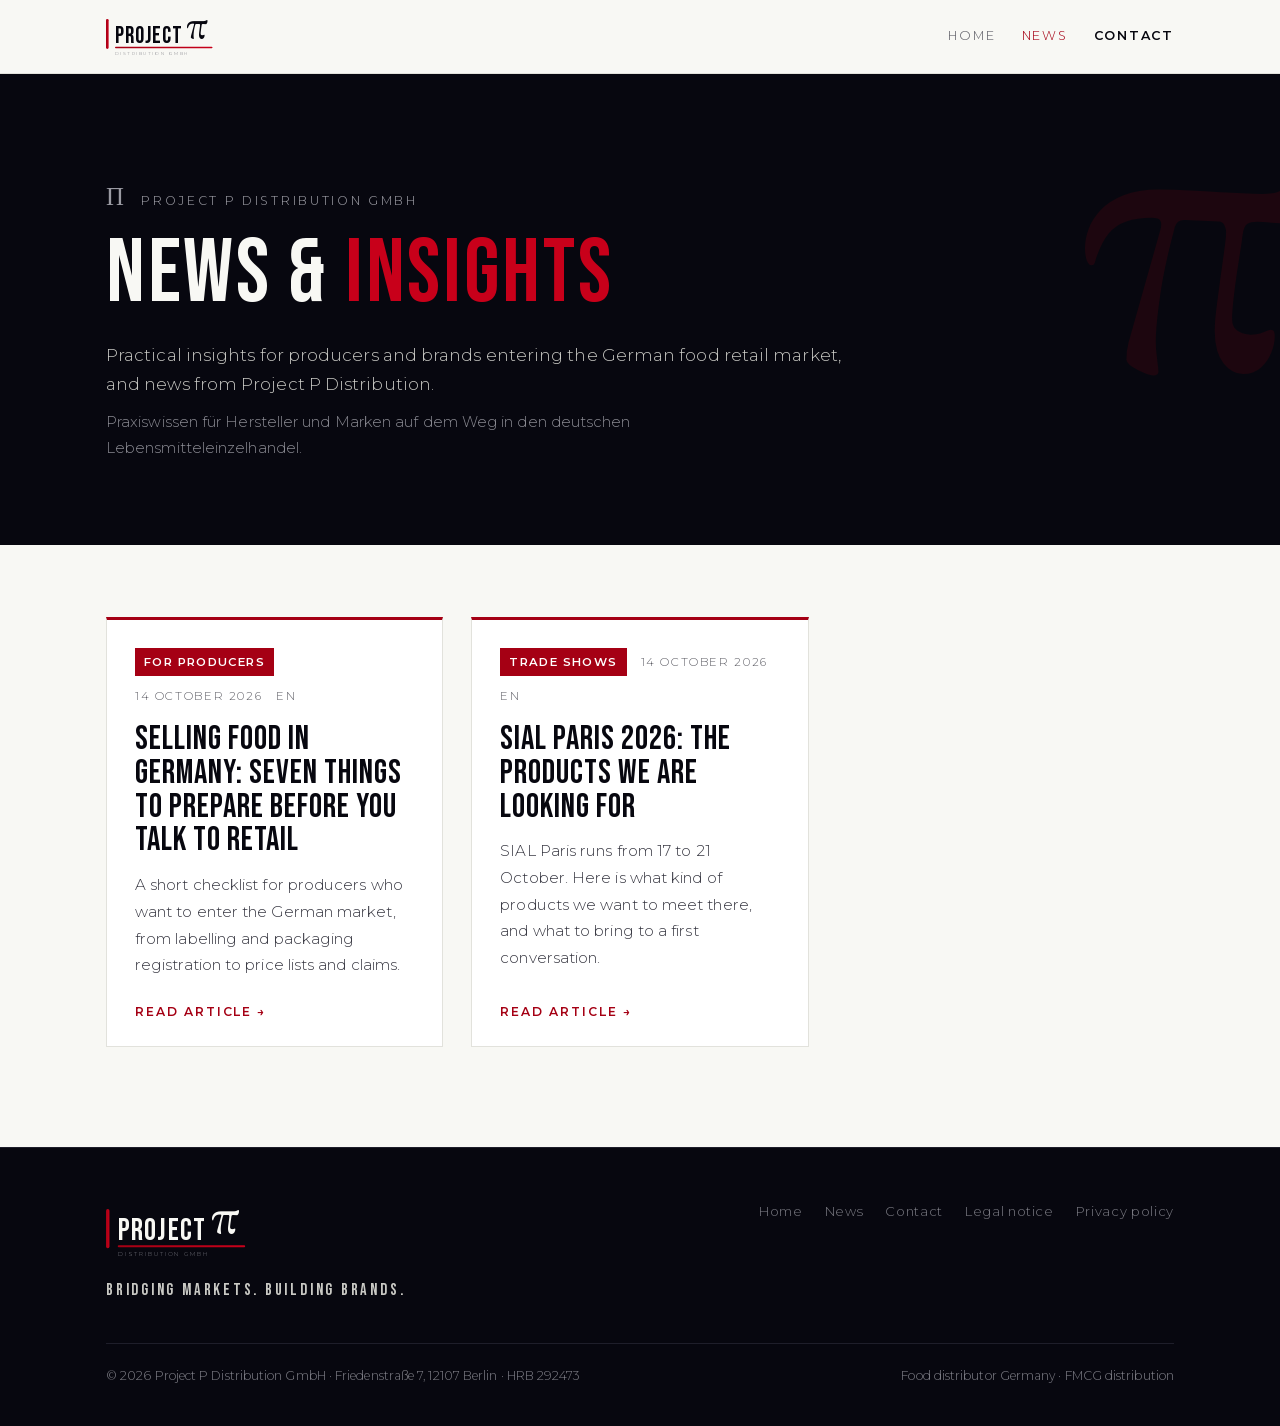
<file: news.html>
<!DOCTYPE html>
<html lang="en">
<head>
<meta charset="utf-8">
<meta name="viewport" content="width=device-width, initial-scale=1">
<meta name="color-scheme" content="only light">
<meta name="supported-color-schemes" content="light">
<title>News &amp; Insights | Project P Distribution GmbH</title>
<meta name="description" content="Practical insights for producers and brands entering the German food retail market, plus news from Project P Distribution GmbH, Berlin.">
<meta name="robots" content="index, follow, max-snippet:-1, max-image-preview:large">
<meta name="author" content="Project P Distribution GmbH">
<link rel="canonical" href="https://www.projectp-distribution.com/news.html">
<link rel="alternate" type="application/rss+xml" title="Project P Distribution GmbH – News" href="https://www.projectp-distribution.com/feed.xml">
<meta property="og:type" content="website">
<meta property="og:site_name" content="Project P Distribution GmbH">
<meta property="og:title" content="News &amp; Insights | Project P Distribution GmbH">
<meta property="og:description" content="Practical insights for producers and brands entering the German food retail market, plus news from Project P Distribution GmbH, Berlin.">
<meta property="og:url" content="https://www.projectp-distribution.com/news.html">
<meta name="twitter:card" content="summary">
<script type="application/ld+json">{"@context": "https://schema.org", "@type": "Blog", "name": "Project P Distribution GmbH – News & Insights", "url": "https://www.projectp-distribution.com/news.html", "publisher": {"@type": "Organization", "name": "Project P Distribution GmbH", "url": "https://www.projectp-distribution.com/"}, "blogPost": [{"@type": "BlogPosting", "headline": "Selling food in Germany: seven things to prepare before you talk to retail", "url": "https://www.projectp-distribution.com/news-selling-food-in-germany-seven-things-to-prepare.html", "datePublished": "2026-10-14"}, {"@type": "BlogPosting", "headline": "SIAL Paris 2026: The products we are looking for", "url": "https://www.projectp-distribution.com/news-sial-paris-2026-what-we-look-for.html", "datePublished": "2026-10-14"}]}</script>
<link rel="stylesheet" href="site.css">
</head>
<body>
<a class="skip" href="#main" style="position:absolute;left:-9999px">Skip to content</a>
<header class="nh"><div class="bar">
<a class="logo" href="index.html" aria-label="Project P Distribution GmbH"><svg viewBox="0 0 400 130" role="img" aria-label="Logo Project P Distribution GmbH">
<defs><linearGradient id="gN" x1="0%" y1="0%" x2="100%" y2="0%"><stop offset="0%" stop-color="#A50014"/><stop offset="100%" stop-color="#C8001A"/></linearGradient></defs>
<rect x="0" y="18" width="7" height="80" fill="url(#gN)" rx="3.5"/>
<text x="24" y="82" font-family="'Bebas Neue', Impact, 'Arial Narrow', sans-serif" font-size="62" fill="#07070F" letter-spacing="0.04em">PROJECT</text>
<text x="214" y="68" font-family="'EB Garamond', Garamond, 'Times New Roman', serif" font-size="108" fill="#07070F">&#960;</text>
<rect x="24" y="92" width="260" height="4" fill="url(#gN)" rx="2"/>
<text x="24" y="113" font-family="'Montserrat', Helvetica, Arial, sans-serif" font-weight="300" font-size="12" fill="#7A7A82" letter-spacing="0.32em">DISTRIBUTION GMBH</text>
</svg></a>
<nav aria-label="Main"><a class="hide-s" href="index.html">Home</a><a href="news.html" aria-current="page">News</a><a class="nav-cta" href="index.html#kontakt">Contact</a></nav>
</div></header>
<main id="main">
<section class="nhero"><div class="bgpi" aria-hidden="true">&#960;</div><div class="wrap">
<div class="mark"><span class="pi" aria-hidden="true">&#960;</span><span>Project P Distribution GmbH</span></div>
<h1>News &amp; <em>Insights</em></h1>
<p>Practical insights for producers and brands entering the German food retail market, and news from Project P Distribution.</p>
<p class="de" lang="de">Praxiswissen für Hersteller und Marken auf dem Weg in den deutschen Lebensmitteleinzelhandel.</p>
</div></section>
<div class="wrap"><div class="cards"><a class="card" href="news-selling-food-in-germany-seven-things-to-prepare.html" hreflang="en">
<div class="meta"><span class="chip">For Producers</span><time datetime="2026-10-14">14 October 2026</time><span>EN</span></div>
<h2>Selling food in Germany: seven things to prepare before you talk to retail</h2>
<p>A short checklist for producers who want to enter the German market, from labelling and packaging registration to price lists and claims.</p>
<span class="more">Read article →</span></a><a class="card" href="news-sial-paris-2026-what-we-look-for.html" hreflang="en">
<div class="meta"><span class="chip">Trade Shows</span><time datetime="2026-10-14">14 October 2026</time><span>EN</span></div>
<h2>SIAL Paris 2026: The products we are looking for</h2>
<p>SIAL Paris runs from 17 to 21 October. Here is what kind of products we want to meet there, and what to bring to a first conversation.</p>
<span class="more">Read article →</span></a></div></div>
</main>
<footer><div class="wrap">
<div class="fgrid">
<div><div class="logo"><svg viewBox="0 0 400 130" role="img" aria-label="Logo Project P Distribution GmbH">
<defs><linearGradient id="gF" x1="0%" y1="0%" x2="100%" y2="0%"><stop offset="0%" stop-color="#A50014"/><stop offset="100%" stop-color="#C8001A"/></linearGradient></defs>
<rect x="0" y="18" width="7" height="80" fill="url(#gF)" rx="3.5"/>
<text x="24" y="82" font-family="'Bebas Neue', Impact, 'Arial Narrow', sans-serif" font-size="62" fill="#F8F8F4" letter-spacing="0.04em">PROJECT</text>
<text x="214" y="68" font-family="'EB Garamond', Garamond, 'Times New Roman', serif" font-size="108" fill="#F8F8F4">&#960;</text>
<rect x="24" y="92" width="260" height="4" fill="url(#gF)" rx="2"/>
<text x="24" y="113" font-family="'Montserrat', Helvetica, Arial, sans-serif" font-weight="300" font-size="12" fill="#7A7A82" letter-spacing="0.32em">DISTRIBUTION GMBH</text>
</svg></div><div class="ftag">Bridging markets. Building brands.</div></div>
<div class="flinks"><a href="index.html">Home</a><a href="news.html">News</a><a href="index.html#kontakt">Contact</a><a href="index.html#impressum">Legal notice</a><a href="index.html#datenschutz">Privacy policy</a></div>
</div>
<div class="fbottom"><div>© 2026 Project P Distribution GmbH · Friedenstraße 7, 12107 Berlin · HRB 292473</div><div>Food distributor Germany · FMCG distribution</div></div>
</div></footer>
</body>
</html>
</file>
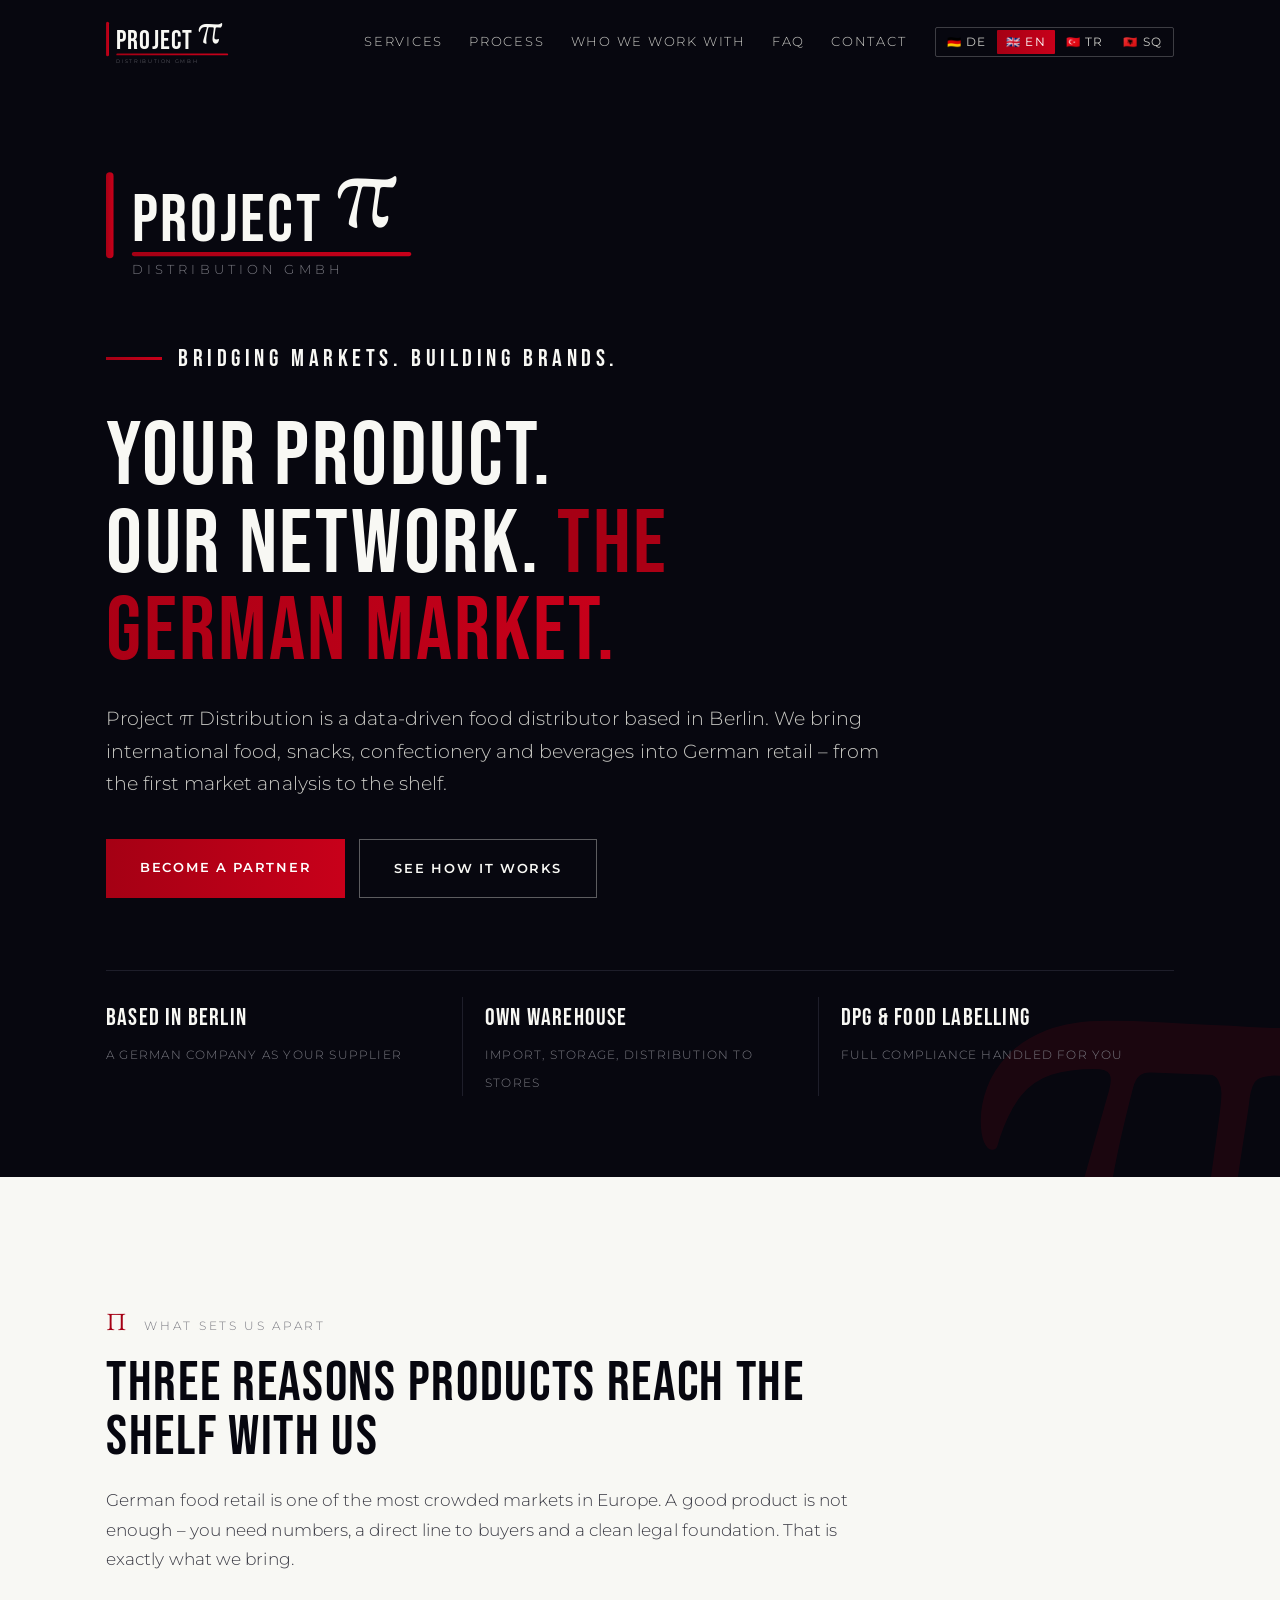
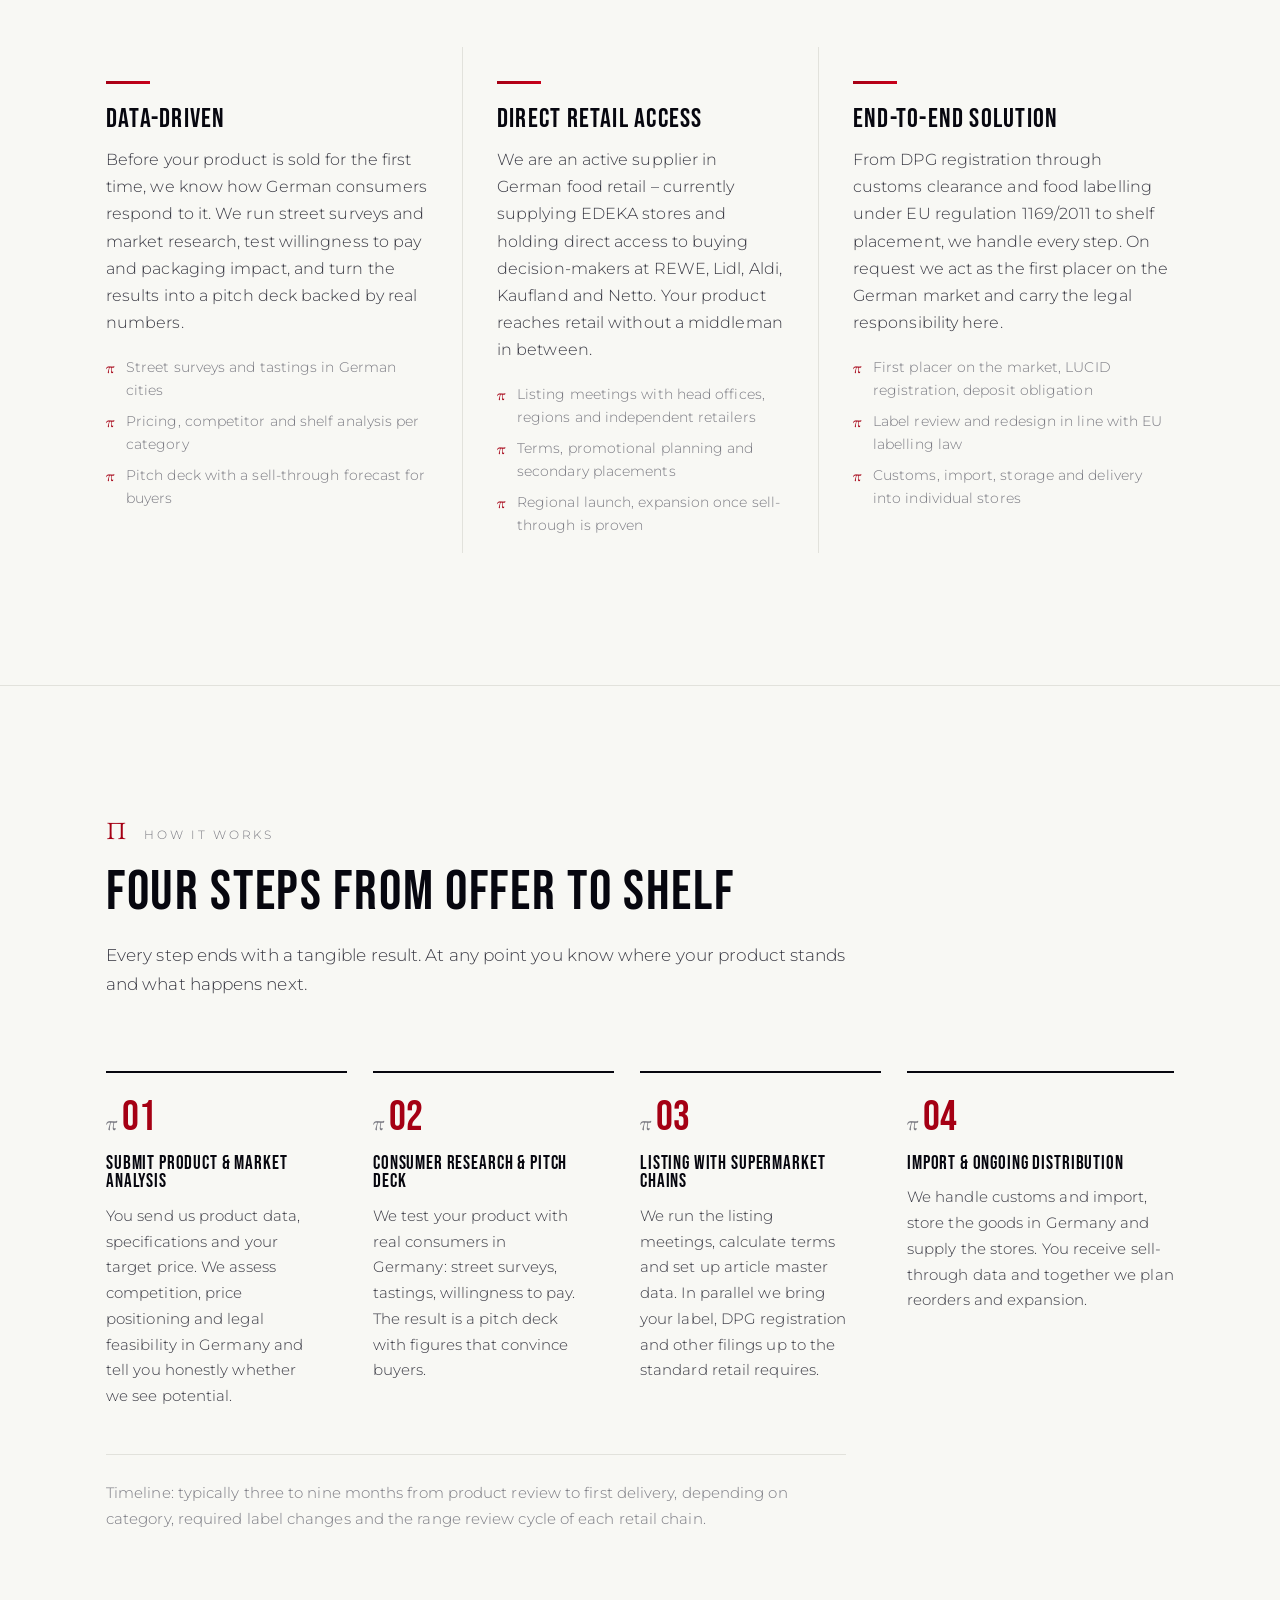
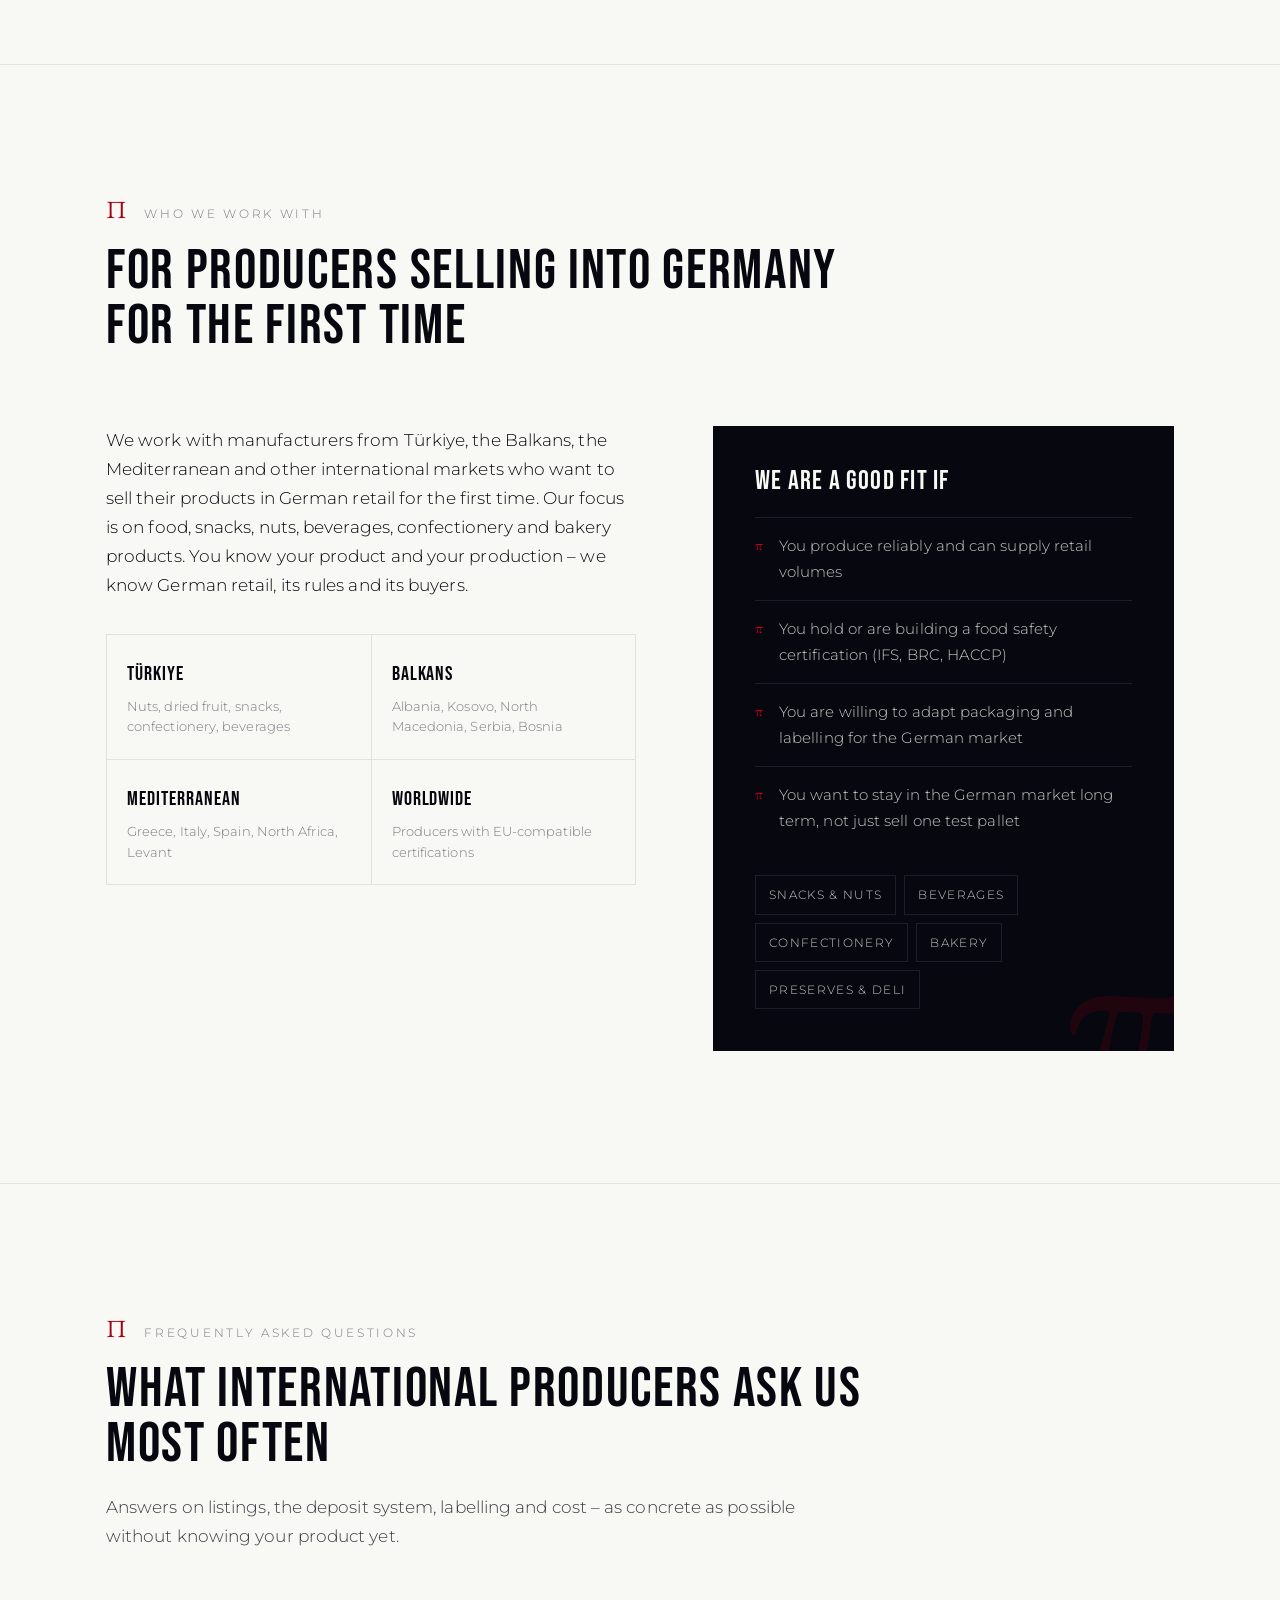
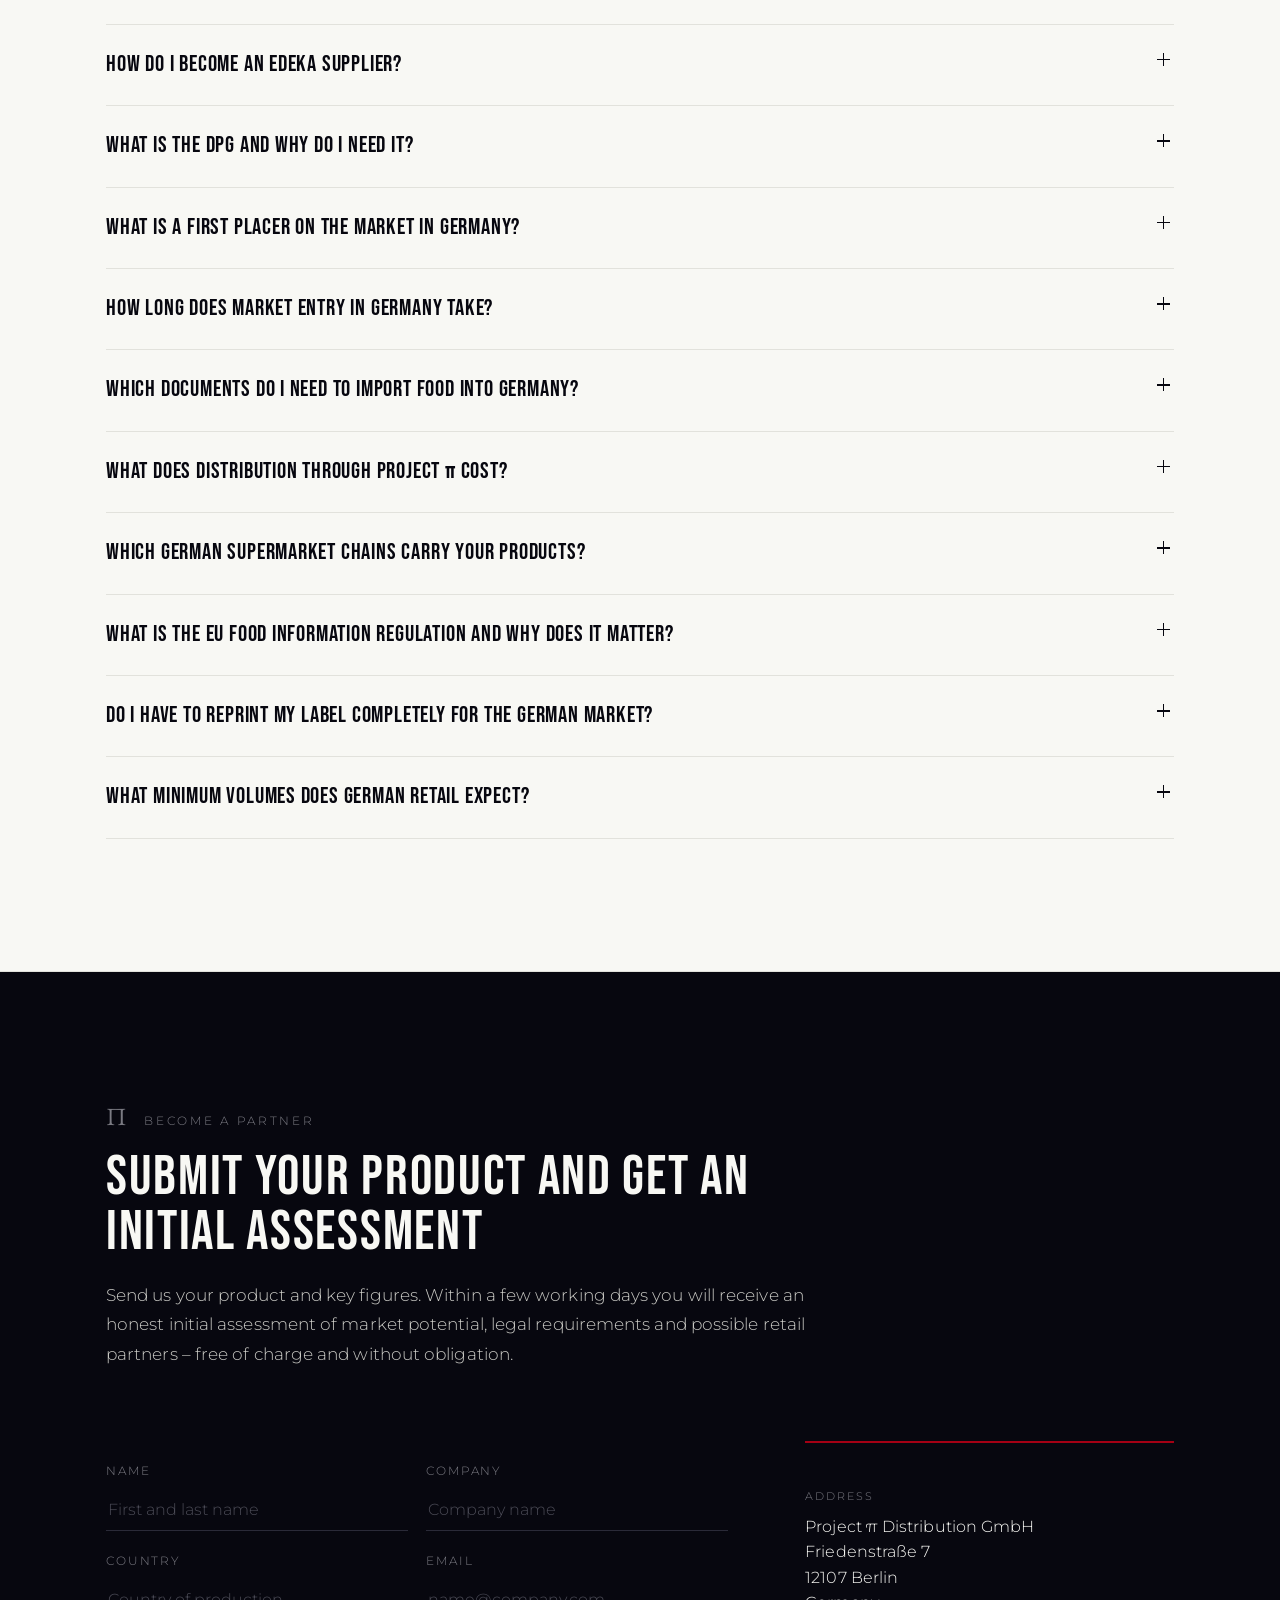
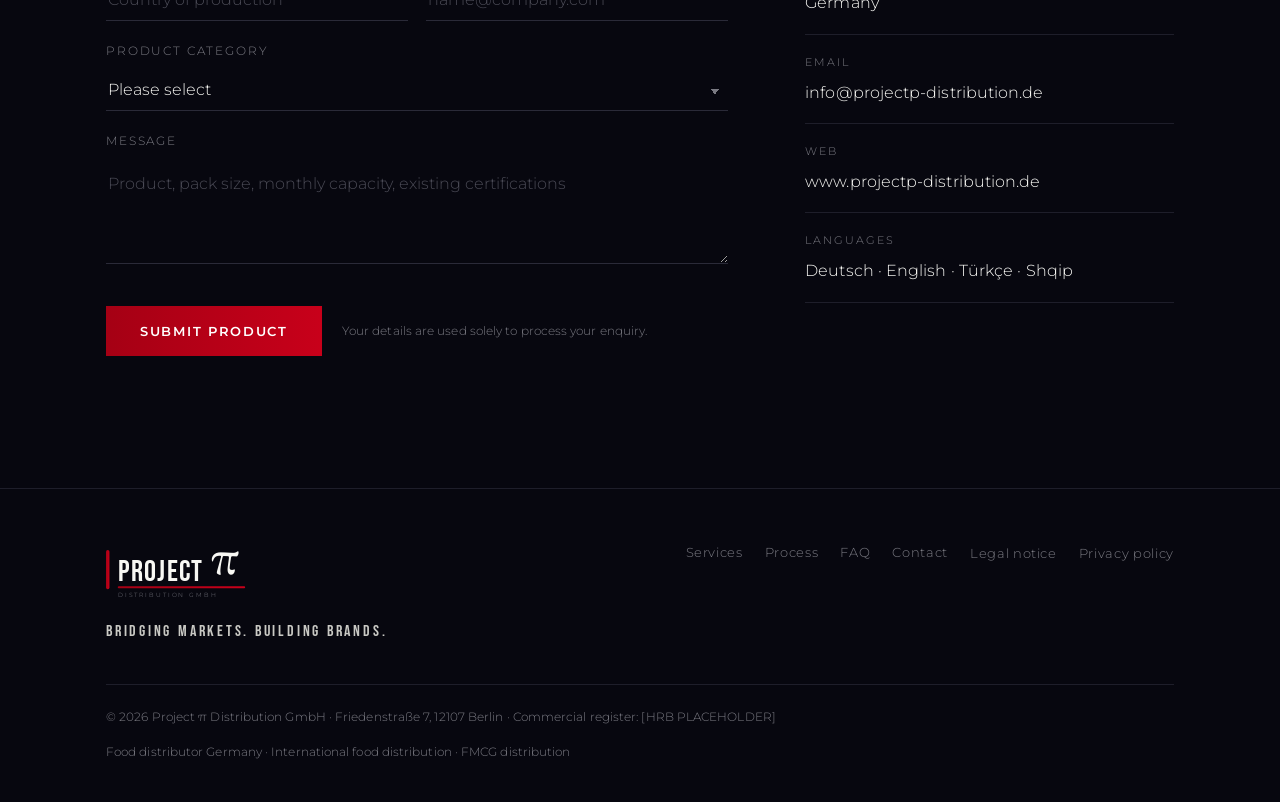
<file: Website.html>
<!DOCTYPE html>
<html lang="de">
<head>
<meta charset="utf-8">
<meta name="viewport" content="width=device-width, initial-scale=1">
<title>Project π Distribution GmbH – Lebensmittel Distributor Deutschland | EDEKA Lieferant werden</title>
<meta name="description" content="Datengetriebene Lebensmitteldistribution aus Berlin. Wir bringen internationale Lebensmittel, Snacks und Getränke in den deutschen Einzelhandel – EDEKA, REWE, Lidl, Aldi, Kaufland. Marktforschung, DPG-Anmeldung, LMIV-Kennzeichnung, Zollabwicklung und Listung aus einer Hand.">
<meta name="keywords" content="Lebensmittel Distributor Deutschland, food distributor Germany, EDEKA Lieferant werden, REWE Lieferant werden, German supermarket supplier, Lebensmittel Importeur Deutschland, food importer Germany, Erstinverkehrbringer Deutschland, DPG Anmeldung, Deutsches Pfandsystem, Markteintritt Deutschland Lebensmittel, FMCG distributor Germany, international food distribution Germany, Turkish food distributor Germany, Balkan food distributor Germany, Mediterranean food Germany, Lebensmittel exportieren nach Deutschland, LMIV Kennzeichnung, EU food import regulations, Zollabwicklung Lebensmittel Deutschland, Pfandpflicht Deutschland, Supermarkt Lieferant Deutschland, data driven food distribution">
<meta name="robots" content="index, follow, max-snippet:-1, max-image-preview:large">
<meta name="author" content="Project π Distribution GmbH">
<link rel="canonical" href="https://www.projectp-distribution.de/">

<link rel="alternate" hreflang="de" href="https://www.projectp-distribution.de/?lang=de">
<link rel="alternate" hreflang="en" href="https://www.projectp-distribution.de/?lang=en">
<link rel="alternate" hreflang="tr" href="https://www.projectp-distribution.de/?lang=tr">
<link rel="alternate" hreflang="sq" href="https://www.projectp-distribution.de/?lang=sq">
<link rel="alternate" hreflang="x-default" href="https://www.projectp-distribution.de/">

<meta property="og:type" content="website">
<meta property="og:site_name" content="Project π Distribution GmbH">
<meta property="og:locale" content="de_DE">
<meta property="og:locale:alternate" content="en_GB">
<meta property="og:locale:alternate" content="tr_TR">
<meta property="og:locale:alternate" content="sq_AL">
<meta property="og:url" content="https://www.projectp-distribution.de/">
<meta property="og:title" content="Project π Distribution GmbH – Ihr Zugang zum deutschen Lebensmitteleinzelhandel">
<meta property="og:description" content="Datengetriebene Lebensmitteldistribution aus Berlin: Marktforschung, Listung bei deutschen Supermarktketten, DPG, LMIV, Import und Logistik aus einer Hand.">
<meta property="og:image" content="https://www.projectp-distribution.de/og-image.png">
<meta name="twitter:card" content="summary_large_image">
<meta name="twitter:title" content="Project π Distribution GmbH – Food Distributor Germany">
<meta name="twitter:description" content="Bridging markets. Building brands. Internationale Lebensmittelproduzenten in den deutschen Einzelhandel bringen.">
<meta name="twitter:image" content="https://www.projectp-distribution.de/og-image.png">
<meta name="theme-color" content="#07070F">

<link rel="preconnect" href="https://fonts.googleapis.com">
<link rel="preconnect" href="https://fonts.gstatic.com" crossorigin>
<link href="https://fonts.googleapis.com/css2?family=Bebas+Neue&family=EB+Garamond:wght@400;500&family=Montserrat:wght@300;400;600&display=swap" rel="stylesheet">
<link rel="icon" href="data:image/svg+xml,%3Csvg xmlns='http://www.w3.org/2000/svg' viewBox='0 0 100 100'%3E%3Crect width='100' height='100' fill='%2307070F'/%3E%3Ctext x='50' y='74' font-family='EB Garamond,Garamond,serif' font-size='78' fill='%23A50014' text-anchor='middle'%3E%CF%80%3C/text%3E%3C/svg%3E">

<script type="application/ld+json">
{
  "@context": "https://schema.org",
  "@graph": [
    {
      "@type": "Organization",
      "@id": "https://www.projectp-distribution.de/#organization",
      "name": "Project π Distribution GmbH",
      "alternateName": ["Project Pi Distribution GmbH", "Project P Distribution GmbH"],
      "url": "https://www.projectp-distribution.de/",
      "email": "info@projectp-distribution.de",
      "slogan": "Bridging markets. Building brands.",
      "description": "Datengetriebene Lebensmitteldistributionsagentur in Deutschland. Project π Distribution GmbH bringt internationale Lebensmittel, Snacks, Süßwaren und Getränke in den deutschen Lebensmitteleinzelhandel und übernimmt Marktforschung, Import, DPG-Anmeldung, LMIV-konforme Kennzeichnung, Zollabwicklung und Listung bei Supermarktketten.",
      "foundingLocation": {"@type": "Place", "name": "Berlin, Deutschland"},
      "address": {
        "@type": "PostalAddress",
        "streetAddress": "Friedenstraße 7",
        "postalCode": "12107",
        "addressLocality": "Berlin",
        "addressRegion": "Berlin",
        "addressCountry": "DE"
      },
      "contactPoint": [{
        "@type": "ContactPoint",
        "contactType": "sales",
        "email": "info@projectp-distribution.de",
        "areaServed": ["DE", "TR", "AL", "XK", "MK", "RS", "BA", "GR", "IT", "ES"],
        "availableLanguage": ["de", "en", "tr", "sq", "ar"]
      }],
      "knowsAbout": [
        "Lebensmittel Distributor Deutschland",
        "EDEKA Lieferant werden",
        "Erstinverkehrbringer Deutschland",
        "DPG Anmeldung Deutsches Pfandsystem",
        "LMIV Kennzeichnung",
        "Zollabwicklung Lebensmittel Deutschland",
        "FMCG distributor Germany",
        "German market entry for food products"
      ],
      "identifier": "[HRB PLATZHALTER]"
    },
    {
      "@type": "WebSite",
      "@id": "https://www.projectp-distribution.de/#website",
      "url": "https://www.projectp-distribution.de/",
      "name": "Project π Distribution GmbH",
      "publisher": {"@id": "https://www.projectp-distribution.de/#organization"},
      "inLanguage": ["de", "en", "tr", "sq"]
    },
    {
      "@type": "Service",
      "@id": "https://www.projectp-distribution.de/#service-data",
      "name": "Datengetriebene Marktforschung für den deutschen Lebensmittelmarkt",
      "serviceType": "Consumer insights Germany",
      "provider": {"@id": "https://www.projectp-distribution.de/#organization"},
      "areaServed": {"@type": "Country", "name": "Deutschland"},
      "description": "Straßenumfragen, Konsumententests und Marktforschung zu Preisbereitschaft und Verpackungswirkung. Die Ergebnisse werden zu einem Pitchdeck mit belastbaren Zahlen verdichtet, mit dem Einkäufer im deutschen Lebensmitteleinzelhandel entscheiden können."
    },
    {
      "@type": "Service",
      "@id": "https://www.projectp-distribution.de/#service-retail",
      "name": "Listung bei deutschen Supermarktketten",
      "serviceType": "German supermarket supplier access",
      "provider": {"@id": "https://www.projectp-distribution.de/#organization"},
      "areaServed": {"@type": "Country", "name": "Deutschland"},
      "description": "Direkter Zugang zu Einkaufsentscheidern im deutschen Lebensmitteleinzelhandel, darunter EDEKA, REWE, Lidl, Aldi, Kaufland und Netto. Project π tritt selbst als Lieferant auf, sodass kein Zwischenhändler zwischen Produzent und Handel steht."
    },
    {
      "@type": "Service",
      "@id": "https://www.projectp-distribution.de/#service-compliance",
      "name": "Import, Compliance und Logistik für Lebensmittel",
      "serviceType": "Food import compliance Germany",
      "provider": {"@id": "https://www.projectp-distribution.de/#organization"},
      "areaServed": {"@type": "Country", "name": "Deutschland"},
      "description": "Übernahme der Rolle des Erstinverkehrbringers, DPG-Anmeldung und Pfandkennzeichnung, LMIV-konforme Etikettierung, Zollabwicklung, Verpackungsregister LUCID sowie Lagerung und Feinverteilung bis in den Markt."
    },
    {
      "@type": "FAQPage",
      "@id": "https://www.projectp-distribution.de/#faq",
      "inLanguage": "de",
      "mainEntity": [
        {"@type": "Question", "name": "Wie werde ich EDEKA Lieferant?",
         "acceptedAnswer": {"@type": "Answer", "text": "EDEKA ist genossenschaftlich organisiert: Neben der Zentrale entscheiden sieben Regionalgesellschaften und selbstständige Kaufleute über die Listung eines Produkts. Für ein Neuprodukt brauchen Sie vollständige Artikelstammdaten (GLN und GTIN über GS1), eine LMIV-konforme Kennzeichnung in deutscher Sprache, ein Lebensmittelsicherheitszertifikat wie IFS oder BRC, gesicherte Lieferfähigkeit und ein durchgerechnetes Konditionenmodell. Entscheidend ist außerdem die Begründung: Einkäufer listen aus, was sie nicht durch Daten überzeugt. Project π übernimmt diesen Weg als Ihr deutscher Lieferant, bereitet Stammdaten, Kalkulation und Pitchdeck vor und führt die Listungsgespräche."}},
        {"@type": "Question", "name": "Was ist die DPG und warum brauche ich sie?",
         "acceptedAnswer": {"@type": "Answer", "text": "Die DPG (Deutsche Pfandsystem GmbH) betreibt das Clearingsystem für das deutsche Einwegpfand. Wer pfandpflichtige Einweggetränkeverpackungen erstmals in Deutschland in Verkehr bringt, muss sich als Erstinverkehrbringer bei der DPG registrieren und jede Verpackung mit dem DPG-Zeichen und einem gültigen EAN kennzeichnen. Auf pfandpflichtige Einweggetränke werden 25 Cent Pfand erhoben, das über das DPG-System zwischen Handel und Inverkehrbringer abgerechnet wird. Ohne diese Registrierung und Kennzeichnung darf kein deutscher Händler Ihr Getränk verkaufen."}},
        {"@type": "Question", "name": "Was ist ein Erstinverkehrbringer in Deutschland?",
         "acceptedAnswer": {"@type": "Answer", "text": "Erstinverkehrbringer ist, wer ein Produkt erstmals auf dem deutschen Markt bereitstellt. Diese Rolle trägt die volle rechtliche Verantwortung für Lebensmittelsicherheit, Rückverfolgbarkeit, korrekte Kennzeichnung nach LMIV, Registrierung im Verpackungsregister LUCID und gegebenenfalls die Pfandpflicht. Ein Produzent außerhalb der EU kann diese Rolle nicht selbst ausfüllen, ohne eine verantwortliche Person oder Niederlassung in der EU zu haben. Project π kann als deutscher Erstinverkehrbringer auftreten und diese Pflichten vertraglich übernehmen."}},
        {"@type": "Question", "name": "Wie lange dauert ein Markteintritt in Deutschland?",
         "acceptedAnswer": {"@type": "Answer", "text": "Realistisch sind drei bis neun Monate von der ersten Produktprüfung bis zur ersten Lieferung ins Regal. Die Produkt- und Marktanalyse dauert etwa zwei bis vier Wochen, die Konsumentenforschung mit Straßenumfragen vier bis sechs Wochen. Der Zeitpunkt der Listung hängt danach vom Sortimentszyklus der jeweiligen Kette ab, da viele Einkaufsabteilungen nur in festen Fenstern über Neulistungen entscheiden. Anpassungen an der Etikettierung oder der Rezeptur können den Zeitraum verlängern, deshalb prüfen wir beides so früh wie möglich."}},
        {"@type": "Question", "name": "Welche Dokumente brauche ich für den Lebensmittelimport nach Deutschland?",
         "acceptedAnswer": {"@type": "Answer", "text": "Erforderlich sind in der Regel eine vollständige Produktspezifikation, Zutatenverzeichnis mit Allergenen, eine Nährwertanalyse je 100 Gramm oder Milliliter, Angaben zur Haltbarkeit sowie ein Lebensmittelsicherheitszertifikat wie IFS, BRC oder ein HACCP-Nachweis. Für den Zoll kommen Handelsrechnung, Packliste, Ursprungsnachweis und die richtige Einreihung in den TARIC-Zolltarif hinzu. Produkte tierischen Ursprungs benötigen zusätzlich ein Veterinärzertifikat und die Anmeldung über TRACES. Wir prüfen Ihre vorhandenen Unterlagen und sagen Ihnen konkret, was fehlt."}},
        {"@type": "Question", "name": "Was kostet eine Distribution über Project π?",
         "acceptedAnswer": {"@type": "Answer", "text": "Es gibt keinen Pauschalpreis, weil Kategorie, Volumen, Pfandpflicht und Umfang der nötigen Anpassungen die Kosten bestimmen. Üblich sind zwei Modelle: Wir kaufen Ihre Ware ein und verdienen an der Handelsspanne als Lieferant, oder wir arbeiten für Marktforschung und Listung mit einem klar definierten Projekthonorar. Häufig ist eine Kombination sinnvoll, bei der die Vorleistung projektbezogen und die laufende Distribution über die Spanne läuft. Die erste Produktprüfung und die Ersteinschätzung zum Marktpotenzial sind kostenlos."}},
        {"@type": "Question", "name": "In welchen deutschen Supermarktketten sind eure Produkte erhältlich?",
         "acceptedAnswer": {"@type": "Answer", "text": "Wir beliefern den deutschen Lebensmitteleinzelhandel aktiv über EDEKA und arbeiten mit Einkaufsentscheidern bei REWE, Lidl, Aldi, Kaufland und Netto sowie mit Großhandel und Fachhandel. Der deutsche Handel ist stark dezentral, gerade bei EDEKA und REWE entscheiden Regionalgesellschaften und selbstständige Kaufleute mit. Deshalb starten viele Produkte regional und werden nach nachgewiesenem Abverkauf ausgeweitet. Welche Kette für Ihr Produkt die richtige ist, hängt von Preislage, Kategorie und Zielgruppe ab und wird im Rahmen der Marktanalyse festgelegt."}},
        {"@type": "Question", "name": "Was ist LMIV und warum ist es wichtig?",
         "acceptedAnswer": {"@type": "Answer", "text": "LMIV steht für Lebensmittelinformationsverordnung, die EU-Verordnung 1169/2011 über die Information der Verbraucher über Lebensmittel. Sie schreibt vor, welche Angaben auf der Verpackung stehen müssen: Bezeichnung, Zutatenverzeichnis mit hervorgehobenen Allergenen, Nettofüllmenge, Mindesthaltbarkeitsdatum, Nährwerttabelle je 100 Gramm oder Milliliter sowie Name und Anschrift des verantwortlichen Lebensmittelunternehmers in der EU. In Deutschland müssen diese Pflichtangaben in deutscher Sprache und mit einer Mindestschriftgröße von 1,2 Millimetern x-Höhe erscheinen. Ein falsches Etikett führt zu Beanstandungen durch die Lebensmittelüberwachung und im schlimmsten Fall zur Auslistung."}},
        {"@type": "Question", "name": "Muss ich mein Etikett für den deutschen Markt komplett neu drucken?",
         "acceptedAnswer": {"@type": "Answer", "text": "Nicht zwingend. Wenn Ihre bestehende Verpackung die Pflichtangaben bereits vollständig und lesbar enthält, reicht häufig ein deutschsprachiges Zusatzetikett, das fest und dauerhaft angebracht wird. Fehlen dagegen Angaben wie die Nährwerttabelle, oder ist die Schrift zu klein, ist eine Neugestaltung des Hauptetiketts der sauberere und langfristig günstigere Weg. Wir prüfen Ihre aktuelle Verpackung, sagen Ihnen, welcher Weg zulässig ist, und liefern eine druckfertige Vorlage."}},
        {"@type": "Question", "name": "Welche Mindestmengen erwartet der deutsche Handel?",
         "acceptedAnswer": {"@type": "Answer", "text": "Es gibt keine feste Grenze, aber der Handel erwartet Lieferfähigkeit über die gesamte Listungsdauer. Für einen regionalen Start reicht oft eine Produktionsmenge im Bereich weniger Paletten pro Monat, für eine nationale Listung müssen Sie in der Regel deutlich größere Volumen und kurze Nachlieferzeiten sicherstellen. Wichtiger als die reine Menge sind eine stabile Produktion, gleichbleibende Qualität und ausreichend Restlaufzeit bei der Anlieferung. Wir kalkulieren den benötigten Bedarf gemeinsam mit Ihnen, bevor wir eine Listung zusagen."}}
      ]
    }
  ]
}
</script>

<style>
:root{
  --night:#07070F;
  --burg:#A50014;
  --burg2:#C8001A;
  --warm:#F8F8F4;
  --steel:#7A7A82;
  --line:#E2E2DC;
  --line-dark:#1E1E2A;
  --grad:linear-gradient(90deg,#A50014 0%,#C8001A 100%);
  --maxw:1180px;
  --pad:clamp(20px,5vw,56px);
}
*{box-sizing:border-box;margin:0;padding:0}
html{scroll-behavior:smooth;scroll-padding-top:88px;-webkit-text-size-adjust:100%}
body{
  background:var(--warm);color:var(--night);
  font-family:'Montserrat',Helvetica,Arial,sans-serif;font-weight:300;
  font-size:16.5px;line-height:1.75;letter-spacing:.005em;
  overflow-x:hidden;
}
img,svg{display:block;max-width:100%}
a{color:inherit}
::selection{background:var(--burg);color:#fff}
:focus-visible{outline:2px solid var(--burg);outline-offset:3px}
@media (prefers-reduced-motion:reduce){html{scroll-behavior:auto}*{transition:none!important;animation:none!important}}

.wrap{max-width:var(--maxw);margin:0 auto;padding-left:var(--pad);padding-right:var(--pad)}
h1,h2,h3,.bebas{font-family:'Bebas Neue',Impact,sans-serif;font-weight:400;letter-spacing:.03em;line-height:.98}
h1{font-size:clamp(2.9rem,7.4vw,5.6rem)}
h2{font-size:clamp(2.1rem,4.6vw,3.5rem)}
h3{font-size:clamp(1.3rem,2.2vw,1.7rem);letter-spacing:.045em}
p{max-width:68ch}
.pi{font-family:'EB Garamond',Garamond,serif;font-weight:400}

/* ---------- NAV ---------- */
header.nav{position:fixed;top:0;left:0;right:0;z-index:90;transition:background .35s ease,box-shadow .35s ease,border-color .35s ease;border-bottom:1px solid transparent}
header.nav .bar{max-width:var(--maxw);margin:0 auto;padding:14px var(--pad);display:flex;align-items:center;gap:28px}
header.nav .logo{flex:0 0 auto}
header.nav .logo svg{width:172px;height:56px}
.logo-word,.logo-pi{fill:#F8F8F4;transition:fill .35s ease}
.logo-sub{fill:#7A7A82}
header.nav.solid{background:rgba(248,248,244,.96);backdrop-filter:blur(10px);border-bottom-color:var(--line)}
header.nav.solid .logo-word,header.nav.solid .logo-pi{fill:#07070F}
nav.links{margin-left:auto;display:flex;align-items:center;gap:26px}
nav.links a{font-size:.79rem;letter-spacing:.14em;text-transform:uppercase;text-decoration:none;color:#C9C9C4;transition:color .2s}
header.nav.solid nav.links a{color:var(--steel)}
nav.links a:hover{color:var(--burg)}
.langs{display:flex;gap:2px;border:1px solid rgba(255,255,255,.22);border-radius:2px;padding:2px}
header.nav.solid .langs{border-color:var(--line)}
.langs button{background:none;border:0;cursor:pointer;font-family:'Montserrat',sans-serif;font-weight:400;font-size:.72rem;letter-spacing:.1em;color:#C9C9C4;padding:5px 9px;border-radius:1px;transition:.2s}
header.nav.solid .langs button{color:var(--steel)}
.langs button:hover{color:#fff}
header.nav.solid .langs button:hover{color:var(--night)}
.langs button[aria-current="true"]{background:var(--grad);color:#fff}
header.nav.solid .langs button[aria-current="true"]{color:#fff}
.burger{display:none;background:none;border:1px solid rgba(255,255,255,.25);border-radius:2px;cursor:pointer;padding:9px 11px}
.burger span{display:block;width:19px;height:1.5px;background:#F8F8F4;margin:4px 0}
header.nav.solid .burger{border-color:var(--line)}
header.nav.solid .burger span{background:var(--night)}

/* ---------- BUTTONS ---------- */
.btn{display:inline-block;font-family:'Montserrat',sans-serif;font-weight:600;font-size:.82rem;letter-spacing:.13em;text-transform:uppercase;text-decoration:none;padding:17px 34px;border:0;cursor:pointer;transition:transform .18s ease,filter .18s ease}
.btn-primary{background:var(--grad);color:#fff}
.btn-primary:hover{filter:brightness(1.12);transform:translateY(-2px)}
.btn-ghost{border:1px solid rgba(248,248,244,.35);color:var(--warm);background:none}
.btn-ghost:hover{border-color:var(--warm)}
.btn-dark{background:var(--night);color:var(--warm)}
.btn-dark:hover{filter:brightness(1.5)}

/* ---------- HERO ---------- */
.hero{background:var(--night);color:var(--warm);position:relative;overflow:hidden;padding:clamp(140px,17vh,190px) 0 clamp(60px,9vh,96px)}
.hero .wrap{position:relative;z-index:2}
.hero-pi{position:absolute;right:-6vw;bottom:-16vh;font-family:'EB Garamond',serif;font-size:clamp(30rem,58vw,60rem);line-height:.7;color:#A50014;opacity:.13;z-index:1;pointer-events:none;user-select:none}
.hero-logo svg{width:min(430px,86vw);height:auto;margin-bottom:clamp(30px,5vh,52px)}
.hero h1{max-width:16ch;margin-bottom:26px}
.hero h1 em{font-style:normal;background:var(--grad);-webkit-background-clip:text;background-clip:text;color:transparent}
.hero .sub{font-size:clamp(1rem,1.55vw,1.16rem);color:#C9C9C4;max-width:60ch;margin-bottom:38px}
.slogan{display:flex;align-items:center;gap:16px;margin-bottom:34px}
.slogan .rule{width:56px;height:3px;background:var(--grad);flex:0 0 auto}
.slogan span{font-family:'Bebas Neue',sans-serif;font-size:clamp(1.05rem,2.1vw,1.5rem);letter-spacing:.19em;color:var(--warm)}
.hero-cta{display:flex;flex-wrap:wrap;gap:14px;margin-bottom:clamp(48px,8vh,78px)}
.trust{display:flex;flex-wrap:wrap;gap:0;border-top:1px solid var(--line-dark);padding-top:26px}
.trust div{flex:1 1 210px;padding-right:26px;border-left:1px solid var(--line-dark);padding-left:22px}
.trust div:first-child{border-left:0;padding-left:0}
.trust b{display:block;font-family:'Bebas Neue',sans-serif;font-size:1.5rem;letter-spacing:.05em;font-weight:400;color:var(--warm)}
.trust small{font-size:.76rem;letter-spacing:.1em;text-transform:uppercase;color:var(--steel)}

/* ---------- SECTIONS ---------- */
section.band{padding:clamp(76px,11vw,132px) 0;position:relative}
section.band + section.band{border-top:1px solid var(--line)}
section.band.contact{border-top-color:var(--night)}
.skip:focus{left:12px!important;top:12px;background:var(--warm);color:var(--night);padding:11px 16px;z-index:300;font-size:.85rem}
.mark{display:flex;align-items:baseline;gap:12px;margin-bottom:20px}
.mark .pi{font-size:1.55rem;color:var(--burg);line-height:1}
.mark span{font-size:.76rem;letter-spacing:.22em;text-transform:uppercase;color:var(--steel)}
.head{max-width:760px;margin-bottom:clamp(46px,6vw,72px)}
.head p{margin-top:20px;color:#3A3A44;font-size:1.05rem}

/* USP */
.pillars{display:grid;grid-template-columns:repeat(3,1fr);gap:0}
.pillar{padding:34px 34px 8px 34px;border-left:1px solid var(--line)}
.pillar:first-child{padding-left:0;border-left:0}
.pillar:last-child{padding-right:0}
.pillar .top{width:44px;height:3px;background:var(--grad);margin-bottom:22px}
.pillar h3{margin-bottom:14px}
.pillar p{font-size:.97rem;color:#3A3A44}
.pillar ul{list-style:none;margin-top:20px}
.pillar li{font-size:.88rem;color:var(--steel);padding-left:20px;position:relative;margin-bottom:9px;line-height:1.6}
.pillar li:before{content:"π";font-family:'EB Garamond',serif;color:var(--burg);position:absolute;left:0;top:-1px;font-size:1rem}

/* PROCESS */
.steps{display:grid;grid-template-columns:repeat(4,1fr);gap:0;counter-reset:s}
.step{padding:0 30px 0 0;border-top:2px solid var(--night);padding-top:24px;margin-right:26px}
.step:last-child{margin-right:0;padding-right:0}
.step .no{font-family:'Bebas Neue',sans-serif;font-size:2.6rem;line-height:1;color:var(--burg);display:flex;align-items:baseline;gap:5px;margin-bottom:16px}
.step .no .pi{font-size:1.35rem;color:var(--steel)}
.step h3{margin-bottom:12px;font-size:1.18rem}
.step p{font-size:.92rem;color:#3A3A44}
.proc-note{margin-top:44px;padding-top:26px;border-top:1px solid var(--line);font-size:.92rem;color:var(--steel);max-width:74ch}

/* TARGET */
.tgt{display:grid;grid-template-columns:1.15fr 1fr;gap:clamp(36px,6vw,84px);align-items:start}
.regions{display:grid;grid-template-columns:1fr 1fr;gap:1px;background:var(--line);border:1px solid var(--line);margin-top:34px}
.regions div{background:var(--warm);padding:22px 20px}
.regions b{font-family:'Bebas Neue',sans-serif;font-weight:400;font-size:1.22rem;letter-spacing:.05em;display:block;margin-bottom:5px}
.regions small{font-size:.83rem;color:var(--steel);line-height:1.55;display:block}
.fitbox{background:var(--night);color:var(--warm);padding:clamp(28px,3.4vw,42px);position:relative;overflow:hidden}
.fitbox .bgpi{position:absolute;right:-10px;bottom:-70px;font-family:'EB Garamond',serif;font-size:14rem;line-height:1;color:#A50014;opacity:.16}
.fitbox h3{margin-bottom:22px;position:relative;z-index:2}
.fitbox ul{list-style:none;position:relative;z-index:2}
.fitbox li{padding:15px 0 15px 24px;border-top:1px solid var(--line-dark);font-size:.93rem;color:#C9C9C4;position:relative}
.fitbox li:before{content:"π";font-family:'EB Garamond',serif;color:var(--burg2);position:absolute;left:0;top:14px}
.cats{display:flex;flex-wrap:wrap;gap:8px;margin-top:26px;position:relative;z-index:2}
.cats span{border:1px solid var(--line-dark);color:#C9C9C4;font-size:.76rem;letter-spacing:.11em;text-transform:uppercase;padding:8px 13px}

/* FAQ */
.faq{border-top:1px solid var(--line)}
.faq details{border-bottom:1px solid var(--line)}
.faq summary{list-style:none;cursor:pointer;padding:26px 44px 26px 0;position:relative;display:block;font-family:'Bebas Neue',sans-serif;font-size:clamp(1.15rem,2vw,1.42rem);letter-spacing:.035em;line-height:1.25;transition:color .2s}
.faq summary::-webkit-details-marker{display:none}
.faq summary:hover{color:var(--burg)}
.faq summary:after{content:"";position:absolute;right:4px;top:34px;width:13px;height:1.5px;background:var(--night);transition:transform .25s ease}
.faq summary:before{content:"";position:absolute;right:9.75px;top:28px;width:1.5px;height:13px;background:var(--night);transition:transform .25s ease,opacity .25s ease}
.faq details[open] summary:before{opacity:0;transform:rotate(90deg)}
.faq details[open] summary{color:var(--burg)}
.faq details[open] summary:after{background:var(--burg)}
.faq .ans{padding:0 clamp(0px,7vw,110px) 30px 0;font-size:.98rem;color:#3A3A44}
.faq .ans p{max-width:76ch}

/* CONTACT */
.contact{background:var(--night);color:var(--warm)}
.contact h2,.contact h3{color:var(--warm)}
.contact .head p{color:#C9C9C4}
.contact .mark span{color:var(--steel)}
.cgrid{display:grid;grid-template-columns:1.35fr .8fr;gap:clamp(36px,6vw,80px);align-items:start}
form .row{display:grid;grid-template-columns:1fr 1fr;gap:18px}
form label{display:block;font-size:.72rem;letter-spacing:.16em;text-transform:uppercase;color:var(--steel);margin:20px 0 8px}
form input,form select,form textarea{width:100%;background:transparent;border:0;border-bottom:1px solid #2A2A38;color:var(--warm);font-family:'Montserrat',sans-serif;font-weight:300;font-size:1rem;padding:11px 2px;transition:border-color .2s}
form textarea{resize:vertical;min-height:104px;line-height:1.6}
form input:focus,form select:focus,form textarea:focus{outline:none;border-bottom-color:var(--burg2)}
form select{appearance:none;border-radius:0;background-image:linear-gradient(45deg,transparent 50%,#7A7A82 50%),linear-gradient(135deg,#7A7A82 50%,transparent 50%);background-position:calc(100% - 13px) 20px,calc(100% - 8px) 20px;background-size:5px 5px,5px 5px;background-repeat:no-repeat;cursor:pointer}
form select option{background:#07070F;color:#F8F8F4}
form input::placeholder,form textarea::placeholder{color:#4A4A55}
form .send{margin-top:34px;display:flex;flex-wrap:wrap;align-items:center;gap:20px}
.formnote{font-size:.78rem;color:var(--steel);max-width:44ch;line-height:1.6}
.status{margin-top:18px;font-size:.9rem;display:none;padding:14px 16px;border-left:3px solid var(--burg2)}
.status.show{display:block}
.status.ok{background:rgba(165,0,20,.14);color:#F8F8F4}
.status.err{background:rgba(122,122,130,.16);color:#C9C9C4}
.cinfo{border-top:2px solid var(--burg);padding-top:26px}
.cinfo .item{padding:18px 0;border-bottom:1px solid var(--line-dark)}
.cinfo .k{font-size:.7rem;letter-spacing:.18em;text-transform:uppercase;color:var(--steel);margin-bottom:7px}
.cinfo .v{font-size:1rem;color:var(--warm);text-decoration:none;line-height:1.6;display:block}
a.v:hover{color:var(--burg2)}

/* FOOTER */
footer{background:var(--night);color:var(--steel);border-top:1px solid var(--line-dark);padding:52px 0 40px}
.fgrid{display:flex;flex-wrap:wrap;gap:30px;align-items:flex-start;justify-content:space-between}
footer .logo svg{width:196px;height:64px}
.ftag{font-family:'Bebas Neue',sans-serif;font-size:1.02rem;letter-spacing:.17em;color:#C9C9C4;margin-top:12px}
.flinks{display:flex;flex-wrap:wrap;gap:22px;align-items:center}
.flinks a,.flinks button{background:none;border:0;cursor:pointer;font-family:'Montserrat',sans-serif;font-weight:300;font-size:.82rem;color:var(--steel);text-decoration:none;letter-spacing:.05em}
.flinks a:hover,.flinks button:hover{color:var(--warm)}
.fbottom{margin-top:38px;padding-top:22px;border-top:1px solid var(--line-dark);display:flex;flex-wrap:wrap;gap:14px;justify-content:space-between;font-size:.76rem;line-height:1.7}

/* LEGAL OVERLAY */
.overlay{position:fixed;inset:0;background:rgba(7,7,15,.72);backdrop-filter:blur(4px);z-index:200;display:none;padding:5vh var(--pad)}
.overlay.open{display:block}
.sheet{background:var(--warm);max-width:760px;margin:0 auto;max-height:90vh;overflow:auto;padding:clamp(26px,4vw,52px);position:relative}
.sheet h2{margin-bottom:24px}
.sheet p{font-size:.95rem;margin-bottom:14px;color:#3A3A44}
.sheet .close{position:absolute;top:16px;right:18px;background:none;border:1px solid var(--line);cursor:pointer;font-size:1.1rem;line-height:1;padding:8px 12px;color:var(--night)}
.ph{background:rgba(165,0,20,.09);border-left:3px solid var(--burg);padding:12px 14px;font-size:.9rem;display:block;margin:14px 0}

/* RESPONSIVE */
@media(max-width:1000px){
  .pillars{grid-template-columns:1fr;gap:0}
  .pillar{padding:30px 0;border-left:0;border-top:1px solid var(--line)}
  .pillar:first-child{border-top:0;padding-top:0}
  .steps{grid-template-columns:1fr 1fr;gap:30px 0}
  .step{margin-right:26px}
  .step:nth-child(2n){margin-right:0;padding-right:0}
  .tgt,.cgrid{grid-template-columns:1fr}
}
@media(max-width:860px){
  nav.links{position:fixed;top:0;right:0;bottom:0;width:min(320px,84vw);background:var(--night);flex-direction:column;align-items:flex-start;justify-content:center;gap:26px;padding:0 34px;transform:translateX(102%);transition:transform .3s ease;z-index:95}
  nav.links.open{transform:translateX(0)}
  nav.links a{font-size:1rem;color:#F8F8F4}
  header.nav.solid nav.links a{color:#F8F8F4}
  .burger{display:block;margin-left:auto;order:3;z-index:96}
  .langs{order:2;margin-left:auto}
  header.nav .bar{gap:12px}
  header.nav .logo svg{width:142px;height:46px}
  .trust div{border-left:0;padding-left:0;border-top:1px solid var(--line-dark);padding-top:14px;margin-top:14px;flex:1 1 100%}
  .trust div:first-child{border-top:0;margin-top:0;padding-top:0}
  .regions{grid-template-columns:1fr}
  form .row{grid-template-columns:1fr;gap:0}
  .hero-pi{bottom:-8vh;right:-14vw;opacity:.1}
}
@media(max-width:560px){
  .langs button{padding:4px 6px;font-size:.66rem;white-space:nowrap}
  header.nav .logo svg{width:126px;height:41px}
  .steps{grid-template-columns:1fr}
  .step{margin-right:0;padding-right:0}
  .btn{width:100%;text-align:center}
  .hero-cta{flex-direction:column}
}
</style>
</head>
<body>

<a class="skip" href="#main" style="position:absolute;left:-9999px">Zum Inhalt springen</a>

<header class="nav" id="nav">
  <div class="bar">
    <a class="logo" href="#top" aria-label="Project Pi Distribution GmbH – Startseite">
      <svg viewBox="0 0 400 130" role="img" aria-label="Logo Project π Distribution GmbH – Lebensmittel Distributor Deutschland">
        <defs>
          <linearGradient id="burgNav" x1="0%" y1="0%" x2="100%" y2="0%">
            <stop offset="0%" stop-color="#A50014"/><stop offset="100%" stop-color="#C8001A"/>
          </linearGradient>
        </defs>
        <rect x="0" y="18" width="7" height="80" fill="url(#burgNav)" rx="3.5"/>
        <text class="logo-word" x="24" y="82" font-family="'Bebas Neue'" font-size="62" letter-spacing="0.04em">PROJECT</text>
        <text class="logo-pi" x="214" y="68" font-family="'EB Garamond'" font-size="108">π</text>
        <rect x="24" y="92" width="260" height="4" fill="url(#burgNav)" rx="2"/>
        <text class="logo-sub" x="24" y="113" font-family="'Montserrat'" font-weight="300" font-size="12" letter-spacing="0.32em">DISTRIBUTION GMBH</text>
      </svg>
    </a>
    <nav class="links" id="menu">
      <a href="#usp" data-i18n="nav.usp">Leistungen</a>
      <a href="#prozess" data-i18n="nav.process">Ablauf</a>
      <a href="#zielgruppe" data-i18n="nav.target">Für wen</a>
      <a href="#faq" data-i18n="nav.faq">FAQ</a>
      <a href="#kontakt" data-i18n="nav.contact">Kontakt</a>
    </nav>
    <div class="langs" role="group" aria-label="Sprache wählen / Choose language">
      <button type="button" data-lang="de" aria-current="true">🇩🇪 DE</button>
      <button type="button" data-lang="en">🇬🇧 EN</button>
      <button type="button" data-lang="tr">🇹🇷 TR</button>
      <button type="button" data-lang="sq">🇦🇱 SQ</button>
    </div>
    <button class="burger" id="burger" aria-label="Menü" aria-expanded="false"><span></span><span></span><span></span></button>
  </div>
</header>

<main id="main">
<section class="hero" id="top">
  <div class="hero-pi" aria-hidden="true">π</div>
  <div class="wrap">
    <div class="hero-logo">
      <svg viewBox="0 0 400 130" role="img" aria-label="Project π Distribution GmbH – datengetriebene Lebensmitteldistribution in Deutschland">
        <defs>
          <linearGradient id="burgHero" x1="0%" y1="0%" x2="100%" y2="0%">
            <stop offset="0%" stop-color="#A50014"/><stop offset="100%" stop-color="#C8001A"/>
          </linearGradient>
        </defs>
        <rect x="0" y="18" width="7" height="80" fill="url(#burgHero)" rx="3.5"/>
        <text x="24" y="82" font-family="'Bebas Neue'" font-size="62" fill="#F8F8F4" letter-spacing="0.04em">PROJECT</text>
        <text x="214" y="68" font-family="'EB Garamond'" font-size="108" fill="#F8F8F4">π</text>
        <rect x="24" y="92" width="260" height="4" fill="url(#burgHero)" rx="2"/>
        <text x="24" y="113" font-family="'Montserrat'" font-weight="300" font-size="12" fill="#7A7A82" letter-spacing="0.32em">DISTRIBUTION GMBH</text>
      </svg>
    </div>
    <div class="slogan"><span class="rule" aria-hidden="true"></span><span>Bridging markets. Building brands.</span></div>
    <h1 data-i18n="hero.h1">Ihr Produkt. Unser Netzwerk. <em>Der deutsche Markt.</em></h1>
    <p class="sub" data-i18n="hero.sub">Project π Distribution ist eine datengetriebene Lebensmitteldistribution aus Berlin. Wir bringen internationale Lebensmittel, Snacks, Süßwaren und Getränke in den deutschen Einzelhandel – von der ersten Marktanalyse bis zur Regalplatzierung.</p>
    <div class="hero-cta">
      <a class="btn btn-primary" href="#kontakt" data-i18n="hero.cta">Jetzt Partner werden</a>
      <a class="btn btn-ghost" href="#prozess" data-i18n="hero.ctaAlt">So funktioniert es</a>
    </div>
    <div class="trust">
      <div><b data-i18n="hero.t1b">Sitz in Berlin</b><small data-i18n="hero.t1s">Deutsche GmbH als Ihr Lieferant</small></div>
      <div><b data-i18n="hero.t2b">Eigenes Lager</b><small data-i18n="hero.t2s">Import, Lagerung, Feinverteilung</small></div>
      <div><b data-i18n="hero.t3b">DPG &amp; LMIV</b><small data-i18n="hero.t3s">Compliance vollständig übernommen</small></div>
    </div>
  </div>
</section>

<section class="band" id="usp">
  <div class="wrap">
    <div class="head">
      <div class="mark"><span class="pi" aria-hidden="true">π</span><span data-i18n="usp.mark">Das macht uns einzigartig</span></div>
      <h2 data-i18n="usp.title">Drei Gründe, warum Produkte mit uns im Regal landen</h2>
      <p data-i18n="usp.lead">Der deutsche Lebensmitteleinzelhandel ist einer der am dichtesten belegten Märkte Europas. Ein gutes Produkt reicht nicht – es braucht Zahlen, einen direkten Draht zum Einkauf und eine saubere rechtliche Basis. Genau das bringen wir mit.</p>
    </div>
    <div class="pillars">
      <article class="pillar">
        <div class="top" aria-hidden="true"></div>
        <h3 data-i18n="usp.1t">Datengetrieben</h3>
        <p data-i18n="usp.1b">Bevor Ihr Produkt zum ersten Mal verkauft wird, wissen wir, wie der deutsche Konsument darauf reagiert. Wir führen Straßenumfragen und Marktforschung durch, testen Preisbereitschaft und Verpackungswirkung und verdichten die Ergebnisse zu einem Pitchdeck mit belastbaren Zahlen.</p>
        <ul>
          <li data-i18n="usp.1l1">Straßenumfragen und Verkostungen in deutschen Städten</li>
          <li data-i18n="usp.1l2">Preis-, Wettbewerbs- und Regalplatzanalyse je Kategorie</li>
          <li data-i18n="usp.1l3">Pitchdeck mit Abverkaufsprognose für den Einkauf</li>
        </ul>
      </article>
      <article class="pillar">
        <div class="top" aria-hidden="true"></div>
        <h3 data-i18n="usp.2t">Direkter Handelszugang</h3>
        <p data-i18n="usp.2b">Wir sind aktiver Lieferant im deutschen Lebensmitteleinzelhandel – mit laufender Belieferung von EDEKA-Märkten und direktem Zugang zu Einkaufsentscheidern bei REWE, Lidl, Aldi, Kaufland und Netto. Ihr Produkt geht ohne Umweg über Zwischenhändler an den Handel.</p>
        <ul>
          <li data-i18n="usp.2l1">Listungsgespräche mit Zentralen, Regionen und Kaufleuten</li>
          <li data-i18n="usp.2l2">Konditionen, Werbeplanung und Zweitplatzierungen</li>
          <li data-i18n="usp.2l3">Regionaler Start, Ausweitung nach nachgewiesenem Abverkauf</li>
        </ul>
      </article>
      <article class="pillar">
        <div class="top" aria-hidden="true"></div>
        <h3 data-i18n="usp.3t">Komplettlösung</h3>
        <p data-i18n="usp.3b">Von der DPG-Anmeldung über die Zollabwicklung und LMIV-konforme Etikettierung bis zur Regalplatzierung übernehmen wir jeden Schritt. Auf Wunsch treten wir als Erstinverkehrbringer auf und tragen die rechtliche Verantwortung in Deutschland.</p>
        <ul>
          <li data-i18n="usp.3l1">Erstinverkehrbringer, LUCID-Registrierung, Pfandpflicht</li>
          <li data-i18n="usp.3l2">Etikettenprüfung und Neugestaltung nach LMIV</li>
          <li data-i18n="usp.3l3">Zoll, Import, Lagerung und Feinverteilung bis in den Markt</li>
        </ul>
      </article>
    </div>
  </div>
</section>

<section class="band" id="prozess">
  <div class="wrap">
    <div class="head">
      <div class="mark"><span class="pi" aria-hidden="true">π</span><span data-i18n="proc.mark">So funktioniert es</span></div>
      <h2 data-i18n="proc.title">Vier Schritte vom Angebot bis ins Regal</h2>
      <p data-i18n="proc.lead">Jeder Schritt endet mit einem greifbaren Ergebnis. Sie wissen zu jedem Zeitpunkt, wo Ihr Produkt steht und was als Nächstes passiert.</p>
    </div>
    <div class="steps">
      <article class="step">
        <div class="no"><span class="pi" aria-hidden="true">π</span>01</div>
        <h3 data-i18n="proc.1t">Produkt einreichen &amp; Marktanalyse</h3>
        <p data-i18n="proc.1b">Sie senden uns Produktdaten, Spezifikationen und Ihre Preisvorstellung. Wir prüfen Wettbewerb, Preislage und rechtliche Machbarkeit in Deutschland und sagen Ihnen ehrlich, ob wir Potenzial sehen.</p>
      </article>
      <article class="step">
        <div class="no"><span class="pi" aria-hidden="true">π</span>02</div>
        <h3 data-i18n="proc.2t">Marktforschung &amp; Pitchdeck</h3>
        <p data-i18n="proc.2b">Wir testen Ihr Produkt mit echten Konsumenten in Deutschland: Straßenumfragen, Verkostungen, Preisbereitschaft. Daraus entsteht ein Pitchdeck mit Zahlen, das Einkäufer überzeugt.</p>
      </article>
      <article class="step">
        <div class="no"><span class="pi" aria-hidden="true">π</span>03</div>
        <h3 data-i18n="proc.3t">Listung bei Supermarktketten</h3>
        <p data-i18n="proc.3b">Wir führen die Listungsgespräche, kalkulieren Konditionen und legen Artikelstammdaten an. Parallel bringen wir Etikett, DPG und Registrierungen auf den Stand, den der Handel verlangt.</p>
      </article>
      <article class="step">
        <div class="no"><span class="pi" aria-hidden="true">π</span>04</div>
        <h3 data-i18n="proc.4t">Import &amp; laufende Distribution</h3>
        <p data-i18n="proc.4b">Wir wickeln Zoll und Import ab, lagern die Ware in Deutschland und beliefern die Märkte. Sie erhalten Abverkaufsdaten und wir planen gemeinsam Nachbestellungen und Ausweitung.</p>
      </article>
    </div>
    <p class="proc-note" data-i18n="proc.note">Zeitrahmen: In der Regel drei bis neun Monate von der Produktprüfung bis zur ersten Lieferung, abhängig von Kategorie, nötigen Etikettenanpassungen und dem Sortimentszyklus der jeweiligen Handelskette.</p>
  </div>
</section>

<section class="band" id="zielgruppe">
  <div class="wrap">
    <div class="head">
      <div class="mark"><span class="pi" aria-hidden="true">π</span><span data-i18n="tgt.mark">Für wen wir arbeiten</span></div>
      <h2 data-i18n="tgt.title">Für Produzenten, die zum ersten Mal nach Deutschland liefern</h2>
    </div>
    <div class="tgt">
      <div>
        <p data-i18n="tgt.body">Wir arbeiten mit Herstellern aus der Türkei, dem Balkan, dem Mittelmeerraum und weiteren internationalen Märkten, die ihre Produkte erstmals im deutschen Einzelhandel verkaufen wollen. Unser Schwerpunkt liegt auf Lebensmitteln, Snacks, Nüssen, Getränken, Süßwaren und Backwaren. Sie kennen Ihr Produkt und Ihre Produktion – wir kennen den deutschen Handel, seine Regeln und seine Einkäufer.</p>
        <div class="regions">
          <div><b data-i18n="tgt.r1t">Türkei</b><small data-i18n="tgt.r1b">Nüsse, Trockenfrüchte, Snacks, Süßwaren, Getränke</small></div>
          <div><b data-i18n="tgt.r2t">Balkan</b><small data-i18n="tgt.r2b">Albanien, Kosovo, Nordmazedonien, Serbien, Bosnien</small></div>
          <div><b data-i18n="tgt.r3t">Mittelmeerraum</b><small data-i18n="tgt.r3b">Griechenland, Italien, Spanien, Nordafrika, Levante</small></div>
          <div><b data-i18n="tgt.r4t">Weltweit</b><small data-i18n="tgt.r4b">Produzenten mit EU-fähigen Zertifizierungen</small></div>
        </div>
      </div>
      <aside class="fitbox">
        <div class="bgpi" aria-hidden="true">π</div>
        <h3 data-i18n="tgt.fitt">Wir passen zusammen, wenn</h3>
        <ul>
          <li data-i18n="tgt.f1">Sie stabil produzieren und Mengen für den Handel liefern können</li>
          <li data-i18n="tgt.f2">Sie ein Lebensmittelsicherheitszertifikat haben oder aufbauen (IFS, BRC, HACCP)</li>
          <li data-i18n="tgt.f3">Sie bereit sind, Verpackung und Etikett für den deutschen Markt anzupassen</li>
          <li data-i18n="tgt.f4">Sie langfristig im deutschen Markt bleiben wollen, nicht nur eine Testpalette verkaufen</li>
        </ul>
        <div class="cats">
          <span data-i18n="tgt.c1">Snacks &amp; Nüsse</span>
          <span data-i18n="tgt.c2">Getränke</span>
          <span data-i18n="tgt.c3">Süßwaren</span>
          <span data-i18n="tgt.c4">Backwaren</span>
          <span data-i18n="tgt.c5">Konserven &amp; Feinkost</span>
        </div>
      </aside>
    </div>
  </div>
</section>

<section class="band" id="faq">
  <div class="wrap">
    <div class="head">
      <div class="mark"><span class="pi" aria-hidden="true">π</span><span data-i18n="faq.mark">Häufige Fragen</span></div>
      <h2 data-i18n="faq.title">Was internationale Produzenten uns am häufigsten fragen</h2>
      <p data-i18n="faq.lead">Antworten zu Listung, Pfandsystem, Kennzeichnung und Kosten – so konkret, wie es ohne Kenntnis Ihres Produkts möglich ist.</p>
    </div>
    <div class="faq">
      <details><summary data-i18n="faq.q1">Wie werde ich EDEKA Lieferant?</summary><div class="ans"><p data-i18n="faq.a1"></p></div></details>
      <details><summary data-i18n="faq.q2">Was ist die DPG und warum brauche ich sie?</summary><div class="ans"><p data-i18n="faq.a2"></p></div></details>
      <details><summary data-i18n="faq.q3">Was ist ein Erstinverkehrbringer in Deutschland?</summary><div class="ans"><p data-i18n="faq.a3"></p></div></details>
      <details><summary data-i18n="faq.q4">Wie lange dauert ein Markteintritt in Deutschland?</summary><div class="ans"><p data-i18n="faq.a4"></p></div></details>
      <details><summary data-i18n="faq.q5">Welche Dokumente brauche ich für den Lebensmittelimport nach Deutschland?</summary><div class="ans"><p data-i18n="faq.a5"></p></div></details>
      <details><summary data-i18n="faq.q6">Was kostet eine Distribution über Project π?</summary><div class="ans"><p data-i18n="faq.a6"></p></div></details>
      <details><summary data-i18n="faq.q7">In welchen deutschen Supermarktketten sind eure Produkte erhältlich?</summary><div class="ans"><p data-i18n="faq.a7"></p></div></details>
      <details><summary data-i18n="faq.q8">Was ist LMIV und warum ist es wichtig?</summary><div class="ans"><p data-i18n="faq.a8"></p></div></details>
      <details><summary data-i18n="faq.q9">Muss ich mein Etikett für den deutschen Markt komplett neu drucken?</summary><div class="ans"><p data-i18n="faq.a9"></p></div></details>
      <details><summary data-i18n="faq.q10">Welche Mindestmengen erwartet der deutsche Handel?</summary><div class="ans"><p data-i18n="faq.a10"></p></div></details>
    </div>
  </div>
</section>

<section class="band contact" id="kontakt">
  <div class="wrap">
    <div class="head">
      <div class="mark"><span class="pi" aria-hidden="true">π</span><span data-i18n="con.mark">Partner werden</span></div>
      <h2 data-i18n="con.title">Produkt einreichen und Ersteinschätzung erhalten</h2>
      <p data-i18n="con.lead">Schicken Sie uns Ihr Produkt und Ihre Eckdaten. Sie erhalten innerhalb weniger Werktage eine ehrliche Ersteinschätzung zu Marktpotenzial, rechtlichen Anforderungen und möglichen Handelspartnern – kostenlos und unverbindlich.</p>
    </div>
    <div class="cgrid">
      <form id="contactForm" action="https://formspree.io/f/mvkovjao" method="POST">
        <div class="row">
          <div>
            <label for="f-name" data-i18n="con.name">Name</label>
            <input id="f-name" name="name" type="text" required autocomplete="name" data-i18n-ph="con.namePh" placeholder="Vor- und Nachname">
          </div>
          <div>
            <label for="f-company" data-i18n="con.company">Unternehmen</label>
            <input id="f-company" name="company" type="text" required autocomplete="organization" data-i18n-ph="con.companyPh" placeholder="Firmenname">
          </div>
        </div>
        <div class="row">
          <div>
            <label for="f-country" data-i18n="con.country">Land</label>
            <input id="f-country" name="country" type="text" required autocomplete="country-name" data-i18n-ph="con.countryPh" placeholder="Produktionsland">
          </div>
          <div>
            <label for="f-email" data-i18n="con.email">E-Mail</label>
            <input id="f-email" name="email" type="email" required autocomplete="email" data-i18n-ph="con.emailPh" placeholder="name@unternehmen.com">
          </div>
        </div>
        <label for="f-cat" data-i18n="con.cat">Produktkategorie</label>
        <select id="f-cat" name="category" required>
          <option value="" disabled selected data-i18n="con.catPh">Bitte wählen</option>
          <option value="Snacks/Nuesse" data-i18n="con.cat1">Snacks / Nüsse</option>
          <option value="Getraenke" data-i18n="con.cat2">Getränke</option>
          <option value="Suesswaren" data-i18n="con.cat3">Süßwaren</option>
          <option value="Backwaren" data-i18n="con.cat4">Backwaren</option>
          <option value="Sonstiges" data-i18n="con.cat5">Sonstiges</option>
        </select>
        <label for="f-msg" data-i18n="con.msg">Nachricht</label>
        <textarea id="f-msg" name="message" required data-i18n-ph="con.msgPh" placeholder="Produkt, Verpackungsgröße, Kapazität pro Monat, vorhandene Zertifikate"></textarea>
        <input type="hidden" name="_subject" value="Produkteinreichung über projectp-distribution.de">
        <input type="text" name="_gotcha" style="display:none" tabindex="-1" autocomplete="off" aria-hidden="true">
        <div class="send">
          <button class="btn btn-primary" type="submit" data-i18n="con.submit">Produkt einreichen</button>
          <span class="formnote" data-i18n="con.note">Ihre Angaben werden ausschließlich zur Bearbeitung Ihrer Anfrage verwendet.</span>
        </div>
        <div class="status" id="formStatus" role="status" aria-live="polite"></div>
      </form>
      <div class="cinfo">
        <div class="item">
          <div class="k" data-i18n="con.kAddr">Adresse</div>
          <div class="v">Project π Distribution GmbH<br>Friedenstraße 7<br>12107 Berlin<br><span data-i18n="con.germany">Deutschland</span></div>
        </div>
        <div class="item">
          <div class="k" data-i18n="con.kMail">E-Mail</div>
          <a class="v" href="mailto:info@projectp-distribution.de">info@projectp-distribution.de</a>
        </div>
        <div class="item">
          <div class="k" data-i18n="con.kWeb">Web</div>
          <a class="v" href="https://www.projectp-distribution.de">www.projectp-distribution.de</a>
        </div>
        <div class="item">
          <div class="k" data-i18n="con.kLang">Sprachen</div>
          <div class="v">Deutsch · English · Türkçe · Shqip</div>
        </div>
      </div>
    </div>
  </div>
</section>
</main>

<footer>
  <div class="wrap">
    <div class="fgrid">
      <div>
        <div class="logo">
          <svg viewBox="0 0 400 130" role="img" aria-label="Project π Distribution GmbH Logo, Lebensmittel Distributor in Berlin">
            <defs>
              <linearGradient id="burgFoot" x1="0%" y1="0%" x2="100%" y2="0%">
                <stop offset="0%" stop-color="#A50014"/><stop offset="100%" stop-color="#C8001A"/>
              </linearGradient>
            </defs>
            <rect x="0" y="18" width="7" height="80" fill="url(#burgFoot)" rx="3.5"/>
            <text x="24" y="82" font-family="'Bebas Neue'" font-size="62" fill="#F8F8F4" letter-spacing="0.04em">PROJECT</text>
            <text x="214" y="68" font-family="'EB Garamond'" font-size="108" fill="#F8F8F4">π</text>
            <rect x="24" y="92" width="260" height="4" fill="url(#burgFoot)" rx="2"/>
            <text x="24" y="113" font-family="'Montserrat'" font-weight="300" font-size="12" fill="#7A7A82" letter-spacing="0.32em">DISTRIBUTION GMBH</text>
          </svg>
        </div>
        <div class="ftag">Bridging markets. Building brands.</div>
      </div>
      <div class="flinks">
        <a href="#usp" data-i18n="nav.usp">Leistungen</a>
        <a href="#prozess" data-i18n="nav.process">Ablauf</a>
        <a href="#faq" data-i18n="nav.faq">FAQ</a>
        <a href="#kontakt" data-i18n="nav.contact">Kontakt</a>
        <button type="button" data-legal="imprint" data-i18n="foot.imprint">Impressum</button>
        <button type="button" data-legal="privacy" data-i18n="foot.privacy">Datenschutz</button>
      </div>
    </div>
    <div class="fbottom">
      <div>© <span id="year">2026</span> Project π Distribution GmbH · Friedenstraße 7, 12107 Berlin · <span data-i18n="foot.hrb">Handelsregister: [HRB PLATZHALTER]</span></div>
      <div data-i18n="foot.claim">Lebensmittel Distributor Deutschland · Food distributor Germany · FMCG distribution</div>
    </div>
  </div>
</footer>

<div class="overlay" id="overlay">
  <div class="sheet" role="dialog" aria-modal="true" aria-labelledby="sheetTitle">
    <button class="close" id="sheetClose" aria-label="Schließen">✕</button>
    <h2 id="sheetTitle" data-i18n="legal.imprintT">Impressum</h2>
    <div id="sheetBody"></div>
  </div>
</div>

<script>
var T = {};

T.de = {
"meta.title":"Project π Distribution GmbH – Lebensmittel Distributor Deutschland | EDEKA Lieferant werden",
"meta.desc":"Datengetriebene Lebensmitteldistribution aus Berlin. Wir bringen internationale Lebensmittel, Snacks und Getränke in den deutschen Einzelhandel: Marktforschung, DPG-Anmeldung, LMIV-Kennzeichnung, Zollabwicklung und Listung aus einer Hand.",
"nav.usp":"Leistungen","nav.process":"Ablauf","nav.target":"Für wen","nav.faq":"FAQ","nav.contact":"Kontakt",
"hero.h1":"Ihr Produkt. Unser Netzwerk. <em>Der deutsche Markt.</em>",
"hero.sub":"Project π Distribution ist eine datengetriebene Lebensmitteldistribution aus Berlin. Wir bringen internationale Lebensmittel, Snacks, Süßwaren und Getränke in den deutschen Einzelhandel – von der ersten Marktanalyse bis zur Regalplatzierung.",
"hero.cta":"Jetzt Partner werden","hero.ctaAlt":"So funktioniert es",
"hero.t1b":"Sitz in Berlin","hero.t1s":"Deutsche GmbH als Ihr Lieferant",
"hero.t2b":"Eigenes Lager","hero.t2s":"Import, Lagerung, Feinverteilung",
"hero.t3b":"DPG &amp; LMIV","hero.t3s":"Compliance vollständig übernommen",
"usp.mark":"Das macht uns einzigartig",
"usp.title":"Drei Gründe, warum Produkte mit uns im Regal landen",
"usp.lead":"Der deutsche Lebensmitteleinzelhandel ist einer der am dichtesten belegten Märkte Europas. Ein gutes Produkt reicht nicht – es braucht Zahlen, einen direkten Draht zum Einkauf und eine saubere rechtliche Basis. Genau das bringen wir mit.",
"usp.1t":"Datengetrieben",
"usp.1b":"Bevor Ihr Produkt zum ersten Mal verkauft wird, wissen wir, wie der deutsche Konsument darauf reagiert. Wir führen Straßenumfragen und Marktforschung durch, testen Preisbereitschaft und Verpackungswirkung und verdichten die Ergebnisse zu einem Pitchdeck mit belastbaren Zahlen.",
"usp.1l1":"Straßenumfragen und Verkostungen in deutschen Städten",
"usp.1l2":"Preis-, Wettbewerbs- und Regalplatzanalyse je Kategorie",
"usp.1l3":"Pitchdeck mit Abverkaufsprognose für den Einkauf",
"usp.2t":"Direkter Handelszugang",
"usp.2b":"Wir sind aktiver Lieferant im deutschen Lebensmitteleinzelhandel – mit laufender Belieferung von EDEKA-Märkten und direktem Zugang zu Einkaufsentscheidern bei REWE, Lidl, Aldi, Kaufland und Netto. Ihr Produkt geht ohne Umweg über Zwischenhändler an den Handel.",
"usp.2l1":"Listungsgespräche mit Zentralen, Regionen und Kaufleuten",
"usp.2l2":"Konditionen, Werbeplanung und Zweitplatzierungen",
"usp.2l3":"Regionaler Start, Ausweitung nach nachgewiesenem Abverkauf",
"usp.3t":"Komplettlösung",
"usp.3b":"Von der DPG-Anmeldung über die Zollabwicklung und LMIV-konforme Etikettierung bis zur Regalplatzierung übernehmen wir jeden Schritt. Auf Wunsch treten wir als Erstinverkehrbringer auf und tragen die rechtliche Verantwortung in Deutschland.",
"usp.3l1":"Erstinverkehrbringer, LUCID-Registrierung, Pfandpflicht",
"usp.3l2":"Etikettenprüfung und Neugestaltung nach LMIV",
"usp.3l3":"Zoll, Import, Lagerung und Feinverteilung bis in den Markt",
"proc.mark":"So funktioniert es",
"proc.title":"Vier Schritte vom Angebot bis ins Regal",
"proc.lead":"Jeder Schritt endet mit einem greifbaren Ergebnis. Sie wissen zu jedem Zeitpunkt, wo Ihr Produkt steht und was als Nächstes passiert.",
"proc.1t":"Produkt einreichen &amp; Marktanalyse",
"proc.1b":"Sie senden uns Produktdaten, Spezifikationen und Ihre Preisvorstellung. Wir prüfen Wettbewerb, Preislage und rechtliche Machbarkeit in Deutschland und sagen Ihnen ehrlich, ob wir Potenzial sehen.",
"proc.2t":"Marktforschung &amp; Pitchdeck",
"proc.2b":"Wir testen Ihr Produkt mit echten Konsumenten in Deutschland: Straßenumfragen, Verkostungen, Preisbereitschaft. Daraus entsteht ein Pitchdeck mit Zahlen, das Einkäufer überzeugt.",
"proc.3t":"Listung bei Supermarktketten",
"proc.3b":"Wir führen die Listungsgespräche, kalkulieren Konditionen und legen Artikelstammdaten an. Parallel bringen wir Etikett, DPG und Registrierungen auf den Stand, den der Handel verlangt.",
"proc.4t":"Import &amp; laufende Distribution",
"proc.4b":"Wir wickeln Zoll und Import ab, lagern die Ware in Deutschland und beliefern die Märkte. Sie erhalten Abverkaufsdaten und wir planen gemeinsam Nachbestellungen und Ausweitung.",
"proc.note":"Zeitrahmen: In der Regel drei bis neun Monate von der Produktprüfung bis zur ersten Lieferung, abhängig von Kategorie, nötigen Etikettenanpassungen und dem Sortimentszyklus der jeweiligen Handelskette.",
"tgt.mark":"Für wen wir arbeiten",
"tgt.title":"Für Produzenten, die zum ersten Mal nach Deutschland liefern",
"tgt.body":"Wir arbeiten mit Herstellern aus der Türkei, dem Balkan, dem Mittelmeerraum und weiteren internationalen Märkten, die ihre Produkte erstmals im deutschen Einzelhandel verkaufen wollen. Unser Schwerpunkt liegt auf Lebensmitteln, Snacks, Nüssen, Getränken, Süßwaren und Backwaren. Sie kennen Ihr Produkt und Ihre Produktion – wir kennen den deutschen Handel, seine Regeln und seine Einkäufer.",
"tgt.r1t":"Türkei","tgt.r1b":"Nüsse, Trockenfrüchte, Snacks, Süßwaren, Getränke",
"tgt.r2t":"Balkan","tgt.r2b":"Albanien, Kosovo, Nordmazedonien, Serbien, Bosnien",
"tgt.r3t":"Mittelmeerraum","tgt.r3b":"Griechenland, Italien, Spanien, Nordafrika, Levante",
"tgt.r4t":"Weltweit","tgt.r4b":"Produzenten mit EU-fähigen Zertifizierungen",
"tgt.fitt":"Wir passen zusammen, wenn",
"tgt.f1":"Sie stabil produzieren und Mengen für den Handel liefern können",
"tgt.f2":"Sie ein Lebensmittelsicherheitszertifikat haben oder aufbauen (IFS, BRC, HACCP)",
"tgt.f3":"Sie bereit sind, Verpackung und Etikett für den deutschen Markt anzupassen",
"tgt.f4":"Sie langfristig im deutschen Markt bleiben wollen, nicht nur eine Testpalette verkaufen",
"tgt.c1":"Snacks &amp; Nüsse","tgt.c2":"Getränke","tgt.c3":"Süßwaren","tgt.c4":"Backwaren","tgt.c5":"Konserven &amp; Feinkost",
"faq.mark":"Häufige Fragen",
"faq.title":"Was internationale Produzenten uns am häufigsten fragen",
"faq.lead":"Antworten zu Listung, Pfandsystem, Kennzeichnung und Kosten – so konkret, wie es ohne Kenntnis Ihres Produkts möglich ist.",
"faq.q1":"Wie werde ich EDEKA Lieferant?",
"faq.a1":"EDEKA ist genossenschaftlich organisiert: Neben der Zentrale entscheiden sieben Regionalgesellschaften und selbstständige Kaufleute über die Listung eines Produkts. Für ein Neuprodukt brauchen Sie vollständige Artikelstammdaten (GLN und GTIN über GS1), eine LMIV-konforme Kennzeichnung in deutscher Sprache, ein Lebensmittelsicherheitszertifikat wie IFS oder BRC, gesicherte Lieferfähigkeit und ein durchgerechnetes Konditionenmodell. Entscheidend ist außerdem die Begründung: Einkäufer listen nicht, was sie nicht durch Daten überzeugt. Project π geht diesen Weg als Ihr deutscher Lieferant, bereitet Stammdaten, Kalkulation und Pitchdeck vor und führt die Listungsgespräche.",
"faq.q2":"Was ist die DPG und warum brauche ich sie?",
"faq.a2":"Die DPG (Deutsche Pfandsystem GmbH) betreibt das Clearingsystem für das deutsche Einwegpfand. Wer pfandpflichtige Einweggetränkeverpackungen erstmals in Deutschland in Verkehr bringt, muss sich als Erstinverkehrbringer bei der DPG registrieren und jede Verpackung mit dem DPG-Zeichen und einem gültigen EAN kennzeichnen. Auf pfandpflichtige Einweggetränke werden 25 Cent Pfand erhoben, das über das DPG-System zwischen Handel und Inverkehrbringer abgerechnet wird. Ohne diese Registrierung und Kennzeichnung darf kein deutscher Händler Ihr Getränk verkaufen – wir übernehmen die Anmeldung und die korrekte Kennzeichnung für Sie.",
"faq.q3":"Was ist ein Erstinverkehrbringer in Deutschland?",
"faq.a3":"Erstinverkehrbringer ist, wer ein Produkt erstmals auf dem deutschen Markt bereitstellt. Diese Rolle trägt die volle rechtliche Verantwortung für Lebensmittelsicherheit, Rückverfolgbarkeit, korrekte Kennzeichnung nach LMIV, die Registrierung im Verpackungsregister LUCID und gegebenenfalls die Pfandpflicht. Ein Produzent außerhalb der EU kann diese Rolle nicht selbst ausfüllen, ohne einen verantwortlichen Lebensmittelunternehmer mit Sitz in der EU zu benennen. Project π kann als deutscher Erstinverkehrbringer auftreten und diese Pflichten vertraglich übernehmen, sodass Sie sich auf Produktion und Lieferung konzentrieren.",
"faq.q4":"Wie lange dauert ein Markteintritt in Deutschland?",
"faq.a4":"Realistisch sind drei bis neun Monate von der ersten Produktprüfung bis zur ersten Lieferung ins Regal. Die Produkt- und Marktanalyse dauert etwa zwei bis vier Wochen, die Konsumentenforschung mit Straßenumfragen vier bis sechs Wochen. Der Zeitpunkt der Listung hängt danach vom Sortimentszyklus der jeweiligen Kette ab, da viele Einkaufsabteilungen nur in festen Fenstern über Neulistungen entscheiden. Anpassungen an Etikett oder Rezeptur können den Zeitraum verlängern, deshalb prüfen wir beides so früh wie möglich.",
"faq.q5":"Welche Dokumente brauche ich für den Lebensmittelimport nach Deutschland?",
"faq.a5":"Erforderlich sind in der Regel eine vollständige Produktspezifikation, ein Zutatenverzeichnis mit Allergenen, eine Nährwertanalyse je 100 Gramm oder Milliliter, Angaben zur Haltbarkeit sowie ein Lebensmittelsicherheitszertifikat wie IFS, BRC oder ein HACCP-Nachweis. Für den Zoll kommen Handelsrechnung, Packliste, Ursprungsnachweis und die richtige Einreihung in den TARIC-Zolltarif hinzu. Produkte tierischen Ursprungs benötigen zusätzlich ein Veterinärzertifikat und eine Anmeldung über TRACES. Wir prüfen Ihre vorhandenen Unterlagen und sagen Ihnen konkret, was fehlt und wie Sie es beschaffen.",
"faq.q6":"Was kostet eine Distribution über Project π?",
"faq.a6":"Es gibt keinen Pauschalpreis, weil Kategorie, Volumen, Pfandpflicht und der Umfang der nötigen Anpassungen die Kosten bestimmen. Üblich sind zwei Modelle: Wir kaufen Ihre Ware ein und verdienen an der Handelsspanne als Lieferant, oder wir arbeiten für Marktforschung und Listung mit einem klar definierten Projekthonorar. Häufig ist eine Kombination sinnvoll, bei der die Vorleistung projektbezogen abgerechnet wird und die laufende Distribution über die Spanne läuft. Die erste Produktprüfung und die Ersteinschätzung zum Marktpotenzial sind kostenlos und unverbindlich.",
"faq.q7":"In welchen deutschen Supermarktketten sind eure Produkte erhältlich?",
"faq.a7":"Wir beliefern den deutschen Lebensmitteleinzelhandel aktiv über EDEKA und arbeiten mit Einkaufsentscheidern bei REWE, Lidl, Aldi, Kaufland und Netto sowie mit Groß- und Fachhandel. Der deutsche Handel ist stark dezentral organisiert: Gerade bei EDEKA und REWE entscheiden Regionalgesellschaften und selbstständige Kaufleute mit. Deshalb starten viele Produkte regional und werden nach nachgewiesenem Abverkauf ausgeweitet. Welche Kette für Ihr Produkt die richtige ist, hängt von Preislage, Kategorie und Zielgruppe ab und wird in der Marktanalyse festgelegt.",
"faq.q8":"Was ist LMIV und warum ist es wichtig?",
"faq.a8":"LMIV steht für Lebensmittelinformationsverordnung, die EU-Verordnung 1169/2011 über die Information der Verbraucher über Lebensmittel. Sie schreibt vor, welche Angaben auf der Verpackung stehen müssen: Bezeichnung, Zutatenverzeichnis mit hervorgehobenen Allergenen, Nettofüllmenge, Mindesthaltbarkeitsdatum, Nährwerttabelle je 100 Gramm oder Milliliter sowie Name und Anschrift des verantwortlichen Lebensmittelunternehmers in der EU. In Deutschland müssen diese Pflichtangaben in deutscher Sprache und mit einer Mindestschriftgröße von 1,2 Millimetern x-Höhe erscheinen. Ein falsches Etikett führt zu Beanstandungen durch die Lebensmittelüberwachung und im schlimmsten Fall zur Auslistung.",
"faq.q9":"Muss ich mein Etikett für den deutschen Markt komplett neu drucken?",
"faq.a9":"Nicht zwingend. Wenn Ihre bestehende Verpackung die Pflichtangaben bereits vollständig und lesbar enthält, reicht häufig ein deutschsprachiges Zusatzetikett, das fest und dauerhaft angebracht wird. Fehlen dagegen Angaben wie die Nährwerttabelle, oder ist die Schrift zu klein, ist eine Neugestaltung des Hauptetiketts der sauberere und langfristig günstigere Weg. Wir prüfen Ihre aktuelle Verpackung, sagen Ihnen, welcher Weg zulässig ist, und liefern eine druckfertige Vorlage.",
"faq.q10":"Welche Mindestmengen erwartet der deutsche Handel?",
"faq.a10":"Es gibt keine feste Grenze, aber der Handel erwartet Lieferfähigkeit über die gesamte Listungsdauer. Für einen regionalen Start reicht oft eine Produktionsmenge im Bereich weniger Paletten pro Monat, für eine nationale Listung müssen Sie in der Regel deutlich größere Volumen und kurze Nachlieferzeiten sicherstellen. Wichtiger als die reine Menge sind eine stabile Produktion, gleichbleibende Qualität und ausreichend Restlaufzeit bei der Anlieferung. Wir kalkulieren den benötigten Bedarf gemeinsam mit Ihnen, bevor wir eine Listung zusagen.",
"con.mark":"Partner werden",
"con.title":"Produkt einreichen und Ersteinschätzung erhalten",
"con.lead":"Schicken Sie uns Ihr Produkt und Ihre Eckdaten. Sie erhalten innerhalb weniger Werktage eine ehrliche Ersteinschätzung zu Marktpotenzial, rechtlichen Anforderungen und möglichen Handelspartnern – kostenlos und unverbindlich.",
"con.name":"Name","con.namePh":"Vor- und Nachname",
"con.company":"Unternehmen","con.companyPh":"Firmenname",
"con.country":"Land","con.countryPh":"Produktionsland",
"con.email":"E-Mail","con.emailPh":"name@unternehmen.com",
"con.cat":"Produktkategorie","con.catPh":"Bitte wählen",
"con.cat1":"Snacks / Nüsse","con.cat2":"Getränke","con.cat3":"Süßwaren","con.cat4":"Backwaren","con.cat5":"Sonstiges",
"con.msg":"Nachricht","con.msgPh":"Produkt, Verpackungsgröße, Kapazität pro Monat, vorhandene Zertifikate",
"con.submit":"Produkt einreichen",
"con.note":"Ihre Angaben werden ausschließlich zur Bearbeitung Ihrer Anfrage verwendet.",
"con.ok":"Danke, Ihre Anfrage ist eingegangen. Wir melden uns innerhalb weniger Werktage.",
"con.err":"Das Senden hat nicht funktioniert. Bitte versuchen Sie es erneut oder schreiben Sie direkt an info@projectp-distribution.de.",
"con.kAddr":"Adresse","con.germany":"Deutschland","con.kMail":"E-Mail","con.kWeb":"Web","con.kLang":"Sprachen",
"foot.imprint":"Impressum","foot.privacy":"Datenschutz",
"foot.hrb":"Handelsregister: [HRB PLATZHALTER]",
"foot.claim":"Lebensmittel Distributor Deutschland · Food distributor Germany · FMCG distribution",
"legal.imprintT":"Impressum",
"legal.imprintBody":"<p>Angaben gemäß § 5 DDG</p><p>Project π Distribution GmbH<br>Friedenstraße 7<br>12107 Berlin<br>Deutschland</p><p>Vertreten durch: [GESCHÄFTSFÜHRER PLATZHALTER]<br>Handelsregister: [HRB PLATZHALTER]<br>Registergericht: [REGISTERGERICHT PLATZHALTER]<br>Umsatzsteuer-ID: [USt-IdNr. PLATZHALTER]</p><p>Kontakt: info@projectp-distribution.de</p><span class=\"ph\">[PLATZHALTER] Dieser Text ist ein Entwurf und muss vor dem Livegang durch eine rechtssichere Fassung ersetzt werden.</span>",
"legal.privacyT":"Datenschutz",
"legal.privacyBody":"<p>Verantwortlich für die Datenverarbeitung auf dieser Website ist die Project π Distribution GmbH, Friedenstraße 7, 12107 Berlin, info@projectp-distribution.de.</p><p>Bei Nutzung des Kontaktformulars werden die von Ihnen eingegebenen Daten (Name, Unternehmen, Land, E-Mail-Adresse, Produktkategorie, Nachricht) an unseren Formulardienstleister Formspree übermittelt und ausschließlich zur Bearbeitung Ihrer Anfrage verwendet. Rechtsgrundlage ist Art. 6 Abs. 1 lit. b und f DSGVO.</p><p>Diese Website lädt Schriftarten von Google Fonts. Dabei wird Ihre IP-Adresse an Google übertragen. Es werden keine Analyse- oder Marketing-Cookies gesetzt.</p><p>Sie haben das Recht auf Auskunft, Berichtigung, Löschung, Einschränkung der Verarbeitung, Datenübertragbarkeit sowie ein Beschwerderecht bei einer Aufsichtsbehörde.</p><span class=\"ph\">[PLATZHALTER] Dieser Text ist ein Entwurf und muss vor dem Livegang durch eine vollständige, rechtssichere Datenschutzerklärung ersetzt werden.</span>",
"legal.close":"Schließen"
};

T.en = {
"meta.title":"Project π Distribution GmbH – Food Distributor Germany | Become an EDEKA Supplier",
"meta.desc":"Data-driven food distribution from Berlin. We bring international food, snacks and beverages into German retail: consumer research, DPG registration, food labelling, customs clearance and listings with German supermarket chains.",
"nav.usp":"Services","nav.process":"Process","nav.target":"Who we work with","nav.faq":"FAQ","nav.contact":"Contact",
"hero.h1":"Your product. Our network. <em>The German market.</em>",
"hero.sub":"Project π Distribution is a data-driven food distributor based in Berlin. We bring international food, snacks, confectionery and beverages into German retail – from the first market analysis to the shelf.",
"hero.cta":"Become a partner","hero.ctaAlt":"See how it works",
"hero.t1b":"Based in Berlin","hero.t1s":"A German company as your supplier",
"hero.t2b":"Own warehouse","hero.t2s":"Import, storage, distribution to stores",
"hero.t3b":"DPG &amp; food labelling","hero.t3s":"Full compliance handled for you",
"usp.mark":"What sets us apart",
"usp.title":"Three reasons products reach the shelf with us",
"usp.lead":"German food retail is one of the most crowded markets in Europe. A good product is not enough – you need numbers, a direct line to buyers and a clean legal foundation. That is exactly what we bring.",
"usp.1t":"Data-driven",
"usp.1b":"Before your product is sold for the first time, we know how German consumers respond to it. We run street surveys and market research, test willingness to pay and packaging impact, and turn the results into a pitch deck backed by real numbers.",
"usp.1l1":"Street surveys and tastings in German cities",
"usp.1l2":"Pricing, competitor and shelf analysis per category",
"usp.1l3":"Pitch deck with a sell-through forecast for buyers",
"usp.2t":"Direct retail access",
"usp.2b":"We are an active supplier in German food retail – currently supplying EDEKA stores and holding direct access to buying decision-makers at REWE, Lidl, Aldi, Kaufland and Netto. Your product reaches retail without a middleman in between.",
"usp.2l1":"Listing meetings with head offices, regions and independent retailers",
"usp.2l2":"Terms, promotional planning and secondary placements",
"usp.2l3":"Regional launch, expansion once sell-through is proven",
"usp.3t":"End-to-end solution",
"usp.3b":"From DPG registration through customs clearance and food labelling under EU regulation 1169/2011 to shelf placement, we handle every step. On request we act as the first placer on the German market and carry the legal responsibility here.",
"usp.3l1":"First placer on the market, LUCID registration, deposit obligation",
"usp.3l2":"Label review and redesign in line with EU labelling law",
"usp.3l3":"Customs, import, storage and delivery into individual stores",
"proc.mark":"How it works",
"proc.title":"Four steps from offer to shelf",
"proc.lead":"Every step ends with a tangible result. At any point you know where your product stands and what happens next.",
"proc.1t":"Submit product &amp; market analysis",
"proc.1b":"You send us product data, specifications and your target price. We assess competition, price positioning and legal feasibility in Germany and tell you honestly whether we see potential.",
"proc.2t":"Consumer research &amp; pitch deck",
"proc.2b":"We test your product with real consumers in Germany: street surveys, tastings, willingness to pay. The result is a pitch deck with figures that convince buyers.",
"proc.3t":"Listing with supermarket chains",
"proc.3b":"We run the listing meetings, calculate terms and set up article master data. In parallel we bring your label, DPG registration and other filings up to the standard retail requires.",
"proc.4t":"Import &amp; ongoing distribution",
"proc.4b":"We handle customs and import, store the goods in Germany and supply the stores. You receive sell-through data and together we plan reorders and expansion.",
"proc.note":"Timeline: typically three to nine months from product review to first delivery, depending on category, required label changes and the range review cycle of each retail chain.",
"tgt.mark":"Who we work with",
"tgt.title":"For producers selling into Germany for the first time",
"tgt.body":"We work with manufacturers from Türkiye, the Balkans, the Mediterranean and other international markets who want to sell their products in German retail for the first time. Our focus is on food, snacks, nuts, beverages, confectionery and bakery products. You know your product and your production – we know German retail, its rules and its buyers.",
"tgt.r1t":"Türkiye","tgt.r1b":"Nuts, dried fruit, snacks, confectionery, beverages",
"tgt.r2t":"Balkans","tgt.r2b":"Albania, Kosovo, North Macedonia, Serbia, Bosnia",
"tgt.r3t":"Mediterranean","tgt.r3b":"Greece, Italy, Spain, North Africa, Levant",
"tgt.r4t":"Worldwide","tgt.r4b":"Producers with EU-compatible certifications",
"tgt.fitt":"We are a good fit if",
"tgt.f1":"You produce reliably and can supply retail volumes",
"tgt.f2":"You hold or are building a food safety certification (IFS, BRC, HACCP)",
"tgt.f3":"You are willing to adapt packaging and labelling for the German market",
"tgt.f4":"You want to stay in the German market long term, not just sell one test pallet",
"tgt.c1":"Snacks &amp; nuts","tgt.c2":"Beverages","tgt.c3":"Confectionery","tgt.c4":"Bakery","tgt.c5":"Preserves &amp; deli",
"faq.mark":"Frequently asked questions",
"faq.title":"What international producers ask us most often",
"faq.lead":"Answers on listings, the deposit system, labelling and cost – as concrete as possible without knowing your product yet.",
"faq.q1":"How do I become an EDEKA supplier?",
"faq.a1":"EDEKA is organised as a cooperative: alongside the head office, seven regional companies and independent retailers decide whether a product gets listed. For a new product you need complete article master data (GLN and GTIN via GS1), labelling in German that complies with EU regulation 1169/2011, a food safety certificate such as IFS or BRC, reliable supply capability and a fully calculated terms model. Just as important is the business case, because buyers do not list what data has not convinced them of. Project π takes this route as your German supplier, prepares master data, calculations and the pitch deck, and runs the listing meetings.",
"faq.q2":"What is the DPG and why do I need it?",
"faq.a2":"The DPG (Deutsche Pfandsystem GmbH) operates the clearing system for the German one-way deposit scheme. Anyone placing deposit-liable single-use beverage packaging on the German market for the first time must register with the DPG as the first placer and mark every pack with the DPG logo and a valid EAN. A deposit of 25 cents applies to these beverages and is cleared between retail and the first placer through the DPG system. Without this registration and marking, no German retailer is allowed to sell your drink – we handle the registration and correct marking for you.",
"faq.q3":"What is a first placer on the market in Germany?",
"faq.a3":"The first placer is whoever makes a product available on the German market for the first time. This role carries full legal responsibility for food safety, traceability, correct labelling under EU regulation 1169/2011, registration in the LUCID packaging register and, where applicable, the deposit obligation. A producer outside the EU cannot fill this role without naming a responsible food business operator established in the EU. Project π can act as the German first placer and take on these duties contractually, so you can focus on production and delivery.",
"faq.q4":"How long does market entry in Germany take?",
"faq.a4":"Realistically three to nine months from the first product review to the first delivery to the shelf. Product and market analysis takes around two to four weeks, consumer research with street surveys another four to six weeks. The timing of the listing then depends on each chain's range review cycle, as many buying departments only decide on new listings in fixed windows. Changes to labels or recipes can extend the timeline, which is why we check both as early as possible.",
"faq.q5":"Which documents do I need to import food into Germany?",
"faq.a5":"You will usually need a complete product specification, an ingredient list with allergens, a nutritional analysis per 100 grams or millilitres, shelf life data and a food safety certificate such as IFS, BRC or documented HACCP. For customs you also need a commercial invoice, packing list, proof of origin and the correct TARIC classification. Products of animal origin additionally require a veterinary certificate and notification via TRACES. We review the documents you already have and tell you exactly what is missing and how to obtain it.",
"faq.q6":"What does distribution through Project π cost?",
"faq.a6":"There is no flat rate, because category, volume, deposit liability and the extent of required adaptations drive the cost. Two models are common: we buy your goods and earn on the trade margin as your supplier, or we work on a clearly defined project fee for market research and listing. Often a combination makes sense, with the upfront work billed as a project and ongoing distribution running through the margin. The first product review and initial assessment of market potential are free and without obligation.",
"faq.q7":"Which German supermarket chains carry your products?",
"faq.a7":"We actively supply German food retail through EDEKA and work with buying decision-makers at REWE, Lidl, Aldi, Kaufland and Netto, as well as with wholesale and specialist trade. German retail is highly decentralised: at EDEKA and REWE in particular, regional companies and independent retailers have a say. Many products therefore start regionally and expand once sell-through is proven. Which chain is right for your product depends on price positioning, category and target group, and is decided during the market analysis.",
"faq.q8":"What is the EU food information regulation and why does it matter?",
"faq.a8":"It is EU regulation 1169/2011 on the provision of food information to consumers, known in Germany as LMIV. It defines what must appear on the pack: product name, ingredient list with allergens highlighted, net quantity, best before date, a nutrition table per 100 grams or millilitres, and the name and address of the responsible food business operator in the EU. In Germany these mandatory details must appear in German with a minimum x-height of 1.2 millimetres. An incorrect label leads to objections from food control authorities and, in the worst case, to delisting.",
"faq.q9":"Do I have to reprint my label completely for the German market?",
"faq.a9":"Not necessarily. If your existing packaging already carries all mandatory information legibly, a firmly attached German-language additional label is often enough. If information such as the nutrition table is missing, or the type size is too small, redesigning the main label is the cleaner and cheaper route in the long run. We review your current packaging, tell you which route is permitted and supply a print-ready artwork.",
"faq.q10":"What minimum volumes does German retail expect?",
"faq.a10":"There is no fixed threshold, but retail expects you to supply reliably for the entire listing period. A regional launch often works with a few pallets per month, while a national listing usually requires substantially higher volumes and short lead times for reorders. More important than volume alone are stable production, consistent quality and sufficient remaining shelf life on delivery. We calculate the required capacity together with you before committing to a listing.",
"con.mark":"Become a partner",
"con.title":"Submit your product and get an initial assessment",
"con.lead":"Send us your product and key figures. Within a few working days you will receive an honest initial assessment of market potential, legal requirements and possible retail partners – free of charge and without obligation.",
"con.name":"Name","con.namePh":"First and last name",
"con.company":"Company","con.companyPh":"Company name",
"con.country":"Country","con.countryPh":"Country of production",
"con.email":"Email","con.emailPh":"name@company.com",
"con.cat":"Product category","con.catPh":"Please select",
"con.cat1":"Snacks / nuts","con.cat2":"Beverages","con.cat3":"Confectionery","con.cat4":"Bakery","con.cat5":"Other",
"con.msg":"Message","con.msgPh":"Product, pack size, monthly capacity, existing certifications",
"con.submit":"Submit product",
"con.note":"Your details are used solely to process your enquiry.",
"con.ok":"Thank you, we have received your enquiry and will get back to you within a few working days.",
"con.err":"Sending failed. Please try again or write to info@projectp-distribution.de directly.",
"con.kAddr":"Address","con.germany":"Germany","con.kMail":"Email","con.kWeb":"Web","con.kLang":"Languages",
"foot.imprint":"Legal notice","foot.privacy":"Privacy policy",
"foot.hrb":"Commercial register: [HRB PLACEHOLDER]",
"foot.claim":"Food distributor Germany · International food distribution · FMCG distribution",
"legal.imprintT":"Legal notice",
"legal.imprintBody":"<p>Information according to § 5 DDG (German Digital Services Act)</p><p>Project π Distribution GmbH<br>Friedenstraße 7<br>12107 Berlin<br>Germany</p><p>Represented by: [MANAGING DIRECTOR PLACEHOLDER]<br>Commercial register: [HRB PLACEHOLDER]<br>Register court: [REGISTER COURT PLACEHOLDER]<br>VAT ID: [VAT ID PLACEHOLDER]</p><p>Contact: info@projectp-distribution.de</p><span class=\"ph\">[PLACEHOLDER] This text is a draft and must be replaced with a legally reviewed version before going live.</span>",
"legal.privacyT":"Privacy policy",
"legal.privacyBody":"<p>The controller for data processing on this website is Project π Distribution GmbH, Friedenstraße 7, 12107 Berlin, info@projectp-distribution.de.</p><p>When you use the contact form, the data you enter (name, company, country, email address, product category, message) is transmitted to our form provider Formspree and used solely to process your enquiry. The legal basis is Art. 6 (1) (b) and (f) GDPR.</p><p>This website loads typefaces from Google Fonts, which transmits your IP address to Google. No analytics or marketing cookies are set.</p><p>You have the right to information, rectification, erasure, restriction of processing, data portability and to lodge a complaint with a supervisory authority.</p><span class=\"ph\">[PLACEHOLDER] This text is a draft and must be replaced with a complete, legally reviewed privacy policy before going live.</span>",
"legal.close":"Close"
};

T.tr = {
"meta.title":"Project π Distribution GmbH – Almanya Gıda Distribütörü | EDEKA Tedarikçisi Olun",
"meta.desc":"Berlin merkezli, veriye dayalı gıda distribütörü. Uluslararası gıda, atıştırmalık ve içecekleri Alman perakendesine taşıyoruz: pazar araştırması, DPG kaydı, etiketleme, gümrükleme ve zincir marketlerde listelenme.",
"nav.usp":"Hizmetler","nav.process":"Süreç","nav.target":"Kimlerle çalışıyoruz","nav.faq":"SSS","nav.contact":"İletişim",
"hero.h1":"Ürününüz. Ağımız. <em>Alman pazarı.</em>",
"hero.sub":"Project π Distribution, Berlin merkezli veriye dayalı bir gıda distribütörüdür. Uluslararası gıda, atıştırmalık, şekerleme ve içecekleri Alman perakendesine taşıyoruz – ilk pazar analizinden raf yerleşimine kadar.",
"hero.cta":"Partner olun","hero.ctaAlt":"Nasıl işliyor",
"hero.t1b":"Berlin merkezli","hero.t1s":"Tedarikçiniz olarak Alman şirketi",
"hero.t2b":"Kendi deposu","hero.t2s":"İthalat, depolama, mağaza dağıtımı",
"hero.t3b":"DPG ve etiketleme","hero.t3s":"Mevzuat uyumu tamamen bizde",
"usp.mark":"Bizi farklı kılan",
"usp.title":"Ürünlerin bizimle rafa çıkmasının üç nedeni",
"usp.lead":"Alman gıda perakendesi Avrupa'nın en yoğun pazarlarından biridir. İyi bir ürün tek başına yetmez: rakamlara, satın almacılarla doğrudan iletişime ve sağlam bir hukuki zemine ihtiyaç vardır. Getirdiğimiz tam olarak budur.",
"usp.1t":"Veriye dayalı",
"usp.1b":"Ürününüz ilk kez satılmadan önce Alman tüketicisinin ona nasıl tepki verdiğini biliyoruz. Sokak anketleri ve pazar araştırması yapıyor, fiyat kabulünü ve ambalaj etkisini test ediyor, sonuçları somut rakamlarla desteklenmiş bir sunuma dönüştürüyoruz.",
"usp.1l1":"Alman şehirlerinde sokak anketleri ve tadım çalışmaları",
"usp.1l2":"Kategori bazında fiyat, rakip ve raf analizi",
"usp.1l3":"Satın almacılar için satış tahminli sunum dosyası",
"usp.2t":"Doğrudan perakende erişimi",
"usp.2b":"Alman gıda perakendesinde aktif tedarikçiyiz: EDEKA marketlerine düzenli sevkiyat yapıyor, REWE, Lidl, Aldi, Kaufland ve Netto'daki satın alma karar vericilerine doğrudan erişiyoruz. Ürününüz araya aracı girmeden perakendeye ulaşır.",
"usp.2l1":"Merkez, bölge şirketleri ve bağımsız marketlerle listeleme görüşmeleri",
"usp.2l2":"Koşullar, promosyon planlaması ve ikincil teşhir",
"usp.2l3":"Bölgesel başlangıç, satış kanıtlandıkça yaygınlaşma",
"usp.3t":"Uçtan uca çözüm",
"usp.3b":"DPG kaydından gümrüklemeye, AB mevzuatına uygun etiketlemeden raf yerleşimine kadar her adımı üstleniyoruz. Talep halinde Almanya'da ürünü ilk piyasaya süren taraf olarak hukuki sorumluluğu da biz taşıyoruz.",
"usp.3l1":"İlk piyasaya süren sıfatı, LUCID kaydı, depozito yükümlülüğü",
"usp.3l2":"AB etiket mevzuatına göre etiket kontrolü ve yeniden tasarımı",
"usp.3l3":"Gümrük, ithalat, depolama ve mağaza bazlı dağıtım",
"proc.mark":"Nasıl işliyor",
"proc.title":"Tekliften rafa dört adım",
"proc.lead":"Her adım somut bir çıktıyla biter. Ürününüzün hangi aşamada olduğunu ve sırada ne olduğunu her an bilirsiniz.",
"proc.1t":"Ürün başvurusu ve pazar analizi",
"proc.1b":"Ürün verilerini, spesifikasyonları ve hedef fiyatınızı bize iletirsiniz. Almanya'daki rekabeti, fiyat konumlandırmasını ve hukuki uygunluğu inceler, potansiyel görüp görmediğimizi açıkça söyleriz.",
"proc.2t":"Tüketici araştırması ve sunum",
"proc.2b":"Ürününüzü Almanya'da gerçek tüketicilerle test ederiz: sokak anketleri, tadımlar, fiyat kabulü. Ortaya satın almacıları ikna eden, rakamlarla desteklenmiş bir sunum çıkar.",
"proc.3t":"Zincir marketlerde listelenme",
"proc.3b":"Listeleme görüşmelerini yürütür, koşulları hesaplar ve ürün ana verilerini oluştururuz. Aynı anda etiket, DPG ve gerekli kayıtları perakendenin beklediği seviyeye getiririz.",
"proc.4t":"İthalat ve sürekli dağıtım",
"proc.4b":"Gümrük ve ithalatı yürütür, malı Almanya'da depolar ve marketlere sevk ederiz. Satış verilerini sizinle paylaşır, yeni siparişleri ve büyümeyi birlikte planlarız.",
"proc.note":"Süre: ürün incelemesinden ilk sevkiyata kadar genellikle üç ila dokuz ay; kategoriye, gereken etiket değişikliklerine ve ilgili zincirin ürün gamı değerlendirme dönemine bağlıdır.",
"tgt.mark":"Kimlerle çalışıyoruz",
"tgt.title":"Almanya'ya ilk kez ürün gönderecek üreticiler için",
"tgt.body":"Türkiye, Balkanlar, Akdeniz bölgesi ve diğer uluslararası pazarlardan, ürünlerini ilk kez Alman perakendesinde satmak isteyen üreticilerle çalışıyoruz. Odağımız gıda, atıştırmalık, kuruyemiş, içecek, şekerleme ve unlu mamullerdir. Siz ürününüzü ve üretiminizi biliyorsunuz; biz Alman perakendesini, kurallarını ve satın almacılarını biliyoruz.",
"tgt.r1t":"Türkiye","tgt.r1b":"Kuruyemiş, kuru meyve, atıştırmalık, şekerleme, içecek",
"tgt.r2t":"Balkanlar","tgt.r2b":"Arnavutluk, Kosova, Kuzey Makedonya, Sırbistan, Bosna",
"tgt.r3t":"Akdeniz","tgt.r3b":"Yunanistan, İtalya, İspanya, Kuzey Afrika, Levant",
"tgt.r4t":"Dünya geneli","tgt.r4b":"AB standartlarına uygun sertifikaya sahip üreticiler",
"tgt.fitt":"Şu durumlarda birbirimize uygunuz",
"tgt.f1":"İstikrarlı üretim yapıyor ve perakende hacimlerini karşılayabiliyorsunuz",
"tgt.f2":"Gıda güvenliği sertifikanız var ya da hazırlıyorsunuz (IFS, BRC, HACCP)",
"tgt.f3":"Ambalaj ve etiketi Alman pazarına uyarlamaya açıksınız",
"tgt.f4":"Tek palet deneme değil, Alman pazarında uzun vadeli kalıcılık hedefliyorsunuz",
"tgt.c1":"Atıştırmalık &amp; kuruyemiş","tgt.c2":"İçecek","tgt.c3":"Şekerleme","tgt.c4":"Unlu mamuller","tgt.c5":"Konserve &amp; şarküteri",
"faq.mark":"Sık sorulan sorular",
"faq.title":"Uluslararası üreticilerin bize en çok sorduğu konular",
"faq.lead":"Listelenme, depozito sistemi, etiketleme ve maliyet hakkında – ürününüzü henüz bilmeden verilebilecek en somut yanıtlar.",
"faq.q1":"EDEKA tedarikçisi nasıl olurum?",
"faq.a1":"EDEKA kooperatif yapısıyla çalışır: merkezin yanı sıra yedi bölge şirketi ve bağımsız market sahipleri de bir ürünün listelenmesine karar verir. Yeni bir ürün için eksiksiz ürün ana verisi (GS1 üzerinden GLN ve GTIN), 1169/2011 sayılı AB tüzüğüne uygun Almanca etiket, IFS veya BRC gibi bir gıda güvenliği sertifikası, güvenilir tedarik kapasitesi ve baştan sona hesaplanmış bir koşul modeli gerekir. Bir de gerekçe şarttır, çünkü satın almacılar verilerle ikna olmadıkları ürünü listelemez. Project π bu yolu Alman tedarikçiniz olarak yürütür; ana verileri, hesaplamaları ve sunumu hazırlar, listeleme görüşmelerini yapar.",
"faq.q2":"DPG nedir ve neden gereklidir?",
"faq.a2":"DPG (Deutsche Pfandsystem GmbH), Almanya'daki tek kullanımlık depozito sisteminin takas altyapısını işletir. Depozitoya tabi tek kullanımlık içecek ambalajını Almanya'da ilk kez piyasaya süren taraf, DPG'ye kayıt olmak ve her ambalajı DPG işareti ile geçerli bir EAN ile işaretlemek zorundadır. Bu içeceklerde 25 sent depozito alınır ve tutar DPG sistemi üzerinden perakende ile ilk piyasaya süren arasında mahsuplaşır. Bu kayıt ve işaretleme olmadan hiçbir Alman perakendecisi ürününüzü satamaz; kaydı ve doğru işaretlemeyi sizin adınıza biz yaparız.",
"faq.q3":"Almanya'da ilk piyasaya süren taraf ne demek?",
"faq.a3":"İlk piyasaya süren, bir ürünü Alman pazarında ilk kez satışa sunan taraftır. Bu rol; gıda güvenliği, izlenebilirlik, 1169/2011 sayılı AB tüzüğüne uygun etiketleme, LUCID ambalaj kaydı ve gerektiğinde depozito yükümlülüğü açısından tam hukuki sorumluluğu taşır. AB dışındaki bir üretici, AB'de yerleşik sorumlu bir gıda işletmecisi belirlemeden bu rolü kendisi üstlenemez. Project π Almanya'da bu rolü üstlenebilir ve yükümlülükleri sözleşmeyle devralır; böylece siz üretime ve sevkiyata odaklanırsınız.",
"faq.q4":"Almanya'ya giriş ne kadar sürer?",
"faq.a4":"İlk ürün incelemesinden rafa ilk sevkiyata kadar gerçekçi süre üç ila dokuz aydır. Ürün ve pazar analizi yaklaşık iki ila dört hafta, sokak anketleriyle tüketici araştırması dört ila altı hafta sürer. Listelemenin zamanlaması ise zincirin ürün gamı değerlendirme dönemine bağlıdır; birçok satın alma birimi yeni listelemelere yalnızca belirli dönemlerde karar verir. Etiket veya reçete değişiklikleri süreyi uzatabilir, bu yüzden ikisini de mümkün olan en erken aşamada kontrol ederiz.",
"faq.q5":"Almanya'ya gıda ithalatı için hangi belgeler gerekir?",
"faq.a5":"Genellikle eksiksiz ürün spesifikasyonu, alerjenleri içeren bileşen listesi, 100 gram veya mililitre başına besin değeri analizi, raf ömrü bilgisi ve IFS, BRC ya da belgelenmiş HACCP gibi bir gıda güvenliği sertifikası gerekir. Gümrük için ayrıca ticari fatura, çeki listesi, menşe belgesi ve doğru TARIC gümrük tarife pozisyonu istenir. Hayvansal kökenli ürünler için ek olarak veteriner sertifikası ve TRACES üzerinden bildirim gerekir. Mevcut evraklarınızı inceler, neyin eksik olduğunu ve nasıl tamamlanacağını net biçimde söyleriz.",
"faq.q6":"Project π üzerinden dağıtımın maliyeti nedir?",
"faq.a6":"Sabit bir fiyat yoktur; kategori, hacim, depozito yükümlülüğü ve gereken uyarlamaların kapsamı maliyeti belirler. İki model yaygındır: ürününüzü satın alır ve tedarikçi olarak ticari marjdan kazanırız ya da pazar araştırması ve listeleme için net tanımlı bir proje bedeliyle çalışırız. Çoğu zaman ön çalışmanın proje bazlı, sürekli dağıtımın marj üzerinden yürüdüğü bir kombinasyon en mantıklısıdır. İlk ürün incelemesi ve pazar potansiyeline dair ilk değerlendirme ücretsiz ve bağlayıcı değildir.",
"faq.q7":"Ürünleriniz hangi Alman zincir marketlerinde bulunuyor?",
"faq.a7":"Alman gıda perakendesine aktif olarak EDEKA üzerinden tedarik yapıyor; REWE, Lidl, Aldi, Kaufland ve Netto'daki satın alma karar vericileriyle ve ayrıca toptan ve özel ürün ticaretiyle çalışıyoruz. Alman perakendesi güçlü biçimde merkezsizdir: özellikle EDEKA ve REWE'de bölge şirketleri ve bağımsız marketler de söz sahibidir. Bu nedenle birçok ürün bölgesel başlar ve satış performansı kanıtlandıkça yaygınlaşır. Ürününüz için doğru zincir; fiyat konumu, kategori ve hedef kitleye göre pazar analizinde belirlenir.",
"faq.q8":"LMIV nedir ve neden önemlidir?",
"faq.a8":"LMIV, tüketicilere gıda bilgisi sunulmasına ilişkin 1169/2011 sayılı AB tüzüğünün Almanya'daki adıdır. Ambalajda yer alması gerekenleri tanımlar: ürün adı, alerjenleri vurgulanmış bileşen listesi, net miktar, tavsiye edilen tüketim tarihi, 100 gram veya mililitre başına besin değeri tablosu ve AB'deki sorumlu gıda işletmecisinin adı ile adresi. Almanya'da bu zorunlu bilgiler Almanca ve en az 1,2 milimetre x-yüksekliğinde yazılmalıdır. Hatalı etiket, gıda denetim makamlarının itirazına ve en kötü ihtimalle ürünün listeden çıkarılmasına yol açar.",
"faq.q9":"Etiketimi Alman pazarı için baştan bastırmak zorunda mıyım?",
"faq.a9":"Zorunlu değil. Mevcut ambalajınız tüm zorunlu bilgileri okunaklı biçimde taşıyorsa, kalıcı olarak yapıştırılan Almanca ek etiket çoğu zaman yeterlidir. Besin değeri tablosu gibi bilgiler eksikse veya punto çok küçükse, ana etiketi yeniden tasarlamak uzun vadede daha temiz ve daha ekonomik yoldur. Mevcut ambalajınızı inceler, hangi yolun mevzuata uygun olduğunu söyler ve baskıya hazır tasarımı teslim ederiz.",
"faq.q10":"Alman perakendesi hangi asgari miktarları bekler?",
"faq.a10":"Sabit bir eşik yoktur, ancak perakende listeleme süresi boyunca kesintisiz tedarik bekler. Bölgesel bir başlangıç için ayda birkaç palet çoğu zaman yeterlidir; ulusal listeleme ise genellikle çok daha yüksek hacim ve kısa termin süresi gerektirir. Miktardan daha önemlisi istikrarlı üretim, sabit kalite ve teslimatta yeterli kalan raf ömrüdür. Listeleme sözü vermeden önce gereken kapasiteyi sizinle birlikte hesaplarız.",
"con.mark":"Partner olun",
"con.title":"Ürününüzü gönderin, ilk değerlendirmeyi alın",
"con.lead":"Ürününüzü ve temel bilgileri bize iletin. Birkaç iş günü içinde pazar potansiyeli, yasal gereklilikler ve olası perakende partnerleri hakkında dürüst bir ilk değerlendirme alırsınız – ücretsiz ve bağlayıcı olmadan.",
"con.name":"Ad Soyad","con.namePh":"Ad ve soyad",
"con.company":"Firma","con.companyPh":"Firma adı",
"con.country":"Ülke","con.countryPh":"Üretim ülkesi",
"con.email":"E-posta","con.emailPh":"ad@firma.com",
"con.cat":"Ürün kategorisi","con.catPh":"Lütfen seçin",
"con.cat1":"Atıştırmalık / kuruyemiş","con.cat2":"İçecek","con.cat3":"Şekerleme","con.cat4":"Unlu mamuller","con.cat5":"Diğer",
"con.msg":"Mesaj","con.msgPh":"Ürün, ambalaj boyutu, aylık kapasite, mevcut sertifikalar",
"con.submit":"Ürünü gönder",
"con.note":"Verileriniz yalnızca talebinizin değerlendirilmesi için kullanılır.",
"con.ok":"Teşekkürler, talebiniz bize ulaştı. Birkaç iş günü içinde size dönüş yapacağız.",
"con.err":"Gönderim başarısız oldu. Lütfen tekrar deneyin veya doğrudan info@projectp-distribution.de adresine yazın.",
"con.kAddr":"Adres","con.germany":"Almanya","con.kMail":"E-posta","con.kWeb":"Web","con.kLang":"Diller",
"foot.imprint":"Künye","foot.privacy":"Gizlilik",
"foot.hrb":"Ticaret sicili: [HRB PLATZHALTER]",
"foot.claim":"Almanya gıda distribütörü · Food distributor Germany · FMCG dağıtım",
"legal.imprintT":"Künye",
"legal.imprintBody":"<p>Alman Dijital Hizmetler Yasası § 5 DDG uyarınca bilgiler</p><p>Project π Distribution GmbH<br>Friedenstraße 7<br>12107 Berlin<br>Almanya</p><p>Temsilci: [GENEL MÜDÜR PLATZHALTER]<br>Ticaret sicili: [HRB PLATZHALTER]<br>Sicil mahkemesi: [SİCİL MAHKEMESİ PLATZHALTER]<br>Vergi kimlik no: [VERGİ NO PLATZHALTER]</p><p>İletişim: info@projectp-distribution.de</p><span class=\"ph\">[PLATZHALTER] Bu metin taslaktır ve yayına almadan önce hukuken denetlenmiş bir sürümle değiştirilmelidir.</span>",
"legal.privacyT":"Gizlilik politikası",
"legal.privacyBody":"<p>Bu web sitesindeki veri işlemeden sorumlu taraf: Project π Distribution GmbH, Friedenstraße 7, 12107 Berlin, info@projectp-distribution.de.</p><p>İletişim formunu kullandığınızda girdiğiniz veriler (ad, firma, ülke, e-posta adresi, ürün kategorisi, mesaj) form hizmet sağlayıcımız Formspree'ye iletilir ve yalnızca talebinizin işlenmesi için kullanılır. Hukuki dayanak GDPR Madde 6/1 (b) ve (f) hükümleridir.</p><p>Bu site yazı tiplerini Google Fonts üzerinden yükler; bu sırada IP adresiniz Google'a aktarılır. Analiz veya pazarlama çerezi kullanılmaz.</p><p>Bilgi alma, düzeltme, silme, işlemenin kısıtlanması, veri taşınabilirliği ve denetim makamına şikâyet haklarına sahipsiniz.</p><span class=\"ph\">[PLATZHALTER] Bu metin taslaktır ve yayına almadan önce eksiksiz, hukuken denetlenmiş bir gizlilik politikasıyla değiştirilmelidir.</span>",
"legal.close":"Kapat"
};

T.sq = {
"meta.title":"Project π Distribution GmbH – Distributor Ushqimor në Gjermani | Bëhuni furnitor i EDEKA-s",
"meta.desc":"Distribucion ushqimor i bazuar në të dhëna, me qendër në Berlin. Sjellim ushqime, snacks dhe pije ndërkombëtare në tregtinë gjermane: hulumtim tregu, regjistrim DPG, etiketim, doganë dhe listim në zinxhirët e supermarketeve.",
"nav.usp":"Shërbimet","nav.process":"Procesi","nav.target":"Me kë punojmë","nav.faq":"Pyetje të shpeshta","nav.contact":"Kontakt",
"hero.h1":"Produkti juaj. Rrjeti ynë. <em>Tregu gjerman.</em>",
"hero.sub":"Project π Distribution është një distributor ushqimor i bazuar në të dhëna, me seli në Berlin. Sjellim ushqime, snacks, ëmbëlsira dhe pije ndërkombëtare në tregtinë gjermane – nga analiza e parë e tregut deri te vendi në raft.",
"hero.cta":"Bëhuni partner","hero.ctaAlt":"Si funksionon",
"hero.t1b":"Me seli në Berlin","hero.t1s":"Një shoqëri gjermane si furnitori juaj",
"hero.t2b":"Depo e vetë","hero.t2s":"Import, ruajtje, shpërndarje në dyqane",
"hero.t3b":"DPG dhe etiketim","hero.t3s":"Pajtueshmëria ligjore e marrë përsipër",
"usp.mark":"Çfarë na dallon",
"usp.title":"Tri arsye pse produktet arrijnë në raft me ne",
"usp.lead":"Tregtia ushqimore gjermane është ndër tregjet më të ngopura në Evropë. Një produkt i mirë nuk mjafton: duhen shifra, komunikim i drejtpërdrejtë me blerësit dhe një bazë ligjore e pastër. Pikërisht këtë sjellim ne.",
"usp.1t":"I bazuar në të dhëna",
"usp.1b":"Përpara se produkti juaj të shitet për herë të parë, ne e dimë si reagon konsumatori gjerman ndaj tij. Zhvillojmë anketa në rrugë dhe hulumtim tregu, testojmë gatishmërinë për të paguar dhe efektin e paketimit, dhe i përmbledhim rezultatet në një prezantim me shifra të qëndrueshme.",
"usp.1l1":"Anketa në rrugë dhe degustime në qytete gjermane",
"usp.1l2":"Analizë çmimi, konkurrence dhe rafti sipas kategorisë",
"usp.1l3":"Prezantim me parashikim shitjeje për blerësit",
"usp.2t":"Qasje e drejtpërdrejtë te tregtia",
"usp.2b":"Jemi furnitor aktiv në tregtinë ushqimore gjermane – me furnizim të vazhdueshëm të dyqaneve EDEKA dhe qasje të drejtpërdrejtë te vendimmarrësit e blerjes në REWE, Lidl, Aldi, Kaufland dhe Netto. Produkti juaj shkon te tregtia pa ndërmjetës.",
"usp.2l1":"Takime listimi me qendrën, shoqëritë rajonale dhe tregtarët e pavarur",
"usp.2l2":"Kushtet tregtare, planifikimi i promocioneve dhe vendosjet dytësore",
"usp.2l3":"Nisje rajonale dhe zgjerim pasi shitja dëshmohet",
"usp.3t":"Zgjidhje e plotë",
"usp.3b":"Nga regjistrimi në DPG te zhdoganimi, etiketimi sipas rregullores së BE-së dhe vendosja në raft, ne marrim përsipër çdo hap. Sipas kërkesës veprojmë si subjekti që e vë produktin i pari në treg dhe mbajmë përgjegjësinë ligjore në Gjermani.",
"usp.3l1":"Vënia e parë në treg, regjistrimi LUCID, detyrimi i depozitës",
"usp.3l2":"Kontroll dhe ridizajnim i etiketës sipas legjislacionit të BE-së",
"usp.3l3":"Doganë, import, magazinim dhe shpërndarje deri në dyqan",
"proc.mark":"Si funksionon",
"proc.title":"Katër hapa nga oferta te rafti",
"proc.lead":"Çdo hap përfundon me një rezultat konkret. Në çdo moment e dini ku ndodhet produkti juaj dhe çfarë vjen më pas.",
"proc.1t":"Dorëzimi i produktit dhe analiza e tregut",
"proc.1b":"Na dërgoni të dhënat e produktit, specifikimet dhe çmimin e synuar. Ne vlerësojmë konkurrencën, pozicionimin e çmimit dhe realizueshmërinë ligjore në Gjermani, dhe ju themi hapur nëse shohim potencial.",
"proc.2t":"Hulumtim konsumatori dhe prezantim",
"proc.2b":"E testojmë produktin tuaj me konsumatorë realë në Gjermani: anketa në rrugë, degustime, gatishmëri për të paguar. Nga kjo lind një prezantim me shifra që i bind blerësit.",
"proc.3t":"Listimi te zinxhirët e supermarketeve",
"proc.3b":"Zhvillojmë takimet e listimit, llogaritim kushtet dhe krijojmë të dhënat bazë të artikullit. Paralelisht sjellim etiketën, DPG-në dhe regjistrimet në nivelin që kërkon tregtia.",
"proc.4t":"Import dhe shpërndarje e vazhdueshme",
"proc.4b":"Kryejmë doganën dhe importin, ruajmë mallin në Gjermani dhe furnizojmë dyqanet. Ju merrni të dhënat e shitjes dhe planifikojmë së bashku porositë e reja dhe zgjerimin.",
"proc.note":"Afati: zakonisht tre deri në nëntë muaj nga shqyrtimi i produktit deri te dërgesa e parë, në varësi të kategorisë, ndryshimeve të nevojshme në etiketë dhe ciklit të rishikimit të asortimentit të secilit zinxhir.",
"tgt.mark":"Me kë punojmë",
"tgt.title":"Për prodhues që furnizojnë Gjermaninë për herë të parë",
"tgt.body":"Punojmë me prodhues nga Turqia, Ballkani, rajoni i Mesdheut dhe tregje të tjera ndërkombëtare që duan të shesin produktet e tyre për herë të parë në tregtinë gjermane. Fokusi ynë janë ushqimet, snacks, arrat, pijet, ëmbëlsirat dhe produktet e furrës. Ju e njihni produktin dhe prodhimin tuaj – ne njohim tregtinë gjermane, rregullat dhe blerësit e saj.",
"tgt.r1t":"Turqia","tgt.r1b":"Arra, fruta të thata, snacks, ëmbëlsira, pije",
"tgt.r2t":"Ballkani","tgt.r2b":"Shqipëri, Kosovë, Maqedoni e Veriut, Serbi, Bosnjë",
"tgt.r3t":"Mesdheu","tgt.r3b":"Greqi, Itali, Spanjë, Afrikë Veriore, Levant",
"tgt.r4t":"Mbarë bota","tgt.r4b":"Prodhues me certifikime të pranueshme në BE",
"tgt.fitt":"Jemi të përshtatshëm për ju nëse",
"tgt.f1":"Prodhoni në mënyrë të qëndrueshme dhe mund të furnizoni sasi për tregtinë",
"tgt.f2":"Keni ose po ndërtoni një certifikim të sigurisë ushqimore (IFS, BRC, HACCP)",
"tgt.f3":"Jeni të gatshëm të përshtatni paketimin dhe etiketën për tregun gjerman",
"tgt.f4":"Dëshironi të qëndroni gjatë në tregun gjerman, jo vetëm të shisni një paletë prove",
"tgt.c1":"Snacks &amp; arra","tgt.c2":"Pije","tgt.c3":"Ëmbëlsira","tgt.c4":"Produkte furre","tgt.c5":"Konserva &amp; delikatesa",
"faq.mark":"Pyetje të shpeshta",
"faq.title":"Çfarë na pyesin më shpesh prodhuesit ndërkombëtarë",
"faq.lead":"Përgjigje për listimin, sistemin e depozitës, etiketimin dhe kostot – sa më konkrete pa e njohur ende produktin tuaj.",
"faq.q1":"Si bëhem furnitor i EDEKA-s?",
"faq.a1":"EDEKA është e organizuar si kooperativë: përveç qendrës, edhe shtatë shoqëri rajonale dhe tregtarë të pavarur vendosin për listimin e një produkti. Për një produkt të ri ju duhen të dhëna të plota bazë të artikullit (GLN dhe GTIN përmes GS1), etiketim në gjermanisht sipas rregullores së BE-së 1169/2011, një certifikatë e sigurisë ushqimore si IFS ose BRC, kapacitet i sigurt furnizimi dhe një model kushtesh i llogaritur deri në fund. Po aq vendimtar është argumenti tregtar, sepse blerësit nuk listojnë atë që nuk i bind me të dhëna. Project π e ndjek këtë rrugë si furnitori juaj gjerman, përgatit të dhënat bazë, llogaritjet dhe prezantimin, dhe zhvillon takimet e listimit.",
"faq.q2":"Çfarë është DPG dhe pse më duhet?",
"faq.a2":"DPG (Deutsche Pfandsystem GmbH) menaxhon sistemin e shlyerjes për depozitën gjermane të paketimeve njëpërdorimshe. Kush vendos për herë të parë në tregun gjerman paketime pijesh njëpërdorimshe me detyrim depozite, duhet të regjistrohet në DPG dhe të shënojë çdo paketim me logon DPG dhe një EAN të vlefshëm. Për këto pije mblidhet një depozitë prej 25 centësh, e cila shlyhet përmes sistemit DPG midis tregtisë dhe vënësit të parë në treg. Pa këtë regjistrim dhe shënjim, asnjë tregtar gjerman nuk lejohet ta shesë pijen tuaj – ne kryejmë regjistrimin dhe shënjimin e saktë për ju.",
"faq.q3":"Kush konsiderohet vënës i parë në treg në Gjermani?",
"faq.a3":"Vënës i parë në treg është ai që e vë një produkt për herë të parë në dispozicion në tregun gjerman. Ky rol mban përgjegjësi të plotë ligjore për sigurinë ushqimore, gjurmueshmërinë, etiketimin e saktë sipas rregullores 1169/2011, regjistrimin në regjistrin e paketimeve LUCID dhe, sipas rastit, detyrimin e depozitës. Një prodhues jashtë BE-së nuk mund ta mbulojë vetë këtë rol pa caktuar një operator ushqimor përgjegjës me seli në BE. Project π mund të veprojë si vënës i parë në treg në Gjermani dhe t'i marrë këto detyrime me kontratë, që ju të përqendroheni te prodhimi dhe dërgesat.",
"faq.q4":"Sa zgjat hyrja në tregun gjerman?",
"faq.a4":"Realisht tre deri në nëntë muaj nga shqyrtimi i parë i produktit deri te dërgesa e parë në raft. Analiza e produktit dhe e tregut zgjat rreth dy deri në katër javë, hulumtimi i konsumatorit me anketa në rrugë katër deri në gjashtë javë. Momenti i listimit varet më pas nga cikli i rishikimit të asortimentit të secilit zinxhir, pasi shumë departamente blerjeje vendosin për listime të reja vetëm në periudha të caktuara. Ndryshimet në etiketë ose recepturë mund ta zgjasin afatin, prandaj i kontrollojmë të dyja sa më herët.",
"faq.q5":"Cilat dokumente më duhen për importin e ushqimeve në Gjermani?",
"faq.a5":"Zakonisht nevojiten një specifikim i plotë i produktit, lista e përbërësve me alergjenët, analiza ushqyese për 100 gramë ose mililitra, të dhënat e afatit të ruajtjes dhe një certifikatë e sigurisë ushqimore si IFS, BRC ose një dëshmi HACCP. Për doganën shtohen fatura tregtare, lista e paketimit, dëshmia e origjinës dhe klasifikimi i saktë në tarifën doganore TARIC. Produktet me origjinë shtazore kërkojnë gjithashtu certifikatë veterinare dhe njoftim përmes TRACES. Ne shqyrtojmë dokumentet që keni dhe ju themi konkretisht çfarë mungon dhe si sigurohet.",
"faq.q6":"Sa kushton shpërndarja përmes Project π?",
"faq.a6":"Nuk ka çmim të njëtrajtshëm, sepse kostot varen nga kategoria, volumi, detyrimi i depozitës dhe shkalla e përshtatjeve të nevojshme. Dy modele janë të zakonshme: blejmë mallin tuaj dhe fitojmë nga marzhi tregtar si furnitor, ose punojmë me një honorar projekti të përcaktuar qartë për hulumtimin e tregut dhe listimin. Shpesh ka kuptim një kombinim, ku puna paraprake faturohet si projekt dhe shpërndarja e vazhdueshme mbulohet nga marzhi. Shqyrtimi i parë i produktit dhe vlerësimi fillestar i potencialit të tregut janë falas dhe pa detyrim.",
"faq.q7":"Në cilat zinxhirë supermarketesh gjermane gjenden produktet tuaja?",
"faq.a7":"Furnizojmë tregtinë ushqimore gjermane në mënyrë aktive përmes EDEKA-s dhe punojmë me vendimmarrësit e blerjes në REWE, Lidl, Aldi, Kaufland dhe Netto, si dhe me shumicën dhe tregtinë e specializuar. Tregtia gjermane është shumë e decentralizuar: sidomos te EDEKA dhe REWE, shoqëritë rajonale dhe tregtarët e pavarur kanë fjalën e tyre. Prandaj shumë produkte nisin rajonalisht dhe zgjerohen pasi shitja dëshmohet. Cili zinxhir është i duhuri për produktin tuaj varet nga pozicionimi i çmimit, kategoria dhe grupi i synuar, dhe përcaktohet gjatë analizës së tregut.",
"faq.q8":"Çfarë është LMIV dhe pse ka rëndësi?",
"faq.a8":"LMIV është emri gjerman i rregullores së BE-së 1169/2011 për informimin e konsumatorëve mbi ushqimet. Ajo përcakton çfarë duhet të shfaqet në paketim: emërtimi, lista e përbërësve me alergjenët e theksuar, sasia neto, data e përdorimit më së miti deri, tabela ushqyese për 100 gramë ose mililitra, si dhe emri dhe adresa e operatorit përgjegjës ushqimor në BE. Në Gjermani këto të dhëna të detyrueshme duhet të jenë në gjuhën gjermane dhe me lartësi shkronje së paku 1,2 milimetra. Një etiketë e gabuar sjell vërejtje nga autoritetet e kontrollit ushqimor dhe, në rastin më të keq, heqjen nga lista.",
"faq.q9":"A duhet ta rishtyp plotësisht etiketën për tregun gjerman?",
"faq.a9":"Jo domosdoshmërisht. Nëse paketimi juaj ekzistues i përmban tashmë të gjitha të dhënat e detyrueshme në mënyrë të lexueshme, shpesh mjafton një etiketë shtesë në gjermanisht e ngjitur në mënyrë të qëndrueshme. Nëse mungojnë të dhëna si tabela ushqyese, ose shkronjat janë shumë të vogla, ridizajnimi i etiketës kryesore është rruga më e pastër dhe më e lirë në afat të gjatë. Ne shqyrtojmë paketimin tuaj aktual, ju themi cila rrugë lejohet dhe dorëzojmë një dizajn gati për shtyp.",
"faq.q10":"Çfarë sasish minimale pret tregtia gjermane?",
"faq.a10":"Nuk ka një prag fiks, por tregtia pret furnizim të sigurt gjatë gjithë periudhës së listimit. Për një nisje rajonale mjaftojnë shpesh disa paleta në muaj, ndërsa një listim kombëtar zakonisht kërkon volume dukshëm më të larta dhe afate të shkurtra rifurnizimi. Më e rëndësishme se sasia janë prodhimi i qëndrueshëm, cilësia e njëtrajtshme dhe afati i mbetur i ruajtjes në momentin e dorëzimit. Ne e llogarisim kapacitetin e nevojshëm bashkë me ju përpara se të premtojmë një listim.",
"con.mark":"Bëhuni partner",
"con.title":"Dorëzoni produktin dhe merrni një vlerësim fillestar",
"con.lead":"Na dërgoni produktin dhe të dhënat kryesore. Brenda pak ditësh pune merrni një vlerësim të sinqertë për potencialin e tregut, kërkesat ligjore dhe partnerët e mundshëm tregtarë – falas dhe pa detyrim.",
"con.name":"Emri","con.namePh":"Emri dhe mbiemri",
"con.company":"Kompania","con.companyPh":"Emri i kompanisë",
"con.country":"Shteti","con.countryPh":"Shteti i prodhimit",
"con.email":"E-mail","con.emailPh":"emri@kompania.com",
"con.cat":"Kategoria e produktit","con.catPh":"Ju lutemi zgjidhni",
"con.cat1":"Snacks / arra","con.cat2":"Pije","con.cat3":"Ëmbëlsira","con.cat4":"Produkte furre","con.cat5":"Tjetër",
"con.msg":"Mesazhi","con.msgPh":"Produkti, madhësia e paketimit, kapaciteti mujor, certifikimet ekzistuese",
"con.submit":"Dërgo produktin",
"con.note":"Të dhënat tuaja përdoren vetëm për trajtimin e kërkesës suaj.",
"con.ok":"Faleminderit, kërkesa juaj mbërriti. Ju kthejmë përgjigje brenda pak ditësh pune.",
"con.err":"Dërgimi nuk funksionoi. Ju lutemi provoni sërish ose na shkruani drejtpërdrejt në info@projectp-distribution.de.",
"con.kAddr":"Adresa","con.germany":"Gjermani","con.kMail":"E-mail","con.kWeb":"Web","con.kLang":"Gjuhët",
"foot.imprint":"Impresum","foot.privacy":"Privatësia",
"foot.hrb":"Regjistri tregtar: [HRB PLATZHALTER]",
"foot.claim":"Distributor ushqimor Gjermani · Food distributor Germany · Shpërndarje FMCG",
"legal.imprintT":"Impresum",
"legal.imprintBody":"<p>Të dhëna sipas § 5 DDG</p><p>Project π Distribution GmbH<br>Friedenstraße 7<br>12107 Berlin<br>Gjermani</p><p>Përfaqësuar nga: [DREJTOR PLATZHALTER]<br>Regjistri tregtar: [HRB PLATZHALTER]<br>Gjykata e regjistrit: [GJYKATA PLATZHALTER]<br>Numri i TVSH-së: [NUMRI TVSH PLATZHALTER]</p><p>Kontakt: info@projectp-distribution.de</p><span class=\"ph\">[PLATZHALTER] Ky tekst është draft dhe duhet zëvendësuar me një version të verifikuar ligjërisht para publikimit.</span>",
"legal.privacyT":"Politika e privatësisë",
"legal.privacyBody":"<p>Përgjegjës për përpunimin e të dhënave në këtë faqe është Project π Distribution GmbH, Friedenstraße 7, 12107 Berlin, info@projectp-distribution.de.</p><p>Kur përdorni formularin e kontaktit, të dhënat që shkruani (emri, kompania, shteti, adresa e e-mailit, kategoria e produktit, mesazhi) i transmetohen ofruesit tonë të formularit Formspree dhe përdoren vetëm për trajtimin e kërkesës suaj. Baza ligjore është neni 6 (1) (b) dhe (f) i GDPR-së.</p><p>Kjo faqe ngarkon shkronjat nga Google Fonts, ku adresa juaj IP i transmetohet Google-it. Nuk vendosen cookie analitike ose marketingu.</p><p>Ju keni të drejtën e informimit, korrigjimit, fshirjes, kufizimit të përpunimit, transferueshmërisë së të dhënave dhe ankimit pranë një autoriteti mbikëqyrës.</p><span class=\"ph\">[PLATZHALTER] Ky tekst është draft dhe duhet zëvendësuar me një politikë privatësie të plotë dhe të verifikuar ligjërisht para publikimit.</span>",
"legal.close":"Mbyll"
};

(function(){
  var LANGS = ["de","en","tr","sq"];
  var OG = {de:"de_DE", en:"en_GB", tr:"tr_TR", sq:"sq_AL"};
  var current = "de";

  function pick(){
    var q = new URLSearchParams(location.search).get("lang");
    if (q && LANGS.indexOf(q) > -1) return q;
    try { var s = localStorage.getItem("ppd_lang"); if (s && LANGS.indexOf(s) > -1) return s; } catch(e){}
    var n = (navigator.language || "de").slice(0,2).toLowerCase();
    if (n === "sq" || n === "al") return "sq";
    if (LANGS.indexOf(n) > -1) return n;
    if (n === "de") return "de";
    return "en";
  }

  function setLang(lang){
    if (LANGS.indexOf(lang) < 0) lang = "de";
    var d = T[lang];
    current = lang;

    document.querySelectorAll("[data-i18n]").forEach(function(el){
      var v = d[el.getAttribute("data-i18n")];
      if (typeof v === "string") el.innerHTML = v;
    });
    document.querySelectorAll("[data-i18n-ph]").forEach(function(el){
      var v = d[el.getAttribute("data-i18n-ph")];
      if (typeof v === "string") el.setAttribute("placeholder", v);
    });

    document.documentElement.lang = lang;
    document.title = d["meta.title"];
    var md = document.querySelector('meta[name="description"]');
    if (md) md.setAttribute("content", d["meta.desc"]);
    var ol = document.querySelector('meta[property="og:locale"]');
    if (ol) ol.setAttribute("content", OG[lang]);
    var ot = document.querySelector('meta[property="og:title"]');
    if (ot) ot.setAttribute("content", d["meta.title"]);
    var od = document.querySelector('meta[property="og:description"]');
    if (od) od.setAttribute("content", d["meta.desc"]);

    document.querySelectorAll(".langs button").forEach(function(b){
      b.setAttribute("aria-current", b.getAttribute("data-lang") === lang ? "true" : "false");
    });
    var close = document.getElementById("sheetClose");
    if (close) close.setAttribute("aria-label", d["legal.close"]);

    var open = document.getElementById("overlay").classList.contains("open");
    if (open) renderLegal(document.getElementById("overlay").getAttribute("data-current") || "imprint");

    try { localStorage.setItem("ppd_lang", lang); } catch(e){}
    var url = new URL(location.href);
    url.searchParams.set("lang", lang);
    history.replaceState(null, "", url.toString());
  }

  document.querySelectorAll(".langs button").forEach(function(b){
    b.addEventListener("click", function(){ setLang(b.getAttribute("data-lang")); });
  });

  /* --- Legal overlay --- */
  var overlay = document.getElementById("overlay");
  function renderLegal(which){
    var d = T[current];
    document.getElementById("sheetTitle").innerHTML = which === "privacy" ? d["legal.privacyT"] : d["legal.imprintT"];
    document.getElementById("sheetBody").innerHTML = which === "privacy" ? d["legal.privacyBody"] : d["legal.imprintBody"];
    overlay.setAttribute("data-current", which);
  }
  document.querySelectorAll("[data-legal]").forEach(function(b){
    b.addEventListener("click", function(){
      renderLegal(b.getAttribute("data-legal"));
      overlay.classList.add("open");
      document.body.style.overflow = "hidden";
      document.getElementById("sheetClose").focus();
    });
  });
  function closeSheet(){ overlay.classList.remove("open"); document.body.style.overflow = ""; }
  document.getElementById("sheetClose").addEventListener("click", closeSheet);
  overlay.addEventListener("click", function(e){ if (e.target === overlay) closeSheet(); });
  document.addEventListener("keydown", function(e){ if (e.key === "Escape") closeSheet(); });

  /* --- Nav --- */
  var nav = document.getElementById("nav");
  var menu = document.getElementById("menu");
  var burger = document.getElementById("burger");
  function onScroll(){ nav.classList.toggle("solid", window.scrollY > 40); }
  window.addEventListener("scroll", onScroll, {passive:true});
  onScroll();
  burger.addEventListener("click", function(){
    var open = menu.classList.toggle("open");
    burger.setAttribute("aria-expanded", open ? "true" : "false");
  });
  menu.querySelectorAll("a").forEach(function(a){
    a.addEventListener("click", function(){
      menu.classList.remove("open");
      burger.setAttribute("aria-expanded","false");
    });
  });

  /* --- Contact form (Formspree) --- */
  var form = document.getElementById("contactForm");
  var status = document.getElementById("formStatus");
  form.addEventListener("submit", function(e){
    e.preventDefault();
    var d = T[current];
    var action = form.getAttribute("action");
    status.className = "status show err";

    if (!action || action.indexOf("formspree.io") < 0){
      status.textContent = d["con.err"];
      return;
    }
    var btn = form.querySelector("button[type=submit]");
    btn.disabled = true;
    fetch(action, {method:"POST", body:new FormData(form), headers:{Accept:"application/json"}})
      .then(function(r){
        if (r.ok){
          status.className = "status show ok";
          status.textContent = d["con.ok"];
          form.reset();
        } else {
          status.className = "status show err";
          status.textContent = d["con.err"];
        }
      })
      .catch(function(){
        status.className = "status show err";
        status.textContent = d["con.err"];
      })
      .then(function(){ btn.disabled = false; });
  });

  document.getElementById("year").textContent = new Date().getFullYear();
  setLang(pick());
})();
</script>
</body>
</html>
</file>
<file: site.css>
/* Project P Distribution GmbH - gemeinsame Styles fuer News/Blog. Schriften: SIL Open Font License. */
html{color-scheme:only light}
@font-face{font-family:'Bebas Neue';font-style:normal;font-weight:400;font-display:swap;src:url([data-uri]) format('woff')}
@font-face{font-family:'EB Garamond';font-style:normal;font-weight:400;font-display:swap;src:url([data-uri]) format('woff')}
@font-face{font-family:'EB Garamond';font-style:normal;font-weight:500;font-display:swap;src:url([data-uri]) format('woff')}
@font-face{font-family:'Montserrat';font-style:normal;font-weight:300;font-display:swap;src:url([data-uri]) format('woff')}
@font-face{font-family:'Montserrat';font-style:normal;font-weight:400;font-display:swap;src:url([data-uri]) format('woff')}
@font-face{font-family:'Montserrat';font-style:normal;font-weight:600;font-display:swap;src:url([data-uri]) format('woff')}
:root{
  --night:#07070F;
  --burg:#A50014;
  --burg2:#C8001A;
  --warm:#F8F8F4;
  --steel:#7A7A82;
  --ink2:#5E5E66;
  --line:#E2E2DC;
  --line-dark:#1E1E2A;
  --grad:linear-gradient(90deg,#A50014 0%,#C8001A 100%);
  --maxw:1180px;
  --pad:clamp(20px,5vw,56px);
}
*{box-sizing:border-box;margin:0;padding:0}
html{scroll-behavior:smooth;scroll-padding-top:88px;-webkit-text-size-adjust:100%;overflow-x:hidden}
body{
  background:var(--warm);color:var(--night);
  font-family:'Montserrat',Helvetica,Arial,sans-serif;font-weight:300;
  font-size:16.5px;line-height:1.75;letter-spacing:.005em;
  overflow-x:hidden;
}
img,svg{display:block;max-width:100%}
a{color:inherit}
::selection{background:var(--burg);color:#fff}
:focus-visible{outline:2px solid var(--burg);outline-offset:3px}
@media (prefers-reduced-motion:reduce){html{scroll-behavior:auto}*{transition:none!important;animation:none!important}}

.wrap{max-width:var(--maxw);margin:0 auto;padding-left:var(--pad);padding-right:var(--pad)}
h1,h2,h3,.bebas{font-family:'Bebas Neue',Impact,sans-serif;font-weight:400;letter-spacing:.03em;line-height:.98}
h1{font-size:clamp(2.9rem,7.4vw,5.6rem)}
h2{font-size:clamp(2.1rem,4.6vw,3.5rem)}
h3{font-size:clamp(1.3rem,2.2vw,1.7rem);letter-spacing:.045em}
p{max-width:68ch}
.btn{display:inline-block;font-family:'Montserrat',sans-serif;font-weight:600;font-size:.82rem;letter-spacing:.13em;text-transform:uppercase;text-decoration:none;padding:17px 34px;border:0;cursor:pointer;transition:transform .2s ease,filter .2s ease,border-color .2s ease,background-color .2s ease,color .2s ease,box-shadow .2s ease}
.btn-primary{background:var(--grad);color:#fff}
.btn-primary:hover{filter:brightness(1.12);transform:translateY(-2px)}
.btn-ghost{border:1px solid rgba(248,248,244,.35);color:var(--warm);background:none}
.btn-ghost:hover{border-color:var(--warm);background:rgba(248,248,244,.06);transform:translateY(-2px)}
.btn-dark{background:var(--night);color:var(--warm)}
.btn-dark:hover{filter:brightness(1.5)}
.skip:focus{left:12px!important;top:12px;background:var(--warm);color:var(--night);padding:11px 16px;z-index:300;font-size:.85rem}
.mark{display:flex;align-items:baseline;gap:12px;margin-bottom:20px}
.mark .pi{font-size:1.55rem;color:var(--burg);line-height:1}
.mark span{font-size:.76rem;letter-spacing:.22em;text-transform:uppercase;color:var(--ink2)}
footer{background:var(--night);color:var(--steel);border-top:1px solid var(--line-dark);padding:52px 0 40px}
.fgrid{display:flex;flex-wrap:wrap;gap:30px;align-items:flex-start;justify-content:space-between}
footer .logo svg{width:196px;height:64px}
.ftag{font-family:'Bebas Neue',sans-serif;font-size:1.02rem;letter-spacing:.17em;color:#C9C9C4;margin-top:12px}
.flinks{display:flex;flex-wrap:wrap;gap:22px;align-items:center}
.flinks a,.flinks button{background:none;border:0;cursor:pointer;font-family:'Montserrat',sans-serif;font-weight:300;font-size:.82rem;color:var(--steel);text-decoration:none;letter-spacing:.05em;transition:color .2s ease}
.flinks a:hover,.flinks button:hover{color:var(--warm)}
.fbottom{margin-top:38px;padding-top:22px;border-top:1px solid var(--line-dark);display:flex;flex-wrap:wrap;gap:14px;justify-content:space-between;font-size:.76rem;line-height:1.7}

/* ---------- NEWS / BLOG ---------- */
.nh{position:sticky;top:0;z-index:90;background:rgba(248,248,244,.97);border-bottom:1px solid var(--line)}
.nh .bar{max-width:var(--maxw);margin:0 auto;padding:12px var(--pad);display:flex;align-items:center;justify-content:space-between;gap:20px}
.nh .logo svg{width:150px;height:49px}
.nh nav{display:flex;align-items:center;gap:26px}
.nh nav a{font-size:.79rem;letter-spacing:.14em;text-transform:uppercase;text-decoration:none;color:var(--ink2);transition:color .2s}
.nh nav a:hover,.nh nav a[aria-current="page"]{color:var(--burg)}
.nh nav a.nav-cta{color:var(--night);font-weight:600}
.pi{font-family:'EB Garamond',Garamond,serif;font-weight:400}

.nhero{background:var(--night);color:var(--warm);position:relative;overflow:hidden;padding:clamp(56px,9vw,110px) 0 clamp(48px,7vw,84px)}
.nhero .bgpi{position:absolute;right:-2vw;top:-6vw;font-family:'EB Garamond',Garamond,serif;font-size:clamp(14rem,34vw,30rem);line-height:1;color:rgba(165,0,20,.14);pointer-events:none;user-select:none}
.nhero .mark span{color:#9A9AA2}
.nhero h1{color:var(--warm);position:relative}
.nhero h1 em{font-style:normal;color:var(--burg2)}
.nhero p{position:relative;color:#C9C9C4;margin-top:22px;font-size:1.05rem}
.nhero p.de{color:#8A8A92;margin-top:10px;font-size:.92rem}

.cards{display:grid;grid-template-columns:repeat(auto-fill,minmax(min(100%,320px),1fr));gap:28px;padding:clamp(36px,6vw,72px) 0 clamp(56px,8vw,100px)}
.card{display:flex;flex-direction:column;background:#fff;border:1px solid var(--line);border-top:3px solid var(--burg);padding:28px 28px 24px;text-decoration:none;color:inherit;transition:transform .2s ease,box-shadow .2s ease}
.card:hover{transform:translateY(-4px);box-shadow:0 14px 36px rgba(7,7,15,.09)}
.card .meta{display:flex;flex-wrap:wrap;gap:10px 14px;align-items:center;font-size:.72rem;letter-spacing:.14em;text-transform:uppercase;color:var(--ink2);margin-bottom:16px}
.chip{display:inline-block;background:var(--burg);color:#fff;font-weight:600;padding:4px 9px;letter-spacing:.12em}
.card h2{font-size:clamp(1.7rem,2.6vw,2.15rem);line-height:1.02;margin-bottom:14px}
.card p{font-size:.95rem;color:#3A3A44;margin-bottom:22px;flex:1}
.card .more{font-size:.76rem;font-weight:600;letter-spacing:.16em;text-transform:uppercase;color:var(--burg)}
.empty{padding:60px 0;color:var(--ink2)}

.post{max-width:760px;margin:0 auto;padding:clamp(40px,6vw,76px) var(--pad) clamp(40px,6vw,72px)}
.crumb{font-size:.74rem;letter-spacing:.14em;text-transform:uppercase;margin-bottom:28px}
.crumb a{color:var(--ink2);text-decoration:none;transition:color .2s}
.crumb a:hover{color:var(--burg)}
.post .meta{display:flex;flex-wrap:wrap;gap:10px 16px;align-items:center;font-size:.74rem;letter-spacing:.14em;text-transform:uppercase;color:var(--ink2);margin-bottom:20px}
.post h1{font-size:clamp(2.5rem,6.2vw,4.3rem);margin-bottom:26px}
.post .lede{font-size:1.18rem;line-height:1.7;color:#2A2A34;font-weight:400;margin-bottom:34px;padding-bottom:30px;border-bottom:1px solid var(--line);max-width:none}
.prose p{margin:0 0 1.2em;max-width:none}
.prose h2{font-size:clamp(1.9rem,3.6vw,2.5rem);margin:1.9em 0 .6em}
.prose h3{margin:1.6em 0 .5em}
.prose ul,.prose ol{margin:0 0 1.3em 1.3em}
.prose li{margin-bottom:.55em;padding-left:.3em}
.prose li::marker{color:var(--burg);font-weight:600}
.prose a{color:var(--burg);text-underline-offset:3px;transition:color .2s}
.prose a:hover{color:var(--burg2)}
.prose strong{font-weight:600}
.prose blockquote{border-left:3px solid var(--burg);padding:4px 0 4px 22px;margin:1.6em 0;color:#2A2A34;font-family:'EB Garamond',Garamond,serif;font-size:1.35rem;line-height:1.5}
.prose hr{border:0;border-top:1px solid var(--line);margin:2.2em 0}
.prose img{height:auto;margin:1.6em 0}
.prose table{width:100%;border-collapse:collapse;margin:1.6em 0;font-size:.92rem}
.prose th,.prose td{border-bottom:1px solid var(--line);padding:10px 12px;text-align:left;vertical-align:top}
.prose th{font-weight:600;font-size:.76rem;letter-spacing:.12em;text-transform:uppercase;color:var(--ink2)}
.prose em.note{display:block;font-style:normal;font-size:.85rem;color:var(--ink2);border-top:1px solid var(--line);padding-top:16px;margin-top:2.4em}

.cta{background:var(--night);color:var(--warm);padding:clamp(28px,4vw,44px);margin:44px 0 0;border-top:3px solid var(--burg)}
.cta h2{color:var(--warm);font-size:clamp(1.8rem,3.4vw,2.4rem);margin-bottom:14px}
.cta p{color:#C9C9C4;margin-bottom:24px;font-size:.98rem}

.more-posts{background:#fff;border-top:1px solid var(--line);padding:clamp(40px,6vw,72px) 0}
.more-posts h2{font-size:clamp(1.8rem,3.4vw,2.4rem);margin-bottom:6px}
.more-posts .cards{padding:26px 0 0}

/* Fokus auf dunklem Grund */
.nhero :focus-visible,.cta :focus-visible,footer :focus-visible{outline-color:#F8F8F4}

@media(max-width:620px){
  .nh .logo svg{width:116px;height:38px}
  .nh nav{gap:16px}
  .nh nav a{font-size:.7rem;letter-spacing:.1em}
  .nh nav a.hide-s{display:none}
  .post .lede{font-size:1.06rem}
}
</file>
